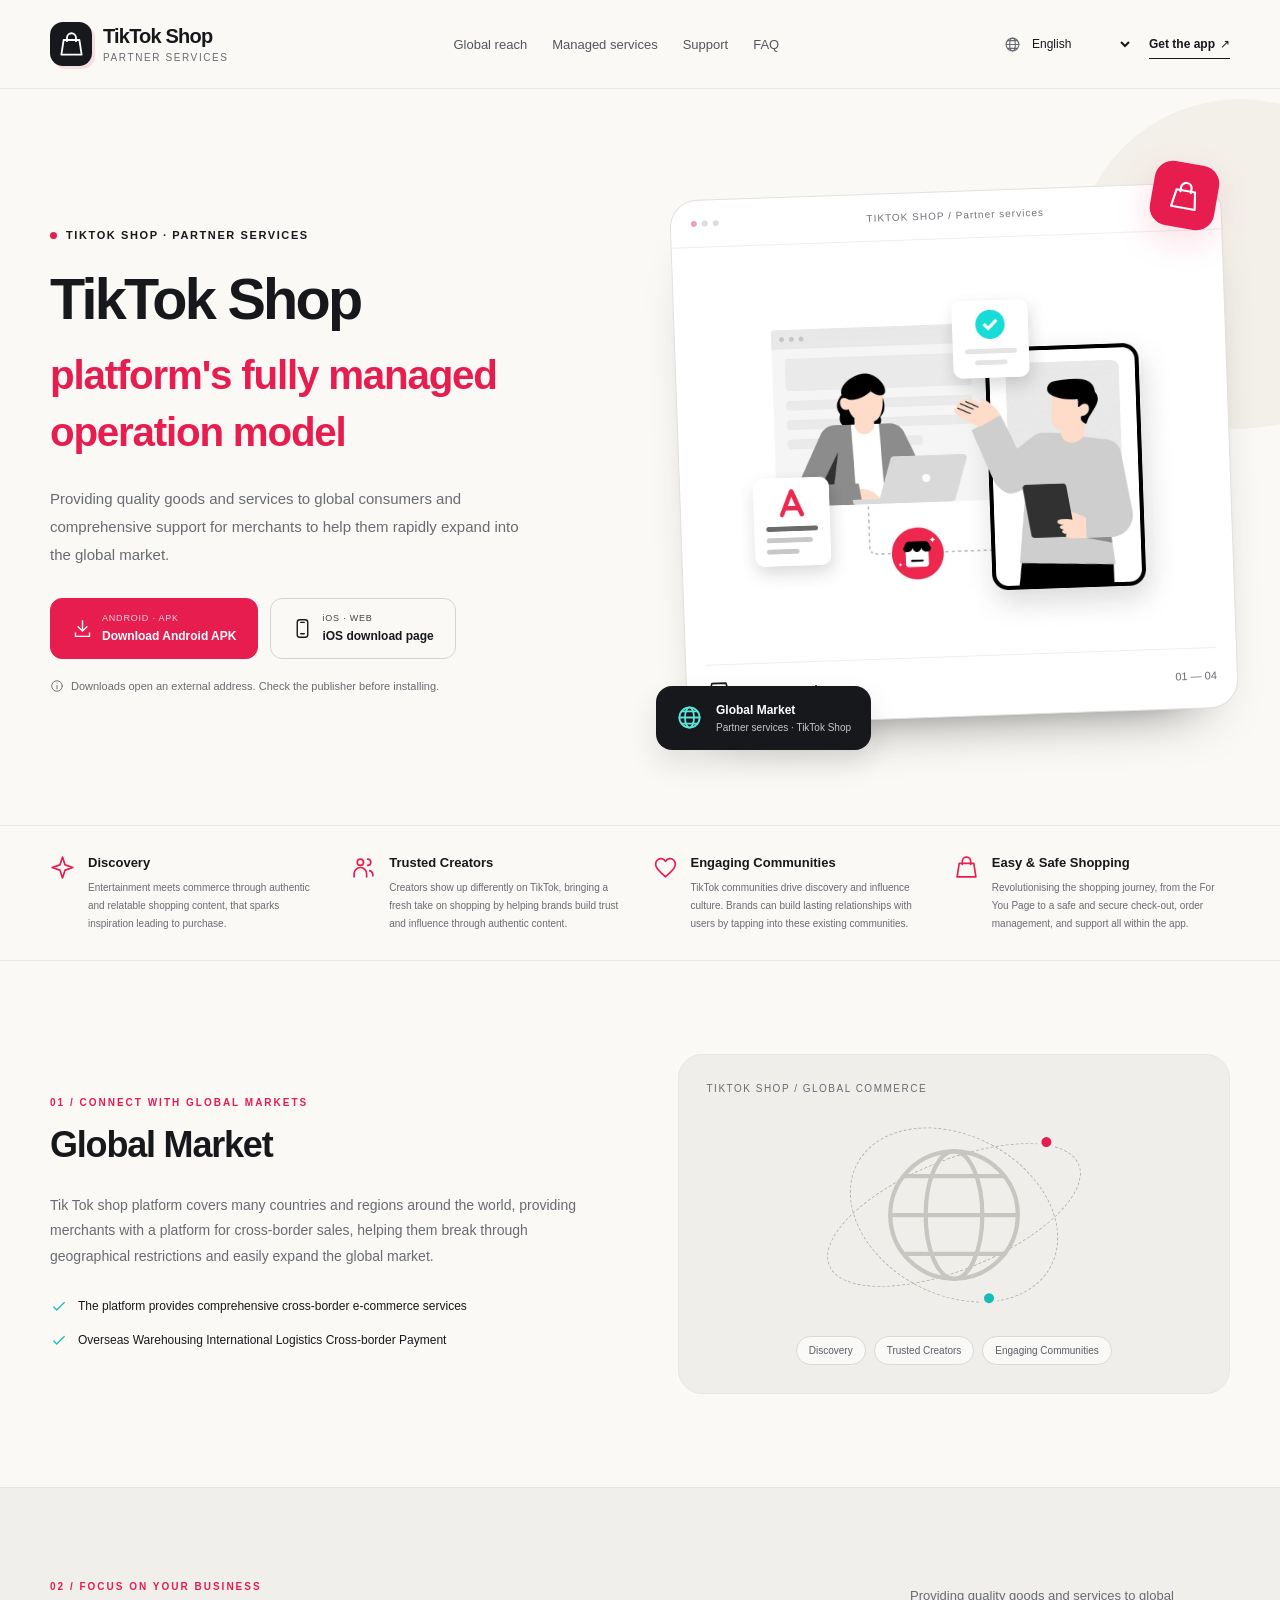
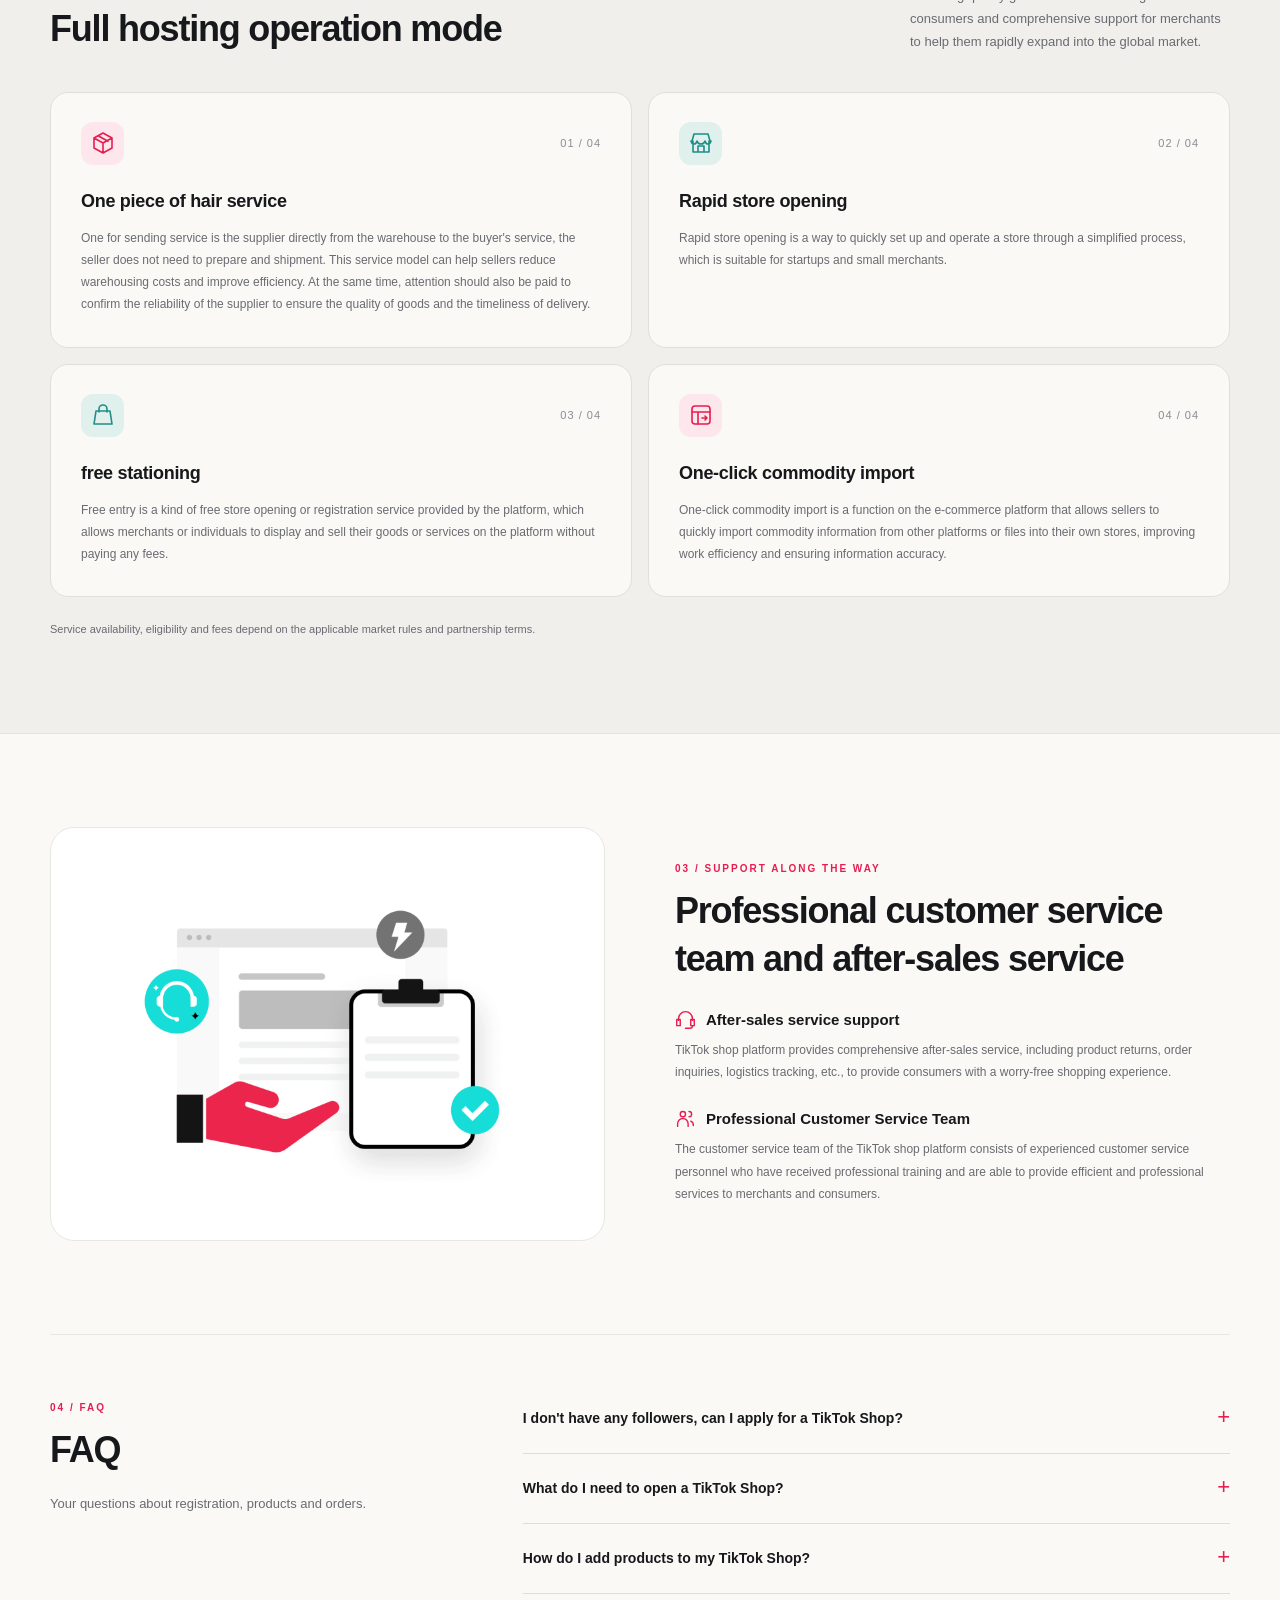
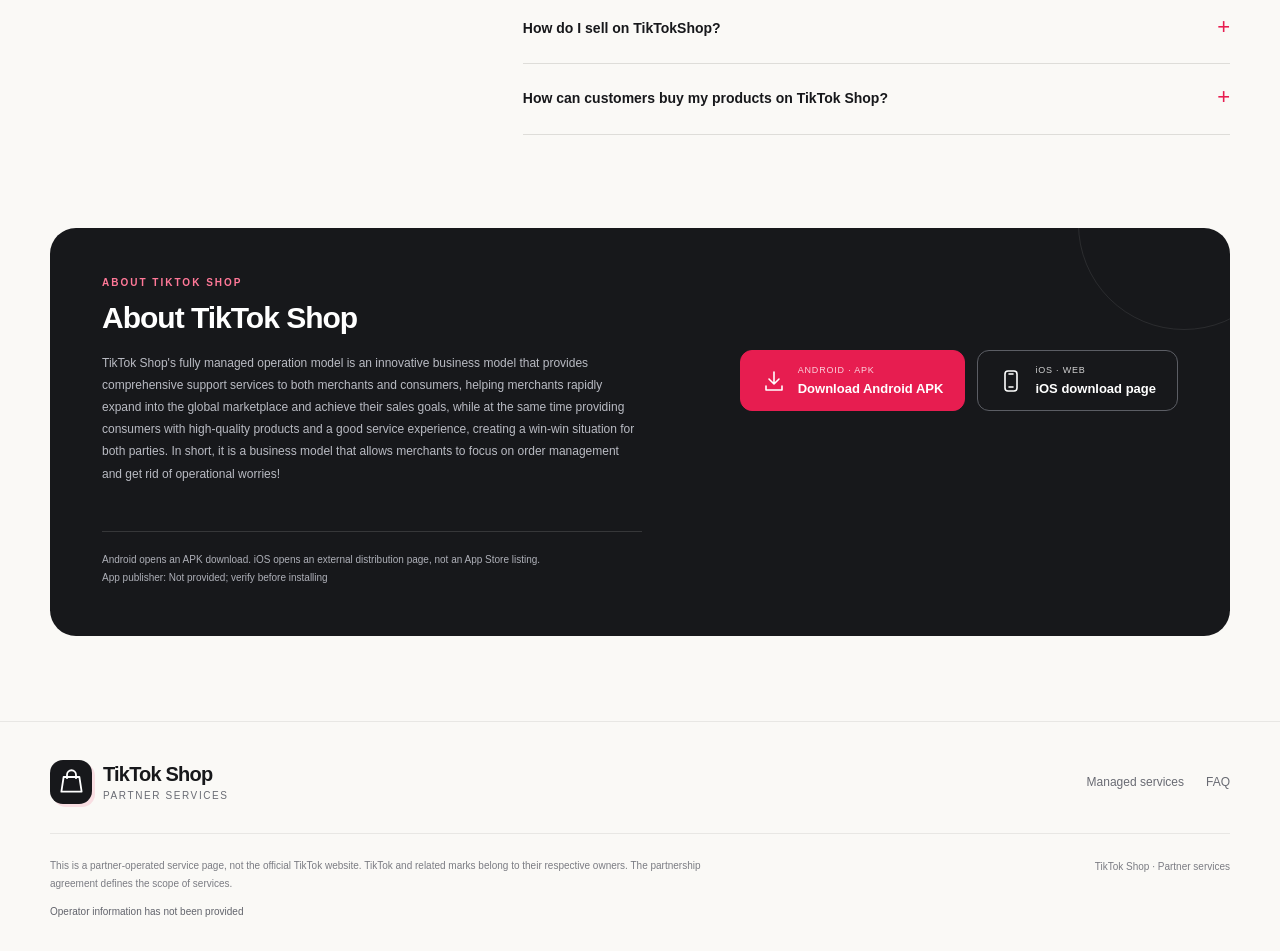
<file: index.html>
<!doctype html>
<html lang="en">
<head>
<meta charset="utf-8"><meta name="viewport" content="width=device-width, initial-scale=1">
<meta name="description" content="Providing quality goods and services to global consumers and comprehensive support for merchants to help them rapidly expand into the global market.">
<meta name="theme-color" content="#faf9f6"><title>TikTok Shop · Partner services</title>
<link rel="icon" href="assets/favicon.svg" type="image/svg+xml"><link rel="stylesheet" href="assets/site.css">
<script src="assets/config.js" defer></script><script src="assets/site.js" defer></script>
</head>
<body id="top">
<a class="skip" href="#main">Skip to content</a>
<header class="site-header"><div class="wrap header-inner"><a href="#top" class="brand"><span class="brand-icon"><svg aria-hidden="true" viewBox="0 0 24 24"><path d="M5 8h14l2 13H3L5 8Z"/><path d="M8 9V6a4 4 0 0 1 8 0v3"/></svg></span><span class="brand-name">TikTok Shop<span class="brand-caption">Partner services</span></span></a><nav class="nav" aria-label="Global reach"><a href="#global">Global reach</a><a href="#services">Managed services</a><a href="#support">Support</a><a href="#faq">FAQ</a></nav><div class="header-tools"><label class="language"><svg aria-hidden="true" viewBox="0 0 24 24"><circle cx="12" cy="12" r="9"/><ellipse cx="12" cy="12" rx="4" ry="9"/><path d="M3 12h18M5 6.5h14M5 17.5h14"/></svg><select id="language-select" aria-label="Choose language"><option value="index.html" selected>English</option><option value="cn.html" >简体中文</option><option value="fr.html" >Français</option><option value="de.html" >Deutsch</option><option value="it.html" >Italiano</option><option value="es.html" >Español</option><option value="ko.html" >한국어</option><option value="jp.html" >日本語</option><option value="ms.html" >Bahasa Melayu</option><option value="th.html" >ภาษาไทย</option></select></label><a class="small-link" href="#download">Get the app<span aria-hidden="true">↗</span></a></div></div></header>
<main id="main">
<section class="hero"><div class="hero-decoration" aria-hidden="true"></div><div class="wrap hero-grid"><div class="hero-copy reveal"><div class="eyebrow">TikTok Shop · Partner services</div><h1>TikTok Shop<span>platform&#x27;s fully managed operation model</span></h1><p>Providing quality goods and services to global consumers and comprehensive support for merchants to help them rapidly expand into the global market.</p><div class="download-actions"><button type="button" class="button primary" data-download="android"><svg aria-hidden="true" viewBox="0 0 24 24"><path d="M12 3v12m-5-5 5 5 5-5M4 17v4h16v-4"/></svg><span class="button-text"><small>ANDROID · APK</small>Download Android APK</span></button><button type="button" class="button light" data-download="ios"><svg aria-hidden="true" viewBox="0 0 24 24"><rect x="6" y="2" width="12" height="20" rx="3"/><path d="M10 18h4M10 5h4"/></svg><span class="button-text"><small>iOS · WEB</small>iOS download page</span></button></div><div class="hero-note"><svg aria-hidden="true" viewBox="0 0 24 24"><circle cx="12" cy="12" r="9"/><path d="M12 11v6m0-10v.01"/></svg><span>Downloads open an external address. Check the publisher before installing.</span></div></div><div class="hero-art reveal"><div class="art-frame"><div class="frame-toolbar"><span class="frame-dots" aria-hidden="true"><i></i><i></i><i></i></span><span>TIKTOK SHOP / Partner services</span><span aria-hidden="true">↗</span></div><img src="assets/commerce.png" alt="Managed services" width="1280" height="920" fetchpriority="high"><div class="art-foot"><svg aria-hidden="true" viewBox="0 0 24 24"><path d="M4 10v11h16V10M3 10l2-7h14l2 7M2 10c1 4 5 4 6 0 1 4 7 4 8 0 1 4 5 4 6 0M9 21v-6h6v6"/></svg><b>Managed services</b><span>01 — 04</span></div></div><div class="art-symbol" aria-hidden="true"><svg aria-hidden="true" viewBox="0 0 24 24"><path d="M5 8h14l2 13H3L5 8Z"/><path d="M8 9V6a4 4 0 0 1 8 0v3"/></svg></div><div class="floating-note"><svg aria-hidden="true" viewBox="0 0 24 24"><circle cx="12" cy="12" r="9"/><ellipse cx="12" cy="12" rx="4" ry="9"/><path d="M3 12h18M5 6.5h14M5 17.5h14"/></svg><div><strong>Global Market</strong><small>Partner services · TikTok Shop</small></div></div></div></div></section>
<div class="value-strip"><div class="wrap value-grid"><div class="value-item"><svg aria-hidden="true" viewBox="0 0 24 24"><path d="m12 2 2.5 7.5L22 12l-7.5 2.5L12 22l-2.5-7.5L2 12l7.5-2.5L12 2Z"/></svg><div><h3>Discovery</h3><p>Entertainment meets commerce through authentic and relatable shopping content, that sparks inspiration leading to purchase.</p></div></div><div class="value-item"><svg aria-hidden="true" viewBox="0 0 24 24"><circle cx="9" cy="7" r="3"/><path d="M3 21v-3a6 6 0 0 1 12 0v3M16 4a3 3 0 0 1 0 6m2 5a5 5 0 0 1 3 5"/></svg><div><h3>Trusted Creators</h3><p>Creators show up differently on TikTok, bringing a fresh take on shopping by helping brands build trust and influence through authentic content.</p></div></div><div class="value-item"><svg aria-hidden="true" viewBox="0 0 24 24"><path d="M20 5a5 5 0 0 0-8 1 5 5 0 0 0-8-1C-1 11 8 17 12 21c4-4 13-10 8-16Z"/></svg><div><h3>Engaging Communities</h3><p>TikTok communities drive discovery and influence culture. Brands can build lasting relationships with users by tapping into these existing communities.</p></div></div><div class="value-item"><svg aria-hidden="true" viewBox="0 0 24 24"><path d="M5 8h14l2 13H3L5 8Z"/><path d="M8 9V6a4 4 0 0 1 8 0v3"/></svg><div><h3>Easy &amp; Safe Shopping</h3><p>Revolutionising the shopping journey, from the For You Page to a safe and secure check-out, order management, and support all within the app.</p></div></div></div></div>
<section class="section" id="global"><div class="wrap global-grid"><div class="global-copy"><div class="section-kicker">01 / Connect with global markets</div><h2>Global Market</h2><p>Tik Tok shop platform covers many countries and regions around the world, providing merchants with a platform for cross-border sales, helping them break through geographical restrictions and easily expand the global market.</p><ul class="check-list"><li><svg aria-hidden="true" viewBox="0 0 24 24"><path d="m5 12 4 4L19 6"/></svg><span>The platform provides comprehensive cross-border e-commerce services</span></li><li><svg aria-hidden="true" viewBox="0 0 24 24"><path d="m5 12 4 4L19 6"/></svg><span>Overseas Warehousing International Logistics Cross-border Payment</span></li></ul></div><div class="global-visual"><span class="label">TIKTOK SHOP / GLOBAL COMMERCE</span><div class="world" aria-hidden="true"><div class="orbit"></div><div class="orbit two"></div><svg aria-hidden="true" viewBox="0 0 24 24"><circle cx="12" cy="12" r="9"/><ellipse cx="12" cy="12" rx="4" ry="9"/><path d="M3 12h18M5 6.5h14M5 17.5h14"/></svg></div><div class="global-pills"><span>Discovery</span><span>Trusted Creators</span><span>Engaging Communities</span></div></div></div></section>
<section class="section services" id="services"><div class="wrap"><div class="section-head"><div><div class="section-kicker">02 / Focus on your business</div><h2>Full hosting operation mode</h2></div><p>Providing quality goods and services to global consumers and comprehensive support for merchants to help them rapidly expand into the global market.</p></div><div class="service-grid"><article class="service-card"><div class="card-top"><span class="card-icon"><svg aria-hidden="true" viewBox="0 0 24 24"><path d="m3 7 9-5 9 5v10l-9 5-9-5V7Zm0 0 9 5 9-5M12 12v10M7 4.8l10 5.5"/></svg></span><span class="card-number">01 / 04</span></div><h3>One piece of hair service</h3><p>One for sending service is the supplier directly from the warehouse to the buyer&#x27;s service, the seller does not need to prepare and shipment. This service model can help sellers reduce warehousing costs and improve efficiency. At the same time, attention should also be paid to confirm the reliability of the supplier to ensure the quality of goods and the timeliness of delivery.</p></article><article class="service-card"><div class="card-top"><span class="card-icon"><svg aria-hidden="true" viewBox="0 0 24 24"><path d="M4 10v11h16V10M3 10l2-7h14l2 7M2 10c1 4 5 4 6 0 1 4 7 4 8 0 1 4 5 4 6 0M9 21v-6h6v6"/></svg></span><span class="card-number">02 / 04</span></div><h3>Rapid store opening</h3><p>Rapid store opening is a way to quickly set up and operate a store through a simplified process, which is suitable for startups and small merchants.</p></article><article class="service-card"><div class="card-top"><span class="card-icon"><svg aria-hidden="true" viewBox="0 0 24 24"><path d="M5 8h14l2 13H3L5 8Z"/><path d="M8 9V6a4 4 0 0 1 8 0v3"/></svg></span><span class="card-number">03 / 04</span></div><h3>free stationing</h3><p>Free entry is a kind of free store opening or registration service provided by the platform, which allows merchants or individuals to display and sell their goods or services on the platform without paying any fees.</p></article><article class="service-card"><div class="card-top"><span class="card-icon"><svg aria-hidden="true" viewBox="0 0 24 24"><rect x="3" y="3" width="18" height="18" rx="3"/><path d="M3 9h18M9 9v12m4-6h5m-2-2 2 2-2 2"/></svg></span><span class="card-number">04 / 04</span></div><h3>One-click commodity import</h3><p>One-click commodity import is a function on the e-commerce platform that allows sellers to quickly import commodity information from other platforms or files into their own stores, improving work efficiency and ensuring information accuracy.</p></article></div><p class="service-note">Service availability, eligibility and fees depend on the applicable market rules and partnership terms.</p></div></section>
<section class="section" id="support"><div class="wrap support-grid"><div class="support-art"><img src="assets/support.png" alt="Support" width="1536" height="1075" loading="lazy"></div><div class="support-copy"><div class="section-kicker">03 / Support along the way</div><h2>Professional customer service team and after-sales service</h2><div class="support-title"><svg aria-hidden="true" viewBox="0 0 24 24"><path d="M4 13v-2a8 8 0 0 1 16 0v2M4 12H2v7h4v-7H4Zm16 0h2v7h-4v-7h2Zm0 7a3 3 0 0 1-3 3h-5"/></svg><h3>After-sales service support</h3></div><p class="support-detail">TikTok shop platform provides comprehensive after-sales service, including product returns, order inquiries, logistics tracking, etc., to provide consumers with a worry-free shopping experience.</p><div class="support-title"><svg aria-hidden="true" viewBox="0 0 24 24"><circle cx="9" cy="7" r="3"/><path d="M3 21v-3a6 6 0 0 1 12 0v3M16 4a3 3 0 0 1 0 6m2 5a5 5 0 0 1 3 5"/></svg><h3>Professional Customer Service Team</h3></div><p class="support-detail">The customer service team of the TikTok shop platform consists of experienced customer service personnel who have received professional training and are able to provide efficient and professional services to merchants and consumers.</p></div></div></section>
<section class="section faq-section" id="faq"><div class="wrap faq-layout"><div class="faq-intro"><div class="section-kicker">04 / FAQ</div><h2>FAQ</h2><p>Your questions about registration, products and orders.</p></div><div class="faq-list"><details><summary>I don&#x27;t have any followers, can I apply for a TikTok Shop?</summary><p>No problem at all, contact tiktok mall customer service and they will provide you with detailed instructions.</p></details><details><summary>What do I need to open a TikTok Shop?</summary><p>You will need a TikTok account or phone/email Go to Registration to sign up Enter your personal/business information Select your business type and submit Wait for your application to be reviewed for approval</p></details><details><summary>How do I add products to my TikTok Shop?</summary><p>After successfully registering as a seller in TikTok Shop, you can upload or select product information in the Seller Center.</p></details><details><summary>How do I sell on TikTokShop?</summary><p>1、Discounts, vouchers, free shipping promotion/subsidies, incentive programmes 2、Go LIVE, Create Shoppable Videos, Product showcase 3、Get insights on products and sales performance in seller centre: reviews, analytics dashboard</p></details><details><summary>How can customers buy my products on TikTok Shop?</summary><p>LIVE streams, short videos, showcase tab Click on product and add to basket Manage orders, order tracking, shipping, returns, and payment methods all within seller centre</p></details></div></div></section>
<section class="download-section" id="download"><div class="wrap"><div class="download-panel"><div><div class="section-kicker">About TikTok Shop</div><h2>About TikTok Shop</h2><p>TikTok Shop&#x27;s fully managed operation model is an innovative business model that provides comprehensive support services to both merchants and consumers, helping merchants rapidly expand into the global marketplace and achieve their sales goals, while at the same time providing consumers with high-quality products and a good service experience, creating a win-win situation for both parties. In short, it is a business model that allows merchants to focus on order management and get rid of operational worries!</p></div><div class="download-actions"><button type="button" class="button primary" data-download="android"><svg aria-hidden="true" viewBox="0 0 24 24"><path d="M12 3v12m-5-5 5 5 5-5M4 17v4h16v-4"/></svg><span class="button-text"><small>ANDROID · APK</small>Download Android APK</span></button><button type="button" class="button light" data-download="ios"><svg aria-hidden="true" viewBox="0 0 24 24"><rect x="6" y="2" width="12" height="20" rx="3"/><path d="M10 18h4M10 5h4"/></svg><span class="button-text"><small>iOS · WEB</small>iOS download page</span></button></div><p class="download-context">Android opens an APK download. iOS opens an external distribution page, not an App Store listing.<br><span id="publisher-text"></span></p></div></div></section>
</main>
<footer class="footer"><div class="wrap"><div class="footer-main"><a href="#top" class="brand"><span class="brand-icon"><svg aria-hidden="true" viewBox="0 0 24 24"><path d="M5 8h14l2 13H3L5 8Z"/><path d="M8 9V6a4 4 0 0 1 8 0v3"/></svg></span><span class="brand-name">TikTok Shop<span class="brand-caption">Partner services</span></span></a><nav class="footer-links" aria-label="About TikTok Shop"><a href="#services">Managed services</a><a href="#faq">FAQ</a><a id="relationship-link" target="_blank" rel="noopener noreferrer" hidden>Partnership information</a><a id="privacy-link" target="_blank" rel="noopener noreferrer" hidden>Privacy policy</a></nav></div><div class="footer-bottom"><div><p>This is a partner-operated service page, not the official TikTok website. TikTok and related marks belong to their respective owners. The partnership agreement defines the scope of services.</p><div class="operator"><span id="operator-name">Operator information has not been provided</span> <a id="operator-email" hidden></a></div></div><span class="copyright">TikTok Shop · Partner services</span></div></div></footer>
<div class="mobile-bar"><div><strong>TikTok Shop</strong><small>Partner services</small></div><a class="button primary" href="#download">Get the app<svg aria-hidden="true" viewBox="0 0 24 24"><path d="M5 12h14M13 6l6 6-6 6"/></svg></a></div>
<div id="site-messages" data-android-title="Download Android APK" data-ios-title="iOS download page" data-publisher="App publisher" data-publisher-unknown="Not provided; verify before installing" data-operator-unknown="Operator information has not been provided" data-unavailable="Download address unavailable" hidden></div>
</body></html>
</file>
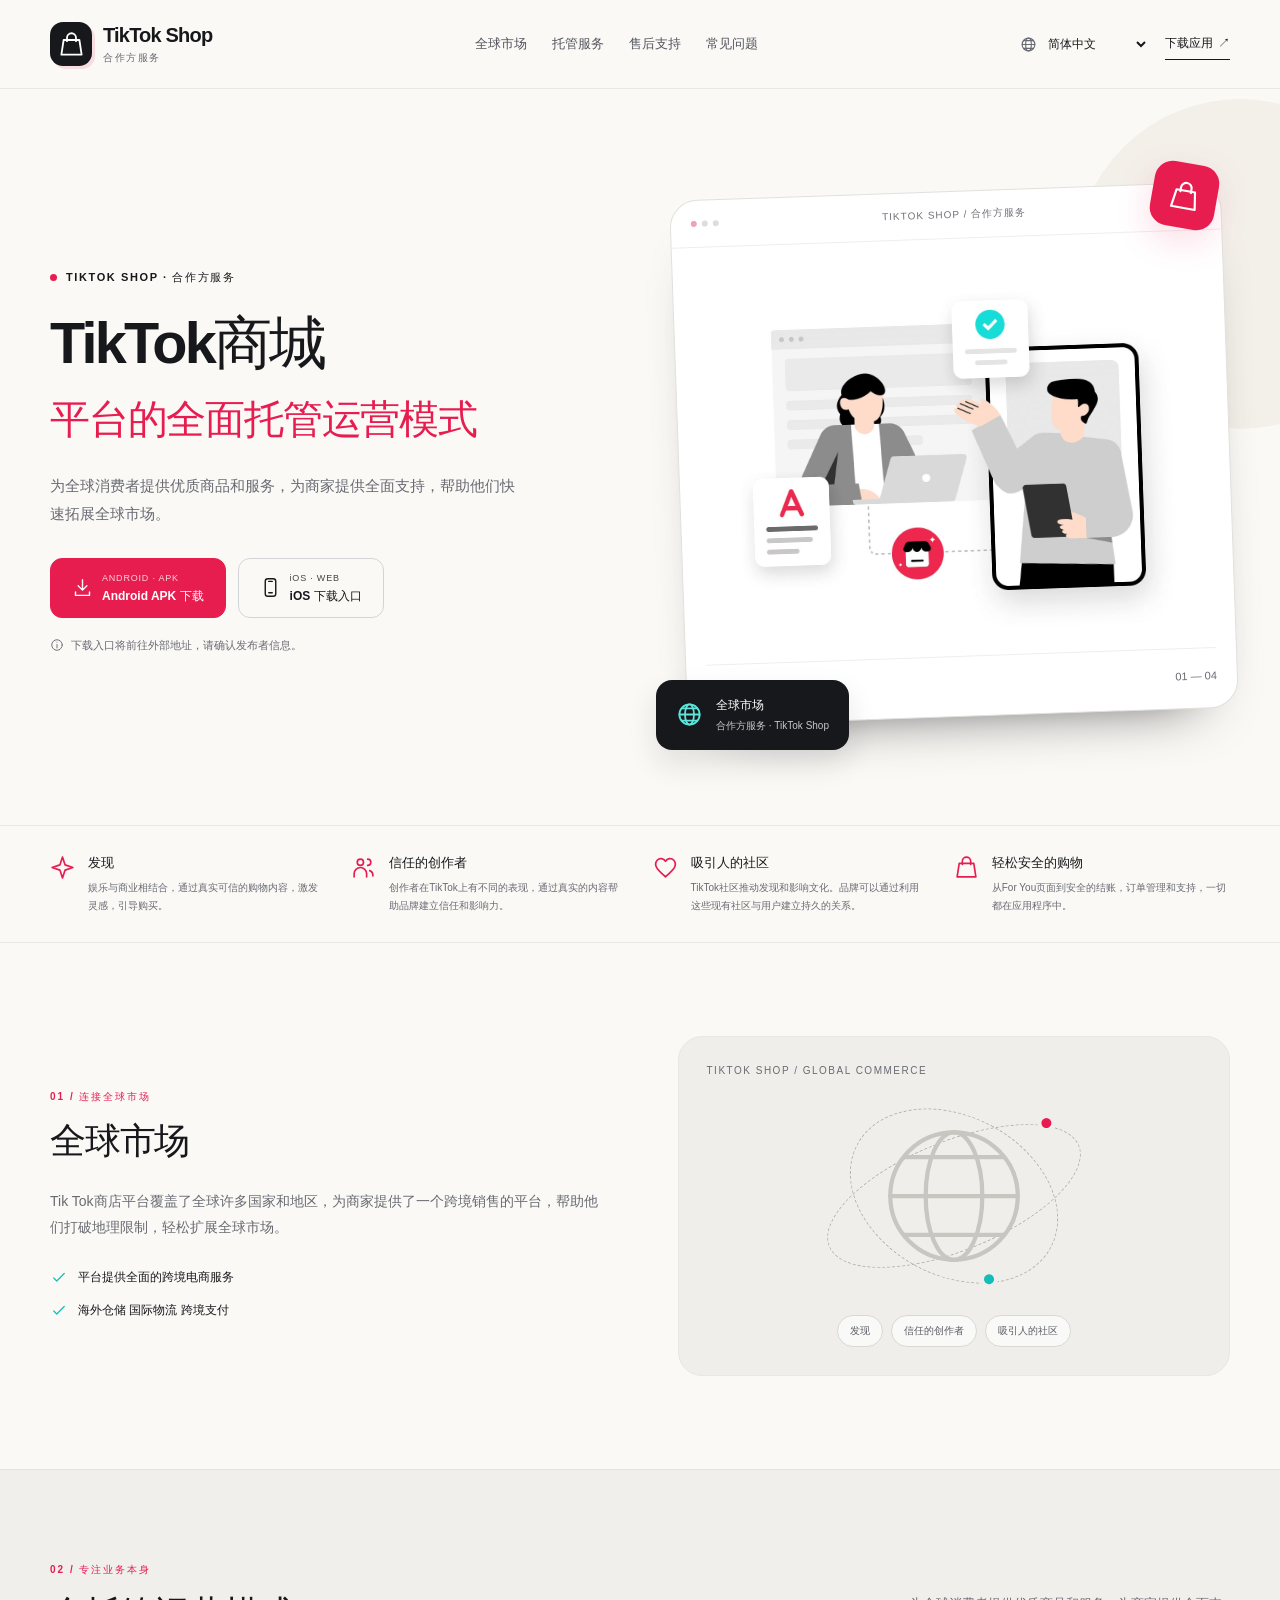
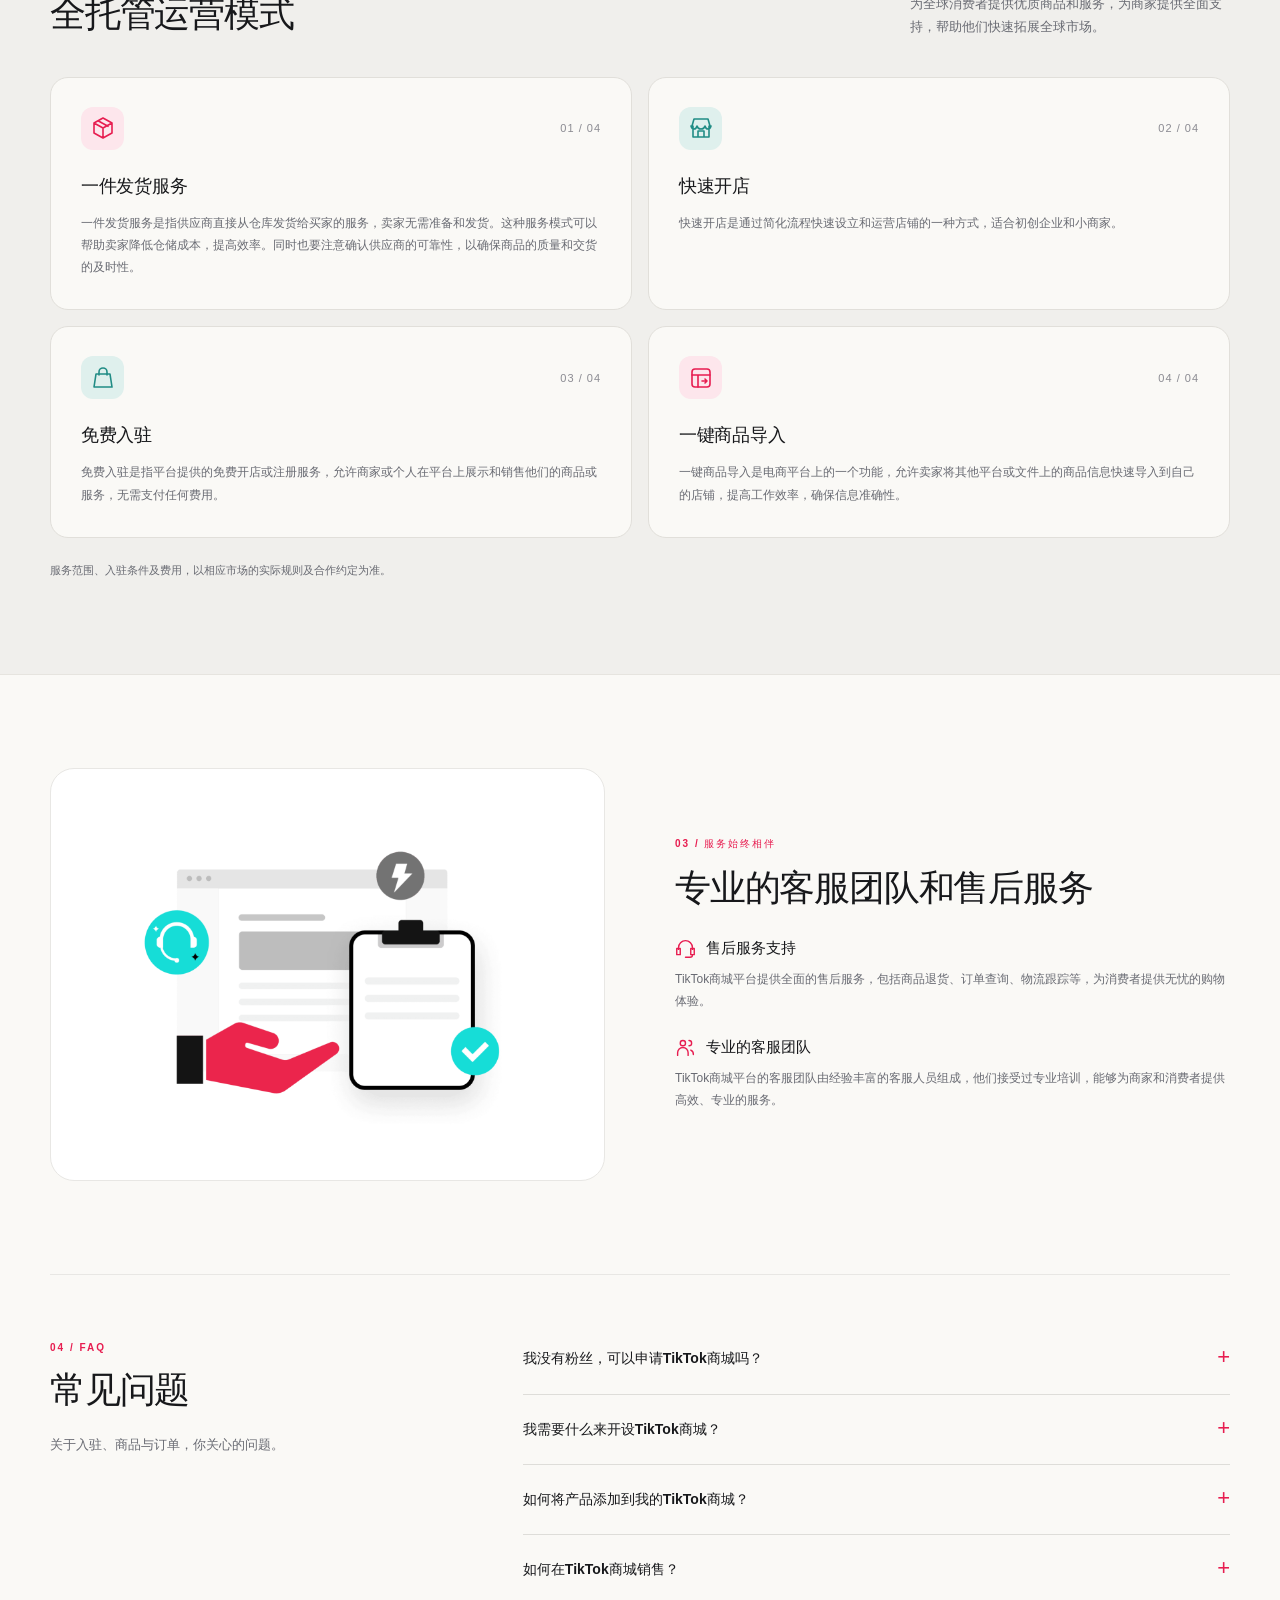
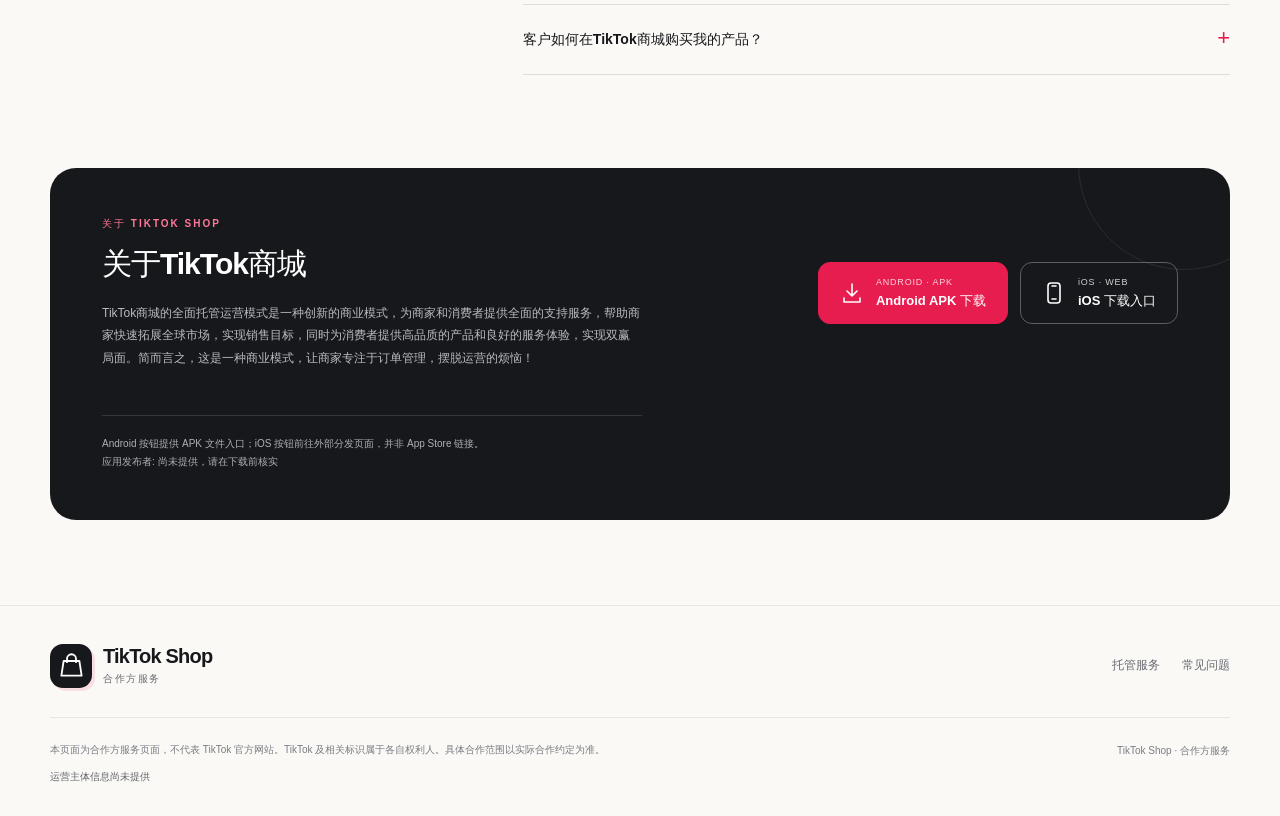
<file: cn.html>
<!doctype html>
<html lang="zh-CN">
<head>
<meta charset="utf-8"><meta name="viewport" content="width=device-width, initial-scale=1">
<meta name="description" content="为全球消费者提供优质商品和服务，为商家提供全面支持，帮助他们快速拓展全球市场。">
<meta name="theme-color" content="#faf9f6"><title>TikTok Shop · 合作方服务</title>
<link rel="icon" href="assets/favicon.svg" type="image/svg+xml"><link rel="stylesheet" href="assets/site.css">
<script src="assets/config.js" defer></script><script src="assets/site.js" defer></script>
</head>
<body id="top">
<a class="skip" href="#main">跳到主要内容</a>
<header class="site-header"><div class="wrap header-inner"><a href="#top" class="brand"><span class="brand-icon"><svg aria-hidden="true" viewBox="0 0 24 24"><path d="M5 8h14l2 13H3L5 8Z"/><path d="M8 9V6a4 4 0 0 1 8 0v3"/></svg></span><span class="brand-name">TikTok Shop<span class="brand-caption">合作方服务</span></span></a><nav class="nav" aria-label="全球市场"><a href="#global">全球市场</a><a href="#services">托管服务</a><a href="#support">售后支持</a><a href="#faq">常见问题</a></nav><div class="header-tools"><label class="language"><svg aria-hidden="true" viewBox="0 0 24 24"><circle cx="12" cy="12" r="9"/><ellipse cx="12" cy="12" rx="4" ry="9"/><path d="M3 12h18M5 6.5h14M5 17.5h14"/></svg><select id="language-select" aria-label="选择语言"><option value="index.html" >English</option><option value="cn.html" selected>简体中文</option><option value="fr.html" >Français</option><option value="de.html" >Deutsch</option><option value="it.html" >Italiano</option><option value="es.html" >Español</option><option value="ko.html" >한국어</option><option value="jp.html" >日本語</option><option value="ms.html" >Bahasa Melayu</option><option value="th.html" >ภาษาไทย</option></select></label><a class="small-link" href="#download">下载应用<span aria-hidden="true">↗</span></a></div></div></header>
<main id="main">
<section class="hero"><div class="hero-decoration" aria-hidden="true"></div><div class="wrap hero-grid"><div class="hero-copy reveal"><div class="eyebrow">TikTok Shop · 合作方服务</div><h1>TikTok商城<span>平台的全面托管运营模式</span></h1><p>为全球消费者提供优质商品和服务，为商家提供全面支持，帮助他们快速拓展全球市场。</p><div class="download-actions"><button type="button" class="button primary" data-download="android"><svg aria-hidden="true" viewBox="0 0 24 24"><path d="M12 3v12m-5-5 5 5 5-5M4 17v4h16v-4"/></svg><span class="button-text"><small>ANDROID · APK</small>Android APK 下载</span></button><button type="button" class="button light" data-download="ios"><svg aria-hidden="true" viewBox="0 0 24 24"><rect x="6" y="2" width="12" height="20" rx="3"/><path d="M10 18h4M10 5h4"/></svg><span class="button-text"><small>iOS · WEB</small>iOS 下载入口</span></button></div><div class="hero-note"><svg aria-hidden="true" viewBox="0 0 24 24"><circle cx="12" cy="12" r="9"/><path d="M12 11v6m0-10v.01"/></svg><span>下载入口将前往外部地址，请确认发布者信息。</span></div></div><div class="hero-art reveal"><div class="art-frame"><div class="frame-toolbar"><span class="frame-dots" aria-hidden="true"><i></i><i></i><i></i></span><span>TIKTOK SHOP / 合作方服务</span><span aria-hidden="true">↗</span></div><img src="assets/commerce.png" alt="托管服务" width="1280" height="920" fetchpriority="high"><div class="art-foot"><svg aria-hidden="true" viewBox="0 0 24 24"><path d="M4 10v11h16V10M3 10l2-7h14l2 7M2 10c1 4 5 4 6 0 1 4 7 4 8 0 1 4 5 4 6 0M9 21v-6h6v6"/></svg><b>托管服务</b><span>01 — 04</span></div></div><div class="art-symbol" aria-hidden="true"><svg aria-hidden="true" viewBox="0 0 24 24"><path d="M5 8h14l2 13H3L5 8Z"/><path d="M8 9V6a4 4 0 0 1 8 0v3"/></svg></div><div class="floating-note"><svg aria-hidden="true" viewBox="0 0 24 24"><circle cx="12" cy="12" r="9"/><ellipse cx="12" cy="12" rx="4" ry="9"/><path d="M3 12h18M5 6.5h14M5 17.5h14"/></svg><div><strong>全球市场</strong><small>合作方服务 · TikTok Shop</small></div></div></div></div></section>
<div class="value-strip"><div class="wrap value-grid"><div class="value-item"><svg aria-hidden="true" viewBox="0 0 24 24"><path d="m12 2 2.5 7.5L22 12l-7.5 2.5L12 22l-2.5-7.5L2 12l7.5-2.5L12 2Z"/></svg><div><h3>发现</h3><p>娱乐与商业相结合，通过真实可信的购物内容，激发灵感，引导购买。</p></div></div><div class="value-item"><svg aria-hidden="true" viewBox="0 0 24 24"><circle cx="9" cy="7" r="3"/><path d="M3 21v-3a6 6 0 0 1 12 0v3M16 4a3 3 0 0 1 0 6m2 5a5 5 0 0 1 3 5"/></svg><div><h3>信任的创作者</h3><p>创作者在TikTok上有不同的表现，通过真实的内容帮助品牌建立信任和影响力。</p></div></div><div class="value-item"><svg aria-hidden="true" viewBox="0 0 24 24"><path d="M20 5a5 5 0 0 0-8 1 5 5 0 0 0-8-1C-1 11 8 17 12 21c4-4 13-10 8-16Z"/></svg><div><h3>吸引人的社区</h3><p>TikTok社区推动发现和影响文化。品牌可以通过利用这些现有社区与用户建立持久的关系。</p></div></div><div class="value-item"><svg aria-hidden="true" viewBox="0 0 24 24"><path d="M5 8h14l2 13H3L5 8Z"/><path d="M8 9V6a4 4 0 0 1 8 0v3"/></svg><div><h3>轻松安全的购物</h3><p>从For You页面到安全的结账，订单管理和支持，一切都在应用程序中。</p></div></div></div></div>
<section class="section" id="global"><div class="wrap global-grid"><div class="global-copy"><div class="section-kicker">01 / 连接全球市场</div><h2>全球市场</h2><p>Tik Tok商店平台覆盖了全球许多国家和地区，为商家提供了一个跨境销售的平台，帮助他们打破地理限制，轻松扩展全球市场。</p><ul class="check-list"><li><svg aria-hidden="true" viewBox="0 0 24 24"><path d="m5 12 4 4L19 6"/></svg><span>平台提供全面的跨境电商服务</span></li><li><svg aria-hidden="true" viewBox="0 0 24 24"><path d="m5 12 4 4L19 6"/></svg><span>海外仓储 国际物流 跨境支付</span></li></ul></div><div class="global-visual"><span class="label">TIKTOK SHOP / GLOBAL COMMERCE</span><div class="world" aria-hidden="true"><div class="orbit"></div><div class="orbit two"></div><svg aria-hidden="true" viewBox="0 0 24 24"><circle cx="12" cy="12" r="9"/><ellipse cx="12" cy="12" rx="4" ry="9"/><path d="M3 12h18M5 6.5h14M5 17.5h14"/></svg></div><div class="global-pills"><span>发现</span><span>信任的创作者</span><span>吸引人的社区</span></div></div></div></section>
<section class="section services" id="services"><div class="wrap"><div class="section-head"><div><div class="section-kicker">02 / 专注业务本身</div><h2>全托管运营模式</h2></div><p>为全球消费者提供优质商品和服务，为商家提供全面支持，帮助他们快速拓展全球市场。</p></div><div class="service-grid"><article class="service-card"><div class="card-top"><span class="card-icon"><svg aria-hidden="true" viewBox="0 0 24 24"><path d="m3 7 9-5 9 5v10l-9 5-9-5V7Zm0 0 9 5 9-5M12 12v10M7 4.8l10 5.5"/></svg></span><span class="card-number">01 / 04</span></div><h3>一件发货服务</h3><p>一件发货服务是指供应商直接从仓库发货给买家的服务，卖家无需准备和发货。这种服务模式可以帮助卖家降低仓储成本，提高效率。同时也要注意确认供应商的可靠性，以确保商品的质量和交货的及时性。</p></article><article class="service-card"><div class="card-top"><span class="card-icon"><svg aria-hidden="true" viewBox="0 0 24 24"><path d="M4 10v11h16V10M3 10l2-7h14l2 7M2 10c1 4 5 4 6 0 1 4 7 4 8 0 1 4 5 4 6 0M9 21v-6h6v6"/></svg></span><span class="card-number">02 / 04</span></div><h3>快速开店</h3><p>快速开店是通过简化流程快速设立和运营店铺的一种方式，适合初创企业和小商家。</p></article><article class="service-card"><div class="card-top"><span class="card-icon"><svg aria-hidden="true" viewBox="0 0 24 24"><path d="M5 8h14l2 13H3L5 8Z"/><path d="M8 9V6a4 4 0 0 1 8 0v3"/></svg></span><span class="card-number">03 / 04</span></div><h3>免费入驻</h3><p>免费入驻是指平台提供的免费开店或注册服务，允许商家或个人在平台上展示和销售他们的商品或服务，无需支付任何费用。</p></article><article class="service-card"><div class="card-top"><span class="card-icon"><svg aria-hidden="true" viewBox="0 0 24 24"><rect x="3" y="3" width="18" height="18" rx="3"/><path d="M3 9h18M9 9v12m4-6h5m-2-2 2 2-2 2"/></svg></span><span class="card-number">04 / 04</span></div><h3>一键商品导入</h3><p>一键商品导入是电商平台上的一个功能，允许卖家将其他平台或文件上的商品信息快速导入到自己的店铺，提高工作效率，确保信息准确性。</p></article></div><p class="service-note">服务范围、入驻条件及费用，以相应市场的实际规则及合作约定为准。</p></div></section>
<section class="section" id="support"><div class="wrap support-grid"><div class="support-art"><img src="assets/support.png" alt="售后支持" width="1536" height="1075" loading="lazy"></div><div class="support-copy"><div class="section-kicker">03 / 服务始终相伴</div><h2>专业的客服团队和售后服务</h2><div class="support-title"><svg aria-hidden="true" viewBox="0 0 24 24"><path d="M4 13v-2a8 8 0 0 1 16 0v2M4 12H2v7h4v-7H4Zm16 0h2v7h-4v-7h2Zm0 7a3 3 0 0 1-3 3h-5"/></svg><h3>售后服务支持</h3></div><p class="support-detail">TikTok商城平台提供全面的售后服务，包括商品退货、订单查询、物流跟踪等，为消费者提供无忧的购物体验。</p><div class="support-title"><svg aria-hidden="true" viewBox="0 0 24 24"><circle cx="9" cy="7" r="3"/><path d="M3 21v-3a6 6 0 0 1 12 0v3M16 4a3 3 0 0 1 0 6m2 5a5 5 0 0 1 3 5"/></svg><h3>专业的客服团队</h3></div><p class="support-detail">TikTok商城平台的客服团队由经验丰富的客服人员组成，他们接受过专业培训，能够为商家和消费者提供高效、专业的服务。</p></div></div></section>
<section class="section faq-section" id="faq"><div class="wrap faq-layout"><div class="faq-intro"><div class="section-kicker">04 / FAQ</div><h2>常见问题</h2><p>关于入驻、商品与订单，你关心的问题。</p></div><div class="faq-list"><details><summary>我没有粉丝，可以申请TikTok商城吗？</summary><p>完全没有问题，联系TikTok商城客服，他们会为您提供详细的说明。</p></details><details><summary>我需要什么来开设TikTok商城？</summary><p>您需要一个TikTok账户或电话/电子邮件 进入注册进行注册 输入您的个人/商业信息 选择您的业务类型并提交 等待您的申请审核通过</p></details><details><summary>如何将产品添加到我的TikTok商城？</summary><p>成功注册为TikTok商家后，您可以在商家中心上传或选择产品信息。</p></details><details><summary>如何在TikTok商城销售？</summary><p>1、折扣、代金券、免费送货促销/补贴、激励计划 2、直播，创建可购买的视频，产品展示 3、在商家中心了解产品和销售业绩：评论、分析仪表板</p></details><details><summary>客户如何在TikTok商城购买我的产品？</summary><p>直播、短视频、展示标签 点击产品并加入购物车 在商家中心内管理订单、订单跟踪、发货、退货和付款方式</p></details></div></div></section>
<section class="download-section" id="download"><div class="wrap"><div class="download-panel"><div><div class="section-kicker">关于 TikTok Shop</div><h2>关于TikTok商城</h2><p>TikTok商城的全面托管运营模式是一种创新的商业模式，为商家和消费者提供全面的支持服务，帮助商家快速拓展全球市场，实现销售目标，同时为消费者提供高品质的产品和良好的服务体验，实现双赢局面。简而言之，这是一种商业模式，让商家专注于订单管理，摆脱运营的烦恼！</p></div><div class="download-actions"><button type="button" class="button primary" data-download="android"><svg aria-hidden="true" viewBox="0 0 24 24"><path d="M12 3v12m-5-5 5 5 5-5M4 17v4h16v-4"/></svg><span class="button-text"><small>ANDROID · APK</small>Android APK 下载</span></button><button type="button" class="button light" data-download="ios"><svg aria-hidden="true" viewBox="0 0 24 24"><rect x="6" y="2" width="12" height="20" rx="3"/><path d="M10 18h4M10 5h4"/></svg><span class="button-text"><small>iOS · WEB</small>iOS 下载入口</span></button></div><p class="download-context">Android 按钮提供 APK 文件入口；iOS 按钮前往外部分发页面，并非 App Store 链接。<br><span id="publisher-text"></span></p></div></div></section>
</main>
<footer class="footer"><div class="wrap"><div class="footer-main"><a href="#top" class="brand"><span class="brand-icon"><svg aria-hidden="true" viewBox="0 0 24 24"><path d="M5 8h14l2 13H3L5 8Z"/><path d="M8 9V6a4 4 0 0 1 8 0v3"/></svg></span><span class="brand-name">TikTok Shop<span class="brand-caption">合作方服务</span></span></a><nav class="footer-links" aria-label="关于 TikTok Shop"><a href="#services">托管服务</a><a href="#faq">常见问题</a><a id="relationship-link" target="_blank" rel="noopener noreferrer" hidden>合作关系说明</a><a id="privacy-link" target="_blank" rel="noopener noreferrer" hidden>隐私政策</a></nav></div><div class="footer-bottom"><div><p>本页面为合作方服务页面，不代表 TikTok 官方网站。TikTok 及相关标识属于各自权利人。具体合作范围以实际合作约定为准。</p><div class="operator"><span id="operator-name">运营主体信息尚未提供</span> <a id="operator-email" hidden></a></div></div><span class="copyright">TikTok Shop · 合作方服务</span></div></div></footer>
<div class="mobile-bar"><div><strong>TikTok Shop</strong><small>合作方服务</small></div><a class="button primary" href="#download">下载应用<svg aria-hidden="true" viewBox="0 0 24 24"><path d="M5 12h14M13 6l6 6-6 6"/></svg></a></div>
<div id="site-messages" data-android-title="Android APK 下载" data-ios-title="iOS 下载入口" data-publisher="应用发布者" data-publisher-unknown="尚未提供，请在下载前核实" data-operator-unknown="运营主体信息尚未提供" data-unavailable="下载地址暂不可用" hidden></div>
</body></html>
</file>
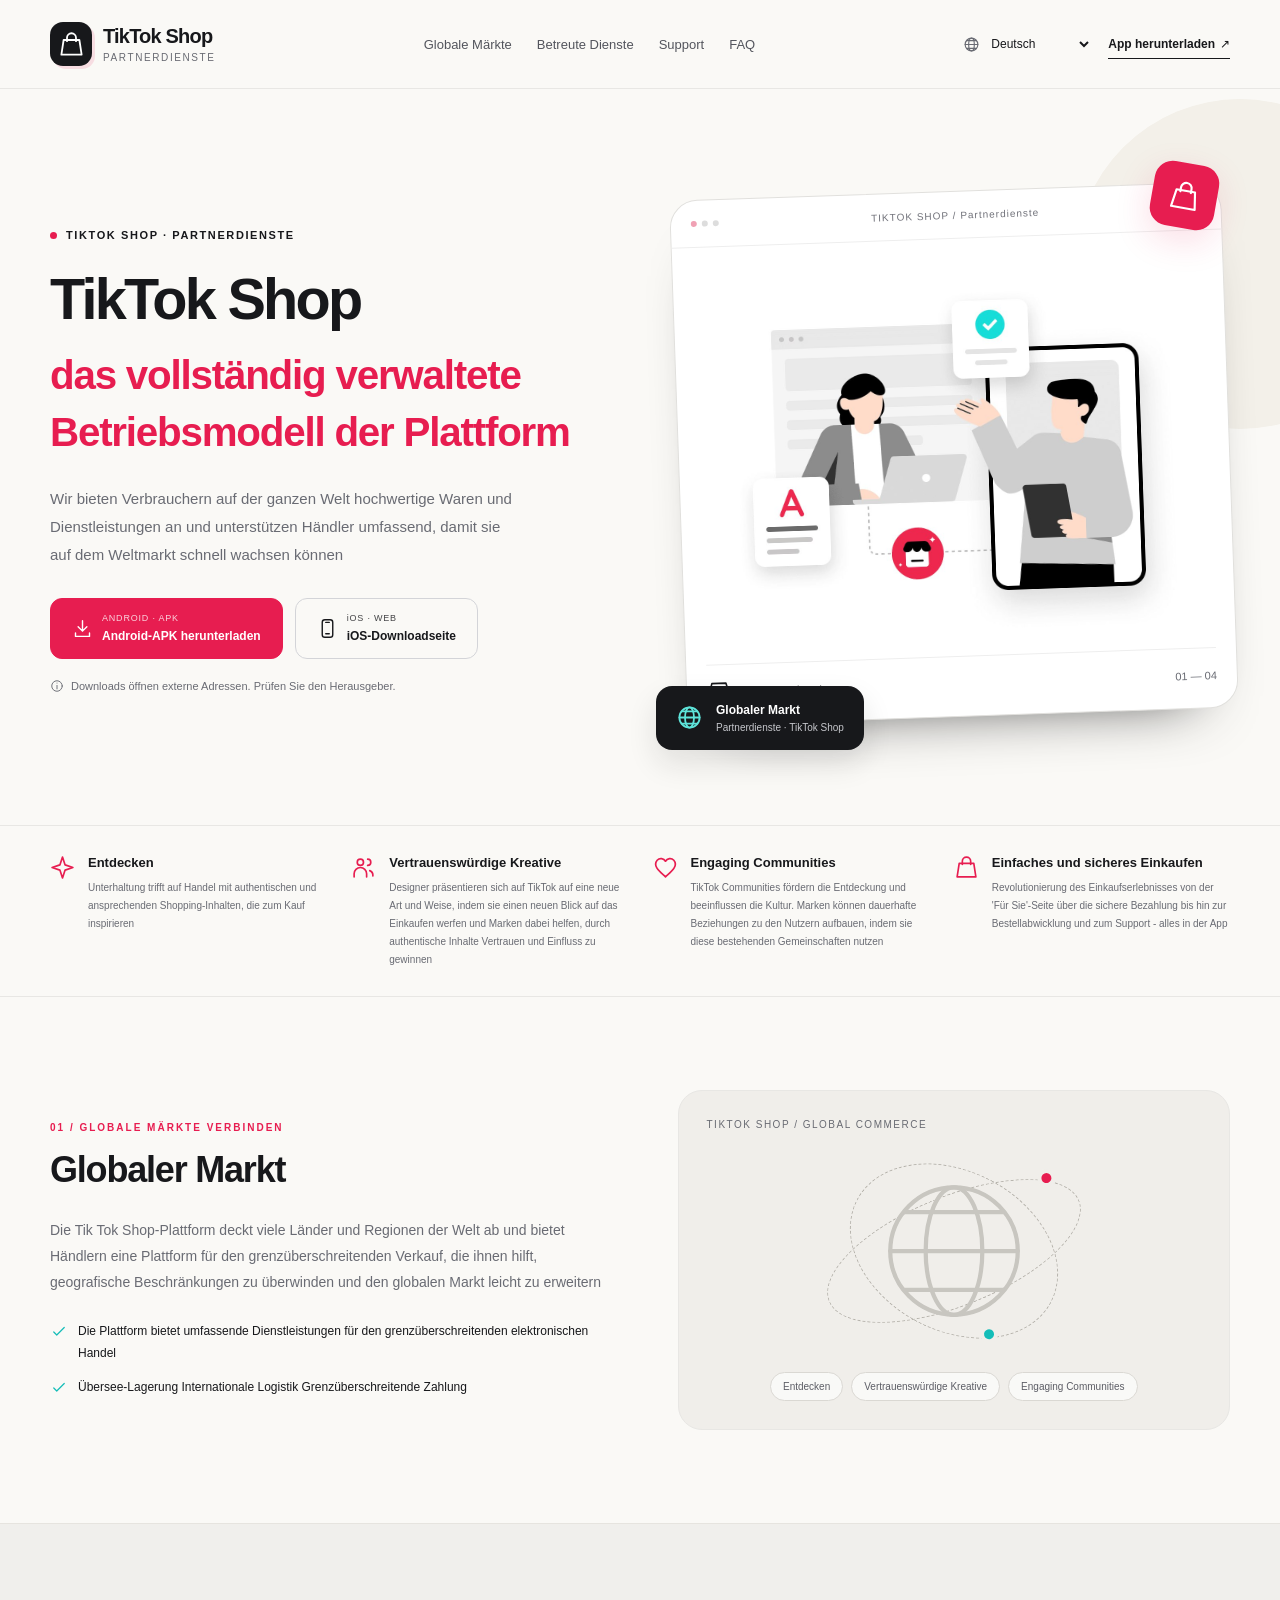
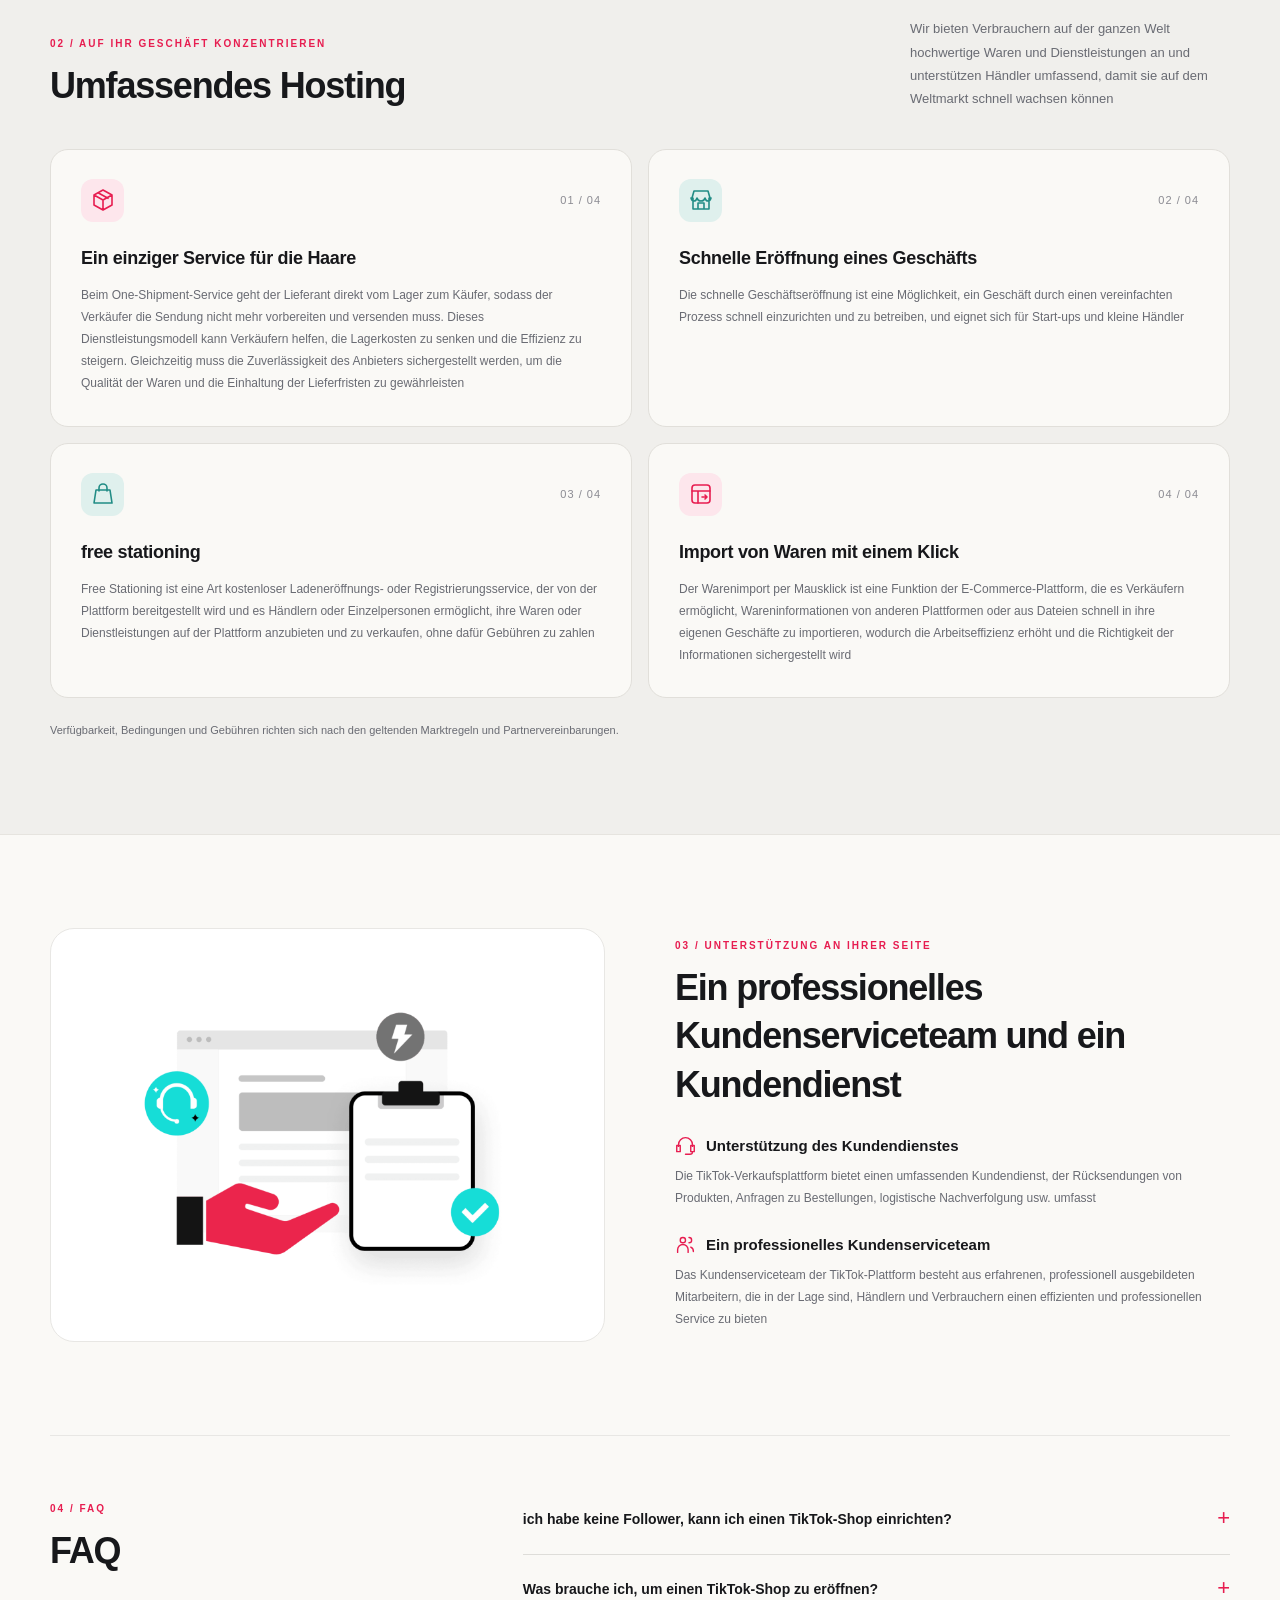
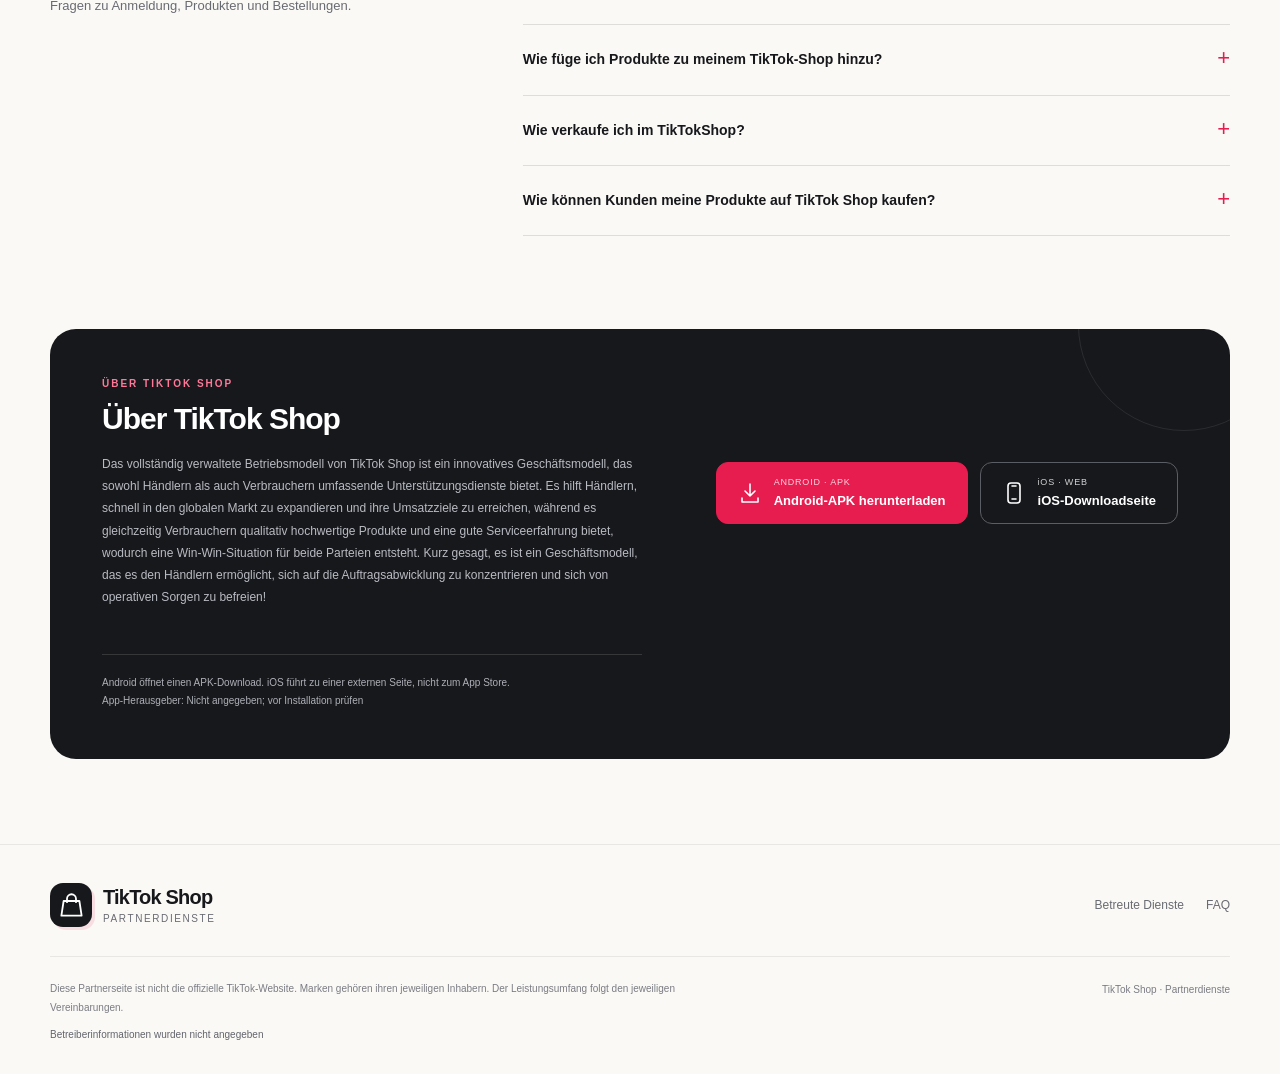
<file: de.html>
<!doctype html>
<html lang="de">
<head>
<meta charset="utf-8"><meta name="viewport" content="width=device-width, initial-scale=1">
<meta name="description" content="Wir bieten Verbrauchern auf der ganzen Welt hochwertige Waren und Dienstleistungen an und unterstützen Händler umfassend, damit sie auf dem Weltmarkt schnell wachsen können">
<meta name="theme-color" content="#faf9f6"><title>TikTok Shop · Partnerdienste</title>
<link rel="icon" href="assets/favicon.svg" type="image/svg+xml"><link rel="stylesheet" href="assets/site.css">
<script src="assets/config.js" defer></script><script src="assets/site.js" defer></script>
</head>
<body id="top">
<a class="skip" href="#main">Zum Inhalt</a>
<header class="site-header"><div class="wrap header-inner"><a href="#top" class="brand"><span class="brand-icon"><svg aria-hidden="true" viewBox="0 0 24 24"><path d="M5 8h14l2 13H3L5 8Z"/><path d="M8 9V6a4 4 0 0 1 8 0v3"/></svg></span><span class="brand-name">TikTok Shop<span class="brand-caption">Partnerdienste</span></span></a><nav class="nav" aria-label="Globale Märkte"><a href="#global">Globale Märkte</a><a href="#services">Betreute Dienste</a><a href="#support">Support</a><a href="#faq">FAQ</a></nav><div class="header-tools"><label class="language"><svg aria-hidden="true" viewBox="0 0 24 24"><circle cx="12" cy="12" r="9"/><ellipse cx="12" cy="12" rx="4" ry="9"/><path d="M3 12h18M5 6.5h14M5 17.5h14"/></svg><select id="language-select" aria-label="Sprache wählen"><option value="index.html" >English</option><option value="cn.html" >简体中文</option><option value="fr.html" >Français</option><option value="de.html" selected>Deutsch</option><option value="it.html" >Italiano</option><option value="es.html" >Español</option><option value="ko.html" >한국어</option><option value="jp.html" >日本語</option><option value="ms.html" >Bahasa Melayu</option><option value="th.html" >ภาษาไทย</option></select></label><a class="small-link" href="#download">App herunterladen<span aria-hidden="true">↗</span></a></div></div></header>
<main id="main">
<section class="hero"><div class="hero-decoration" aria-hidden="true"></div><div class="wrap hero-grid"><div class="hero-copy reveal"><div class="eyebrow">TikTok Shop · Partnerdienste</div><h1>TikTok Shop<span>das vollständig verwaltete Betriebsmodell der Plattform</span></h1><p>Wir bieten Verbrauchern auf der ganzen Welt hochwertige Waren und Dienstleistungen an und unterstützen Händler umfassend, damit sie auf dem Weltmarkt schnell wachsen können</p><div class="download-actions"><button type="button" class="button primary" data-download="android"><svg aria-hidden="true" viewBox="0 0 24 24"><path d="M12 3v12m-5-5 5 5 5-5M4 17v4h16v-4"/></svg><span class="button-text"><small>ANDROID · APK</small>Android-APK herunterladen</span></button><button type="button" class="button light" data-download="ios"><svg aria-hidden="true" viewBox="0 0 24 24"><rect x="6" y="2" width="12" height="20" rx="3"/><path d="M10 18h4M10 5h4"/></svg><span class="button-text"><small>iOS · WEB</small>iOS-Downloadseite</span></button></div><div class="hero-note"><svg aria-hidden="true" viewBox="0 0 24 24"><circle cx="12" cy="12" r="9"/><path d="M12 11v6m0-10v.01"/></svg><span>Downloads öffnen externe Adressen. Prüfen Sie den Herausgeber.</span></div></div><div class="hero-art reveal"><div class="art-frame"><div class="frame-toolbar"><span class="frame-dots" aria-hidden="true"><i></i><i></i><i></i></span><span>TIKTOK SHOP / Partnerdienste</span><span aria-hidden="true">↗</span></div><img src="assets/commerce.png" alt="Betreute Dienste" width="1280" height="920" fetchpriority="high"><div class="art-foot"><svg aria-hidden="true" viewBox="0 0 24 24"><path d="M4 10v11h16V10M3 10l2-7h14l2 7M2 10c1 4 5 4 6 0 1 4 7 4 8 0 1 4 5 4 6 0M9 21v-6h6v6"/></svg><b>Betreute Dienste</b><span>01 — 04</span></div></div><div class="art-symbol" aria-hidden="true"><svg aria-hidden="true" viewBox="0 0 24 24"><path d="M5 8h14l2 13H3L5 8Z"/><path d="M8 9V6a4 4 0 0 1 8 0v3"/></svg></div><div class="floating-note"><svg aria-hidden="true" viewBox="0 0 24 24"><circle cx="12" cy="12" r="9"/><ellipse cx="12" cy="12" rx="4" ry="9"/><path d="M3 12h18M5 6.5h14M5 17.5h14"/></svg><div><strong>Globaler Markt</strong><small>Partnerdienste · TikTok Shop</small></div></div></div></div></section>
<div class="value-strip"><div class="wrap value-grid"><div class="value-item"><svg aria-hidden="true" viewBox="0 0 24 24"><path d="m12 2 2.5 7.5L22 12l-7.5 2.5L12 22l-2.5-7.5L2 12l7.5-2.5L12 2Z"/></svg><div><h3>Entdecken</h3><p>Unterhaltung trifft auf Handel mit authentischen und ansprechenden Shopping-Inhalten, die zum Kauf inspirieren</p></div></div><div class="value-item"><svg aria-hidden="true" viewBox="0 0 24 24"><circle cx="9" cy="7" r="3"/><path d="M3 21v-3a6 6 0 0 1 12 0v3M16 4a3 3 0 0 1 0 6m2 5a5 5 0 0 1 3 5"/></svg><div><h3>Vertrauenswürdige Kreative</h3><p>Designer präsentieren sich auf TikTok auf eine neue Art und Weise, indem sie einen neuen Blick auf das Einkaufen werfen und Marken dabei helfen, durch authentische Inhalte Vertrauen und Einfluss zu gewinnen</p></div></div><div class="value-item"><svg aria-hidden="true" viewBox="0 0 24 24"><path d="M20 5a5 5 0 0 0-8 1 5 5 0 0 0-8-1C-1 11 8 17 12 21c4-4 13-10 8-16Z"/></svg><div><h3>Engaging Communities</h3><p>TikTok Communities fördern die Entdeckung und beeinflussen die Kultur. Marken können dauerhafte Beziehungen zu den Nutzern aufbauen, indem sie diese bestehenden Gemeinschaften nutzen</p></div></div><div class="value-item"><svg aria-hidden="true" viewBox="0 0 24 24"><path d="M5 8h14l2 13H3L5 8Z"/><path d="M8 9V6a4 4 0 0 1 8 0v3"/></svg><div><h3>Einfaches und sicheres Einkaufen</h3><p>Revolutionierung des Einkaufserlebnisses von der &#x27;Für Sie&#x27;-Seite über die sichere Bezahlung bis hin zur Bestellabwicklung und zum Support - alles in der App</p></div></div></div></div>
<section class="section" id="global"><div class="wrap global-grid"><div class="global-copy"><div class="section-kicker">01 / Globale Märkte verbinden</div><h2>Globaler Markt</h2><p>Die Tik Tok Shop-Plattform deckt viele Länder und Regionen der Welt ab und bietet Händlern eine Plattform für den grenzüberschreitenden Verkauf, die ihnen hilft, geografische Beschränkungen zu überwinden und den globalen Markt leicht zu erweitern</p><ul class="check-list"><li><svg aria-hidden="true" viewBox="0 0 24 24"><path d="m5 12 4 4L19 6"/></svg><span>Die Plattform bietet umfassende Dienstleistungen für den grenzüberschreitenden elektronischen Handel</span></li><li><svg aria-hidden="true" viewBox="0 0 24 24"><path d="m5 12 4 4L19 6"/></svg><span>Übersee-Lagerung Internationale Logistik Grenzüberschreitende Zahlung</span></li></ul></div><div class="global-visual"><span class="label">TIKTOK SHOP / GLOBAL COMMERCE</span><div class="world" aria-hidden="true"><div class="orbit"></div><div class="orbit two"></div><svg aria-hidden="true" viewBox="0 0 24 24"><circle cx="12" cy="12" r="9"/><ellipse cx="12" cy="12" rx="4" ry="9"/><path d="M3 12h18M5 6.5h14M5 17.5h14"/></svg></div><div class="global-pills"><span>Entdecken</span><span>Vertrauenswürdige Kreative</span><span>Engaging Communities</span></div></div></div></section>
<section class="section services" id="services"><div class="wrap"><div class="section-head"><div><div class="section-kicker">02 / Auf Ihr Geschäft konzentrieren</div><h2>Umfassendes Hosting</h2></div><p>Wir bieten Verbrauchern auf der ganzen Welt hochwertige Waren und Dienstleistungen an und unterstützen Händler umfassend, damit sie auf dem Weltmarkt schnell wachsen können</p></div><div class="service-grid"><article class="service-card"><div class="card-top"><span class="card-icon"><svg aria-hidden="true" viewBox="0 0 24 24"><path d="m3 7 9-5 9 5v10l-9 5-9-5V7Zm0 0 9 5 9-5M12 12v10M7 4.8l10 5.5"/></svg></span><span class="card-number">01 / 04</span></div><h3>Ein einziger Service für die Haare</h3><p>Beim One-Shipment-Service geht der Lieferant direkt vom Lager zum Käufer, sodass der Verkäufer die Sendung nicht mehr vorbereiten und versenden muss. Dieses Dienstleistungsmodell kann Verkäufern helfen, die Lagerkosten zu senken und die Effizienz zu steigern. Gleichzeitig muss die Zuverlässigkeit des Anbieters sichergestellt werden, um die Qualität der Waren und die Einhaltung der Lieferfristen zu gewährleisten</p></article><article class="service-card"><div class="card-top"><span class="card-icon"><svg aria-hidden="true" viewBox="0 0 24 24"><path d="M4 10v11h16V10M3 10l2-7h14l2 7M2 10c1 4 5 4 6 0 1 4 7 4 8 0 1 4 5 4 6 0M9 21v-6h6v6"/></svg></span><span class="card-number">02 / 04</span></div><h3>Schnelle Eröffnung eines Geschäfts</h3><p>Die schnelle Geschäftseröffnung ist eine Möglichkeit, ein Geschäft durch einen vereinfachten Prozess schnell einzurichten und zu betreiben, und eignet sich für Start-ups und kleine Händler</p></article><article class="service-card"><div class="card-top"><span class="card-icon"><svg aria-hidden="true" viewBox="0 0 24 24"><path d="M5 8h14l2 13H3L5 8Z"/><path d="M8 9V6a4 4 0 0 1 8 0v3"/></svg></span><span class="card-number">03 / 04</span></div><h3>free stationing</h3><p>Free Stationing ist eine Art kostenloser Ladeneröffnungs- oder Registrierungsservice, der von der Plattform bereitgestellt wird und es Händlern oder Einzelpersonen ermöglicht, ihre Waren oder Dienstleistungen auf der Plattform anzubieten und zu verkaufen, ohne dafür Gebühren zu zahlen</p></article><article class="service-card"><div class="card-top"><span class="card-icon"><svg aria-hidden="true" viewBox="0 0 24 24"><rect x="3" y="3" width="18" height="18" rx="3"/><path d="M3 9h18M9 9v12m4-6h5m-2-2 2 2-2 2"/></svg></span><span class="card-number">04 / 04</span></div><h3>Import von Waren mit einem Klick</h3><p>Der Warenimport per Mausklick ist eine Funktion der E-Commerce-Plattform, die es Verkäufern ermöglicht, Wareninformationen von anderen Plattformen oder aus Dateien schnell in ihre eigenen Geschäfte zu importieren, wodurch die Arbeitseffizienz erhöht und die Richtigkeit der Informationen sichergestellt wird</p></article></div><p class="service-note">Verfügbarkeit, Bedingungen und Gebühren richten sich nach den geltenden Marktregeln und Partnervereinbarungen.</p></div></section>
<section class="section" id="support"><div class="wrap support-grid"><div class="support-art"><img src="assets/support.png" alt="Support" width="1536" height="1075" loading="lazy"></div><div class="support-copy"><div class="section-kicker">03 / Unterstützung an Ihrer Seite</div><h2>Ein professionelles Kundenserviceteam und ein Kundendienst</h2><div class="support-title"><svg aria-hidden="true" viewBox="0 0 24 24"><path d="M4 13v-2a8 8 0 0 1 16 0v2M4 12H2v7h4v-7H4Zm16 0h2v7h-4v-7h2Zm0 7a3 3 0 0 1-3 3h-5"/></svg><h3>Unterstützung des Kundendienstes</h3></div><p class="support-detail">Die TikTok-Verkaufsplattform bietet einen umfassenden Kundendienst, der Rücksendungen von Produkten, Anfragen zu Bestellungen, logistische Nachverfolgung usw. umfasst</p><div class="support-title"><svg aria-hidden="true" viewBox="0 0 24 24"><circle cx="9" cy="7" r="3"/><path d="M3 21v-3a6 6 0 0 1 12 0v3M16 4a3 3 0 0 1 0 6m2 5a5 5 0 0 1 3 5"/></svg><h3>Ein professionelles Kundenserviceteam</h3></div><p class="support-detail">Das Kundenserviceteam der TikTok-Plattform besteht aus erfahrenen, professionell ausgebildeten Mitarbeitern, die in der Lage sind, Händlern und Verbrauchern einen effizienten und professionellen Service zu bieten</p></div></div></section>
<section class="section faq-section" id="faq"><div class="wrap faq-layout"><div class="faq-intro"><div class="section-kicker">04 / FAQ</div><h2>FAQ</h2><p>Fragen zu Anmeldung, Produkten und Bestellungen.</p></div><div class="faq-list"><details><summary>ich habe keine Follower, kann ich einen TikTok-Shop einrichten?</summary><p>Kein Problem, wenden Sie sich an den TikTok Mall-Kundendienst, der Ihnen detaillierte Anweisungen geben wird</p></details><details><summary>Was brauche ich, um einen TikTok-Shop zu eröffnen?</summary><p>Sie benötigen ein TikTok-Konto oder ein Telefon/E-Mail Gehen Sie zu &#x27;Registrieren&#x27;, um sich zu registrieren Geben Sie Ihre persönlichen/beruflichen Informationen ein Wählen Sie die Art Ihres Geschäfts aus und senden Sie es ab Warten Sie, bis Ihr Antrag zur Genehmigung geprüft wurde</p></details><details><summary>Wie füge ich Produkte zu meinem TikTok-Shop hinzu?</summary><p>Nachdem Sie sich erfolgreich als Verkäufer im TikTok-Shop angemeldet haben, können Sie im Verkäuferzentrum Produktinformationen herunterladen oder auswählen</p></details><details><summary>Wie verkaufe ich im TikTokShop?</summary><p>1、Discounts, Vouchers, free shipping promotion/subsidies, incentive programs 2、Go LIVE, Shoppable Videos erstellen, Produktpräsentation 3、Einblicke in Produkte und Verkaufsleistung im Verkäuferzentrum: Bewertungen, Analyse-Dashboard</p></details><details><summary>Wie können Kunden meine Produkte auf TikTok Shop kaufen?</summary><p>LIVE-Streams, kurze Videos, Registerkarte &#x27;Schaufenster&#x27; Produkt anklicken und in den Warenkorb legen Bestellungen, Auftragsverfolgung, Versand, Rücksendungen und Zahlungsarten im Verkäuferzentrum verwalten</p></details></div></div></section>
<section class="download-section" id="download"><div class="wrap"><div class="download-panel"><div><div class="section-kicker">Über TikTok Shop</div><h2>Über TikTok Shop</h2><p>Das vollständig verwaltete Betriebsmodell von TikTok Shop ist ein innovatives Geschäftsmodell, das sowohl Händlern als auch Verbrauchern umfassende Unterstützungsdienste bietet. Es hilft Händlern, schnell in den globalen Markt zu expandieren und ihre Umsatzziele zu erreichen, während es gleichzeitig Verbrauchern qualitativ hochwertige Produkte und eine gute Serviceerfahrung bietet, wodurch eine Win-Win-Situation für beide Parteien entsteht. Kurz gesagt, es ist ein Geschäftsmodell, das es den Händlern ermöglicht, sich auf die Auftragsabwicklung zu konzentrieren und sich von operativen Sorgen zu befreien!</p></div><div class="download-actions"><button type="button" class="button primary" data-download="android"><svg aria-hidden="true" viewBox="0 0 24 24"><path d="M12 3v12m-5-5 5 5 5-5M4 17v4h16v-4"/></svg><span class="button-text"><small>ANDROID · APK</small>Android-APK herunterladen</span></button><button type="button" class="button light" data-download="ios"><svg aria-hidden="true" viewBox="0 0 24 24"><rect x="6" y="2" width="12" height="20" rx="3"/><path d="M10 18h4M10 5h4"/></svg><span class="button-text"><small>iOS · WEB</small>iOS-Downloadseite</span></button></div><p class="download-context">Android öffnet einen APK-Download. iOS führt zu einer externen Seite, nicht zum App Store.<br><span id="publisher-text"></span></p></div></div></section>
</main>
<footer class="footer"><div class="wrap"><div class="footer-main"><a href="#top" class="brand"><span class="brand-icon"><svg aria-hidden="true" viewBox="0 0 24 24"><path d="M5 8h14l2 13H3L5 8Z"/><path d="M8 9V6a4 4 0 0 1 8 0v3"/></svg></span><span class="brand-name">TikTok Shop<span class="brand-caption">Partnerdienste</span></span></a><nav class="footer-links" aria-label="Über TikTok Shop"><a href="#services">Betreute Dienste</a><a href="#faq">FAQ</a><a id="relationship-link" target="_blank" rel="noopener noreferrer" hidden>Partnerschaft</a><a id="privacy-link" target="_blank" rel="noopener noreferrer" hidden>Datenschutz</a></nav></div><div class="footer-bottom"><div><p>Diese Partnerseite ist nicht die offizielle TikTok-Website. Marken gehören ihren jeweiligen Inhabern. Der Leistungsumfang folgt den jeweiligen Vereinbarungen.</p><div class="operator"><span id="operator-name">Betreiberinformationen wurden nicht angegeben</span> <a id="operator-email" hidden></a></div></div><span class="copyright">TikTok Shop · Partnerdienste</span></div></div></footer>
<div class="mobile-bar"><div><strong>TikTok Shop</strong><small>Partnerdienste</small></div><a class="button primary" href="#download">App herunterladen<svg aria-hidden="true" viewBox="0 0 24 24"><path d="M5 12h14M13 6l6 6-6 6"/></svg></a></div>
<div id="site-messages" data-android-title="Android-APK herunterladen" data-ios-title="iOS-Downloadseite" data-publisher="App-Herausgeber" data-publisher-unknown="Nicht angegeben; vor Installation prüfen" data-operator-unknown="Betreiberinformationen wurden nicht angegeben" data-unavailable="Downloadadresse nicht verfügbar" hidden></div>
</body></html>
</file>
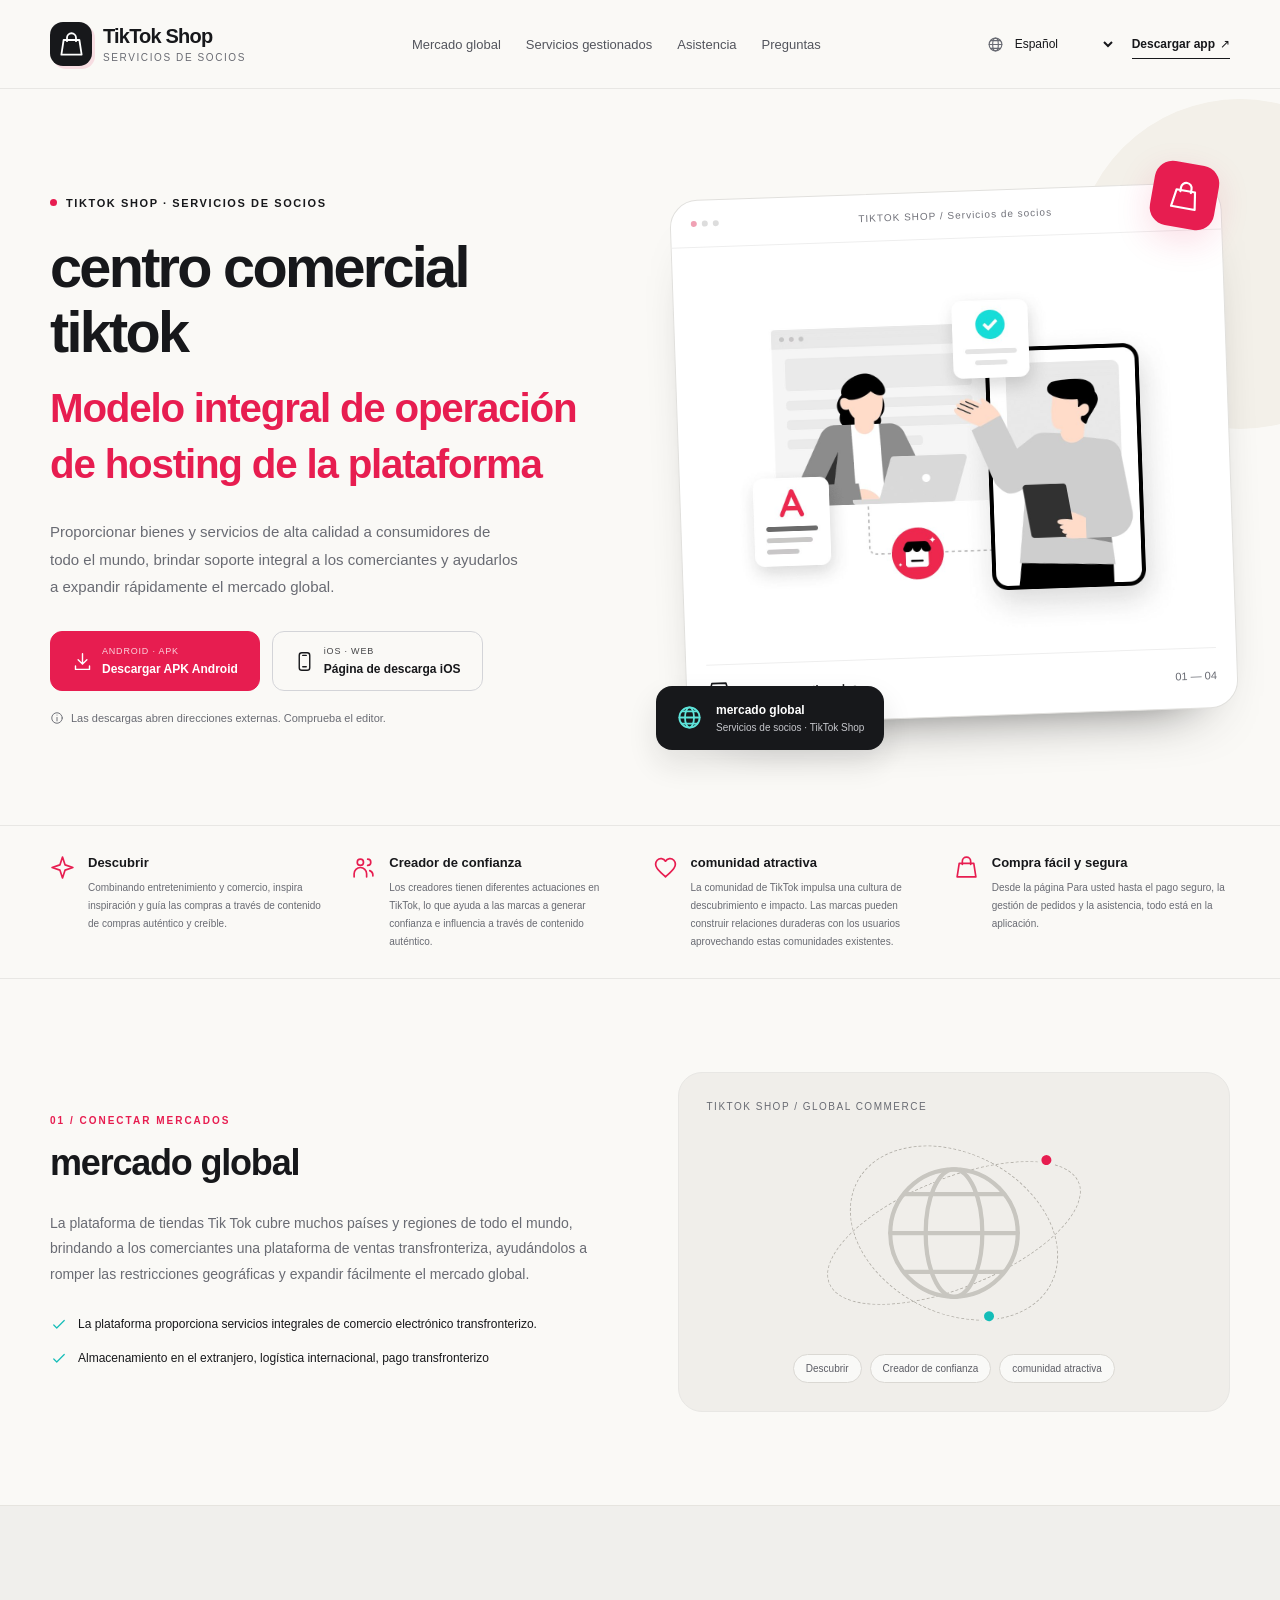
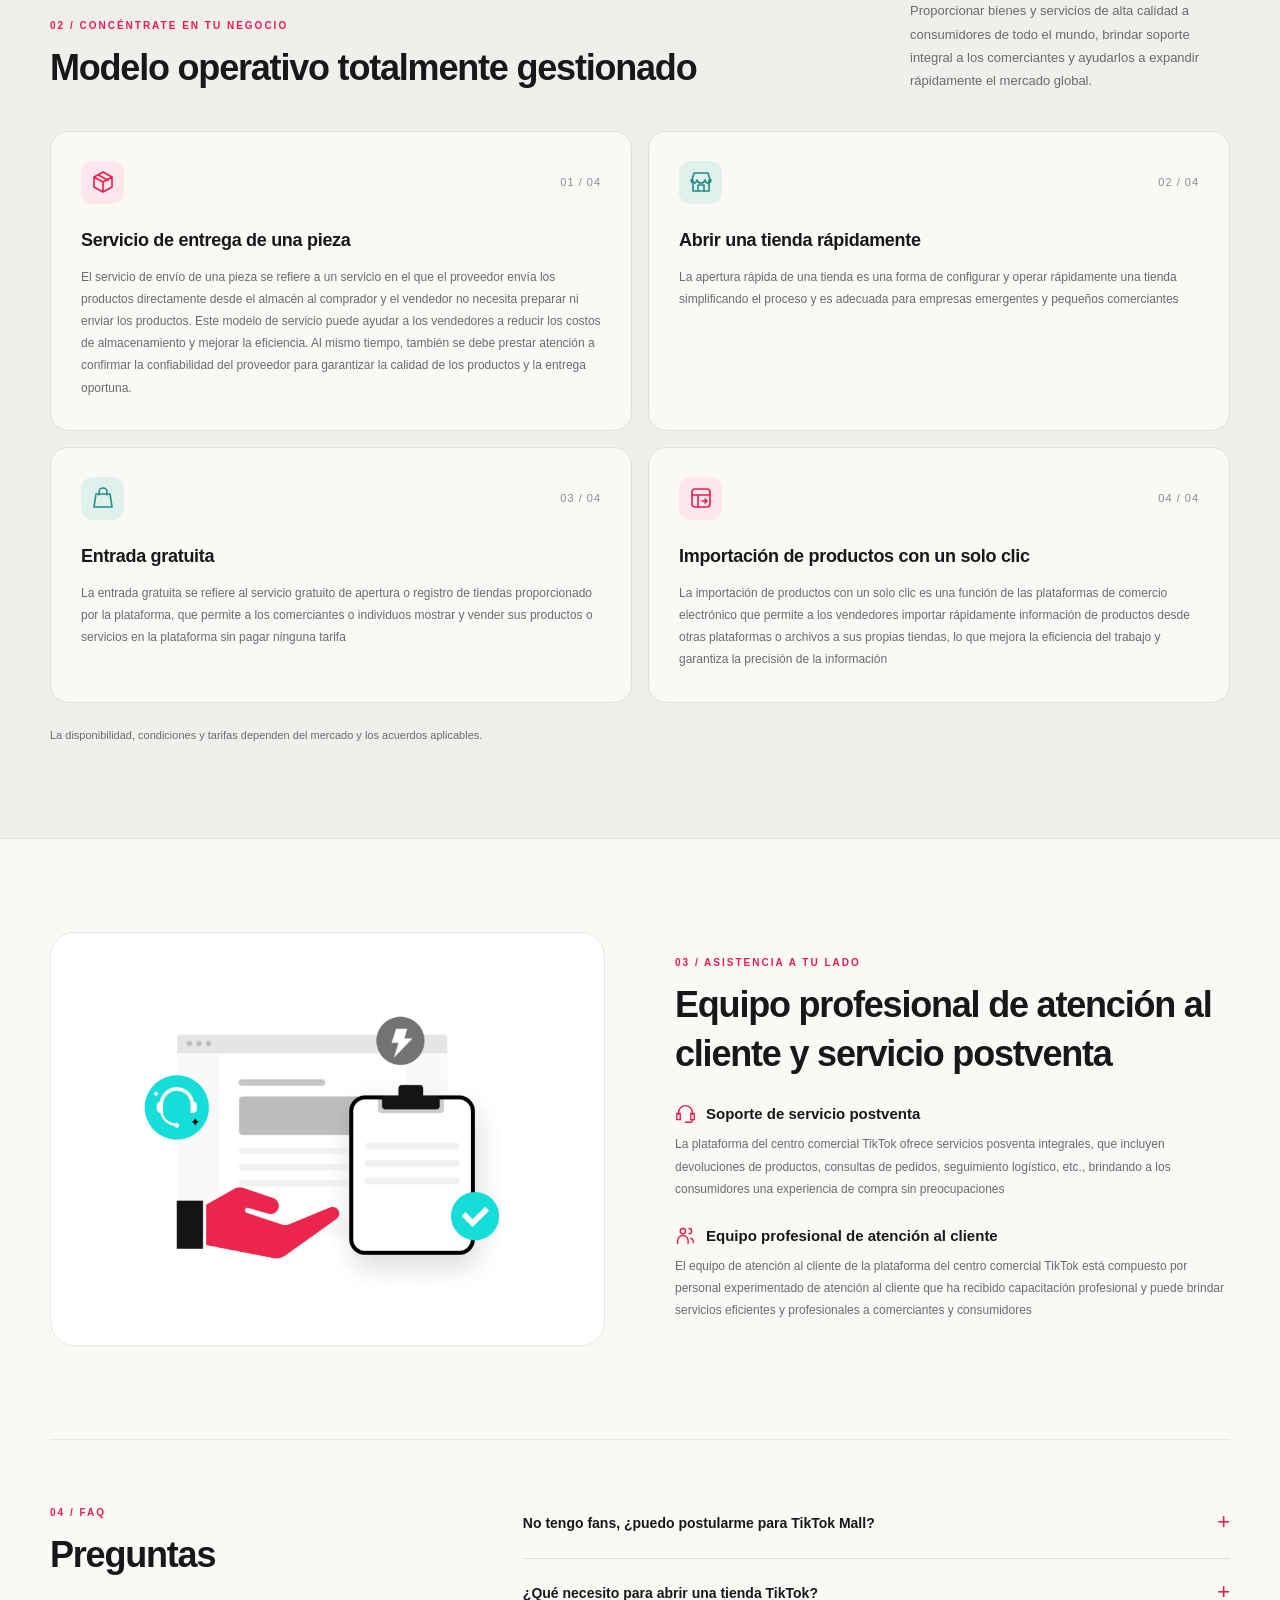
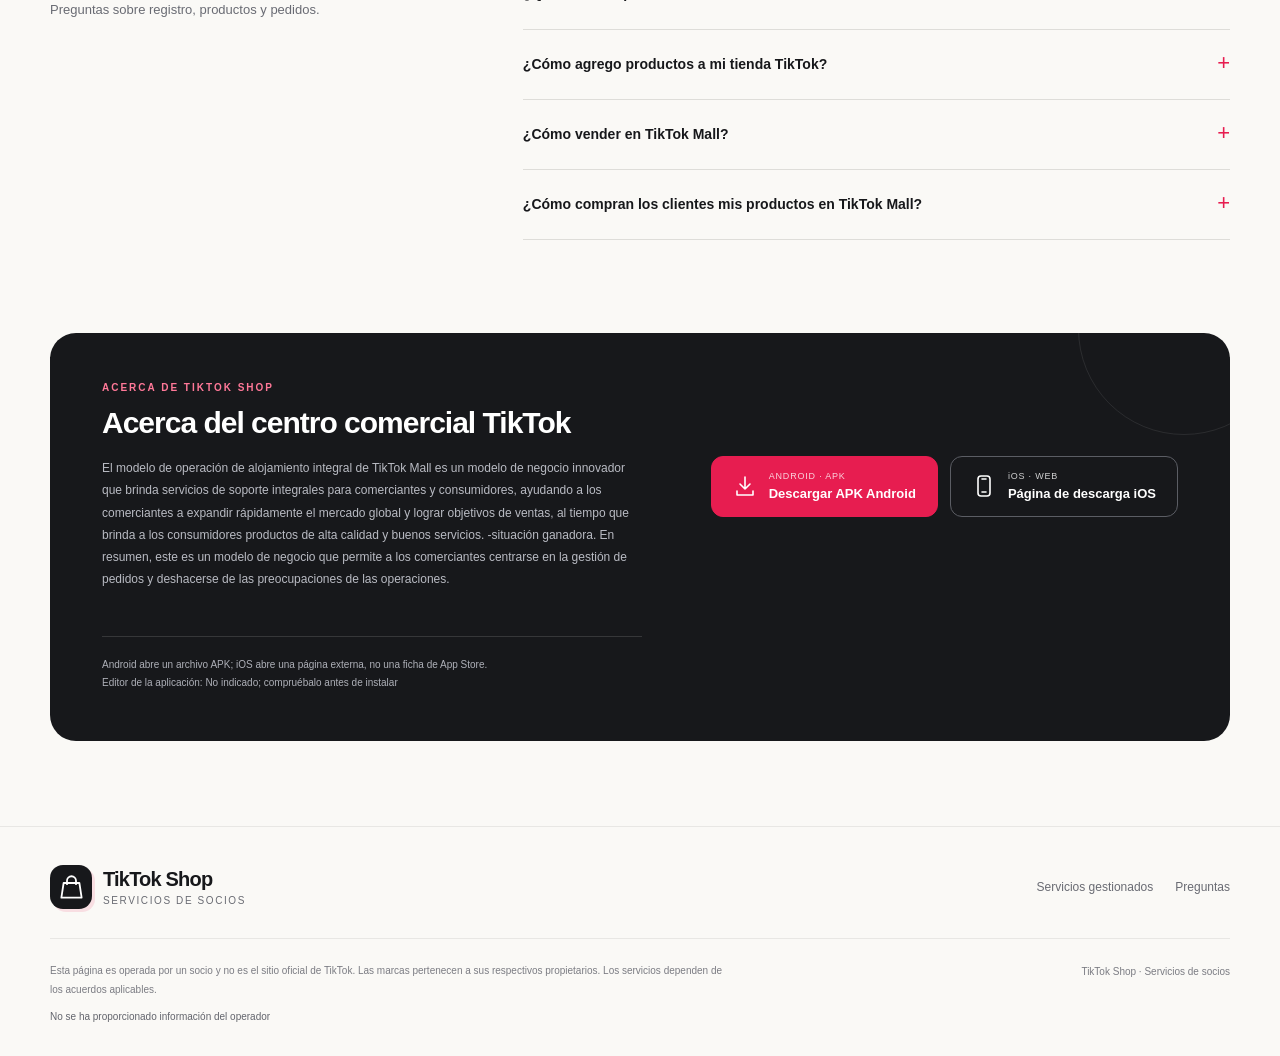
<file: es.html>
<!doctype html>
<html lang="es">
<head>
<meta charset="utf-8"><meta name="viewport" content="width=device-width, initial-scale=1">
<meta name="description" content="Proporcionar bienes y servicios de alta calidad a consumidores de todo el mundo, brindar soporte integral a los comerciantes y ayudarlos a expandir rápidamente el mercado global.">
<meta name="theme-color" content="#faf9f6"><title>TikTok Shop · Servicios de socios</title>
<link rel="icon" href="assets/favicon.svg" type="image/svg+xml"><link rel="stylesheet" href="assets/site.css">
<script src="assets/config.js" defer></script><script src="assets/site.js" defer></script>
</head>
<body id="top">
<a class="skip" href="#main">Saltar al contenido</a>
<header class="site-header"><div class="wrap header-inner"><a href="#top" class="brand"><span class="brand-icon"><svg aria-hidden="true" viewBox="0 0 24 24"><path d="M5 8h14l2 13H3L5 8Z"/><path d="M8 9V6a4 4 0 0 1 8 0v3"/></svg></span><span class="brand-name">TikTok Shop<span class="brand-caption">Servicios de socios</span></span></a><nav class="nav" aria-label="Mercado global"><a href="#global">Mercado global</a><a href="#services">Servicios gestionados</a><a href="#support">Asistencia</a><a href="#faq">Preguntas</a></nav><div class="header-tools"><label class="language"><svg aria-hidden="true" viewBox="0 0 24 24"><circle cx="12" cy="12" r="9"/><ellipse cx="12" cy="12" rx="4" ry="9"/><path d="M3 12h18M5 6.5h14M5 17.5h14"/></svg><select id="language-select" aria-label="Elegir idioma"><option value="index.html" >English</option><option value="cn.html" >简体中文</option><option value="fr.html" >Français</option><option value="de.html" >Deutsch</option><option value="it.html" >Italiano</option><option value="es.html" selected>Español</option><option value="ko.html" >한국어</option><option value="jp.html" >日本語</option><option value="ms.html" >Bahasa Melayu</option><option value="th.html" >ภาษาไทย</option></select></label><a class="small-link" href="#download">Descargar app<span aria-hidden="true">↗</span></a></div></div></header>
<main id="main">
<section class="hero"><div class="hero-decoration" aria-hidden="true"></div><div class="wrap hero-grid"><div class="hero-copy reveal"><div class="eyebrow">TikTok Shop · Servicios de socios</div><h1>centro comercial tiktok<span>Modelo integral de operación de hosting de la plataforma</span></h1><p>Proporcionar bienes y servicios de alta calidad a consumidores de todo el mundo, brindar soporte integral a los comerciantes y ayudarlos a expandir rápidamente el mercado global.</p><div class="download-actions"><button type="button" class="button primary" data-download="android"><svg aria-hidden="true" viewBox="0 0 24 24"><path d="M12 3v12m-5-5 5 5 5-5M4 17v4h16v-4"/></svg><span class="button-text"><small>ANDROID · APK</small>Descargar APK Android</span></button><button type="button" class="button light" data-download="ios"><svg aria-hidden="true" viewBox="0 0 24 24"><rect x="6" y="2" width="12" height="20" rx="3"/><path d="M10 18h4M10 5h4"/></svg><span class="button-text"><small>iOS · WEB</small>Página de descarga iOS</span></button></div><div class="hero-note"><svg aria-hidden="true" viewBox="0 0 24 24"><circle cx="12" cy="12" r="9"/><path d="M12 11v6m0-10v.01"/></svg><span>Las descargas abren direcciones externas. Comprueba el editor.</span></div></div><div class="hero-art reveal"><div class="art-frame"><div class="frame-toolbar"><span class="frame-dots" aria-hidden="true"><i></i><i></i><i></i></span><span>TIKTOK SHOP / Servicios de socios</span><span aria-hidden="true">↗</span></div><img src="assets/commerce.png" alt="Servicios gestionados" width="1280" height="920" fetchpriority="high"><div class="art-foot"><svg aria-hidden="true" viewBox="0 0 24 24"><path d="M4 10v11h16V10M3 10l2-7h14l2 7M2 10c1 4 5 4 6 0 1 4 7 4 8 0 1 4 5 4 6 0M9 21v-6h6v6"/></svg><b>Servicios gestionados</b><span>01 — 04</span></div></div><div class="art-symbol" aria-hidden="true"><svg aria-hidden="true" viewBox="0 0 24 24"><path d="M5 8h14l2 13H3L5 8Z"/><path d="M8 9V6a4 4 0 0 1 8 0v3"/></svg></div><div class="floating-note"><svg aria-hidden="true" viewBox="0 0 24 24"><circle cx="12" cy="12" r="9"/><ellipse cx="12" cy="12" rx="4" ry="9"/><path d="M3 12h18M5 6.5h14M5 17.5h14"/></svg><div><strong>mercado global</strong><small>Servicios de socios · TikTok Shop</small></div></div></div></div></section>
<div class="value-strip"><div class="wrap value-grid"><div class="value-item"><svg aria-hidden="true" viewBox="0 0 24 24"><path d="m12 2 2.5 7.5L22 12l-7.5 2.5L12 22l-2.5-7.5L2 12l7.5-2.5L12 2Z"/></svg><div><h3>Descubrir</h3><p>Combinando entretenimiento y comercio, inspira inspiración y guía las compras a través de contenido de compras auténtico y creíble.</p></div></div><div class="value-item"><svg aria-hidden="true" viewBox="0 0 24 24"><circle cx="9" cy="7" r="3"/><path d="M3 21v-3a6 6 0 0 1 12 0v3M16 4a3 3 0 0 1 0 6m2 5a5 5 0 0 1 3 5"/></svg><div><h3>Creador de confianza</h3><p>Los creadores tienen diferentes actuaciones en TikTok, lo que ayuda a las marcas a generar confianza e influencia a través de contenido auténtico.</p></div></div><div class="value-item"><svg aria-hidden="true" viewBox="0 0 24 24"><path d="M20 5a5 5 0 0 0-8 1 5 5 0 0 0-8-1C-1 11 8 17 12 21c4-4 13-10 8-16Z"/></svg><div><h3>comunidad atractiva</h3><p>La comunidad de TikTok impulsa una cultura de descubrimiento e impacto. Las marcas pueden construir relaciones duraderas con los usuarios aprovechando estas comunidades existentes.</p></div></div><div class="value-item"><svg aria-hidden="true" viewBox="0 0 24 24"><path d="M5 8h14l2 13H3L5 8Z"/><path d="M8 9V6a4 4 0 0 1 8 0v3"/></svg><div><h3>Compra fácil y segura</h3><p>Desde la página Para usted hasta el pago seguro, la gestión de pedidos y la asistencia, todo está en la aplicación.</p></div></div></div></div>
<section class="section" id="global"><div class="wrap global-grid"><div class="global-copy"><div class="section-kicker">01 / Conectar mercados</div><h2>mercado global</h2><p>La plataforma de tiendas Tik Tok cubre muchos países y regiones de todo el mundo, brindando a los comerciantes una plataforma de ventas transfronteriza, ayudándolos a romper las restricciones geográficas y expandir fácilmente el mercado global.</p><ul class="check-list"><li><svg aria-hidden="true" viewBox="0 0 24 24"><path d="m5 12 4 4L19 6"/></svg><span>La plataforma proporciona servicios integrales de comercio electrónico transfronterizo.</span></li><li><svg aria-hidden="true" viewBox="0 0 24 24"><path d="m5 12 4 4L19 6"/></svg><span>Almacenamiento en el extranjero, logística internacional, pago transfronterizo</span></li></ul></div><div class="global-visual"><span class="label">TIKTOK SHOP / GLOBAL COMMERCE</span><div class="world" aria-hidden="true"><div class="orbit"></div><div class="orbit two"></div><svg aria-hidden="true" viewBox="0 0 24 24"><circle cx="12" cy="12" r="9"/><ellipse cx="12" cy="12" rx="4" ry="9"/><path d="M3 12h18M5 6.5h14M5 17.5h14"/></svg></div><div class="global-pills"><span>Descubrir</span><span>Creador de confianza</span><span>comunidad atractiva</span></div></div></div></section>
<section class="section services" id="services"><div class="wrap"><div class="section-head"><div><div class="section-kicker">02 / Concéntrate en tu negocio</div><h2>Modelo operativo totalmente gestionado</h2></div><p>Proporcionar bienes y servicios de alta calidad a consumidores de todo el mundo, brindar soporte integral a los comerciantes y ayudarlos a expandir rápidamente el mercado global.</p></div><div class="service-grid"><article class="service-card"><div class="card-top"><span class="card-icon"><svg aria-hidden="true" viewBox="0 0 24 24"><path d="m3 7 9-5 9 5v10l-9 5-9-5V7Zm0 0 9 5 9-5M12 12v10M7 4.8l10 5.5"/></svg></span><span class="card-number">01 / 04</span></div><h3>Servicio de entrega de una pieza</h3><p>El servicio de envío de una pieza se refiere a un servicio en el que el proveedor envía los productos directamente desde el almacén al comprador y el vendedor no necesita preparar ni enviar los productos. Este modelo de servicio puede ayudar a los vendedores a reducir los costos de almacenamiento y mejorar la eficiencia. Al mismo tiempo, también se debe prestar atención a confirmar la confiabilidad del proveedor para garantizar la calidad de los productos y la entrega oportuna.</p></article><article class="service-card"><div class="card-top"><span class="card-icon"><svg aria-hidden="true" viewBox="0 0 24 24"><path d="M4 10v11h16V10M3 10l2-7h14l2 7M2 10c1 4 5 4 6 0 1 4 7 4 8 0 1 4 5 4 6 0M9 21v-6h6v6"/></svg></span><span class="card-number">02 / 04</span></div><h3>Abrir una tienda rápidamente</h3><p>La apertura rápida de una tienda es una forma de configurar y operar rápidamente una tienda simplificando el proceso y es adecuada para empresas emergentes y pequeños comerciantes</p></article><article class="service-card"><div class="card-top"><span class="card-icon"><svg aria-hidden="true" viewBox="0 0 24 24"><path d="M5 8h14l2 13H3L5 8Z"/><path d="M8 9V6a4 4 0 0 1 8 0v3"/></svg></span><span class="card-number">03 / 04</span></div><h3>Entrada gratuita</h3><p>La entrada gratuita se refiere al servicio gratuito de apertura o registro de tiendas proporcionado por la plataforma, que permite a los comerciantes o individuos mostrar y vender sus productos o servicios en la plataforma sin pagar ninguna tarifa</p></article><article class="service-card"><div class="card-top"><span class="card-icon"><svg aria-hidden="true" viewBox="0 0 24 24"><rect x="3" y="3" width="18" height="18" rx="3"/><path d="M3 9h18M9 9v12m4-6h5m-2-2 2 2-2 2"/></svg></span><span class="card-number">04 / 04</span></div><h3>Importación de productos con un solo clic</h3><p>La importación de productos con un solo clic es una función de las plataformas de comercio electrónico que permite a los vendedores importar rápidamente información de productos desde otras plataformas o archivos a sus propias tiendas, lo que mejora la eficiencia del trabajo y garantiza la precisión de la información</p></article></div><p class="service-note">La disponibilidad, condiciones y tarifas dependen del mercado y los acuerdos aplicables.</p></div></section>
<section class="section" id="support"><div class="wrap support-grid"><div class="support-art"><img src="assets/support.png" alt="Asistencia" width="1536" height="1075" loading="lazy"></div><div class="support-copy"><div class="section-kicker">03 / Asistencia a tu lado</div><h2>Equipo profesional de atención al cliente y servicio postventa</h2><div class="support-title"><svg aria-hidden="true" viewBox="0 0 24 24"><path d="M4 13v-2a8 8 0 0 1 16 0v2M4 12H2v7h4v-7H4Zm16 0h2v7h-4v-7h2Zm0 7a3 3 0 0 1-3 3h-5"/></svg><h3>Soporte de servicio postventa</h3></div><p class="support-detail">La plataforma del centro comercial TikTok ofrece servicios posventa integrales, que incluyen devoluciones de productos, consultas de pedidos, seguimiento logístico, etc., brindando a los consumidores una experiencia de compra sin preocupaciones</p><div class="support-title"><svg aria-hidden="true" viewBox="0 0 24 24"><circle cx="9" cy="7" r="3"/><path d="M3 21v-3a6 6 0 0 1 12 0v3M16 4a3 3 0 0 1 0 6m2 5a5 5 0 0 1 3 5"/></svg><h3>Equipo profesional de atención al cliente</h3></div><p class="support-detail">El equipo de atención al cliente de la plataforma del centro comercial TikTok está compuesto por personal experimentado de atención al cliente que ha recibido capacitación profesional y puede brindar servicios eficientes y profesionales a comerciantes y consumidores</p></div></div></section>
<section class="section faq-section" id="faq"><div class="wrap faq-layout"><div class="faq-intro"><div class="section-kicker">04 / FAQ</div><h2>Preguntas</h2><p>Preguntas sobre registro, productos y pedidos.</p></div><div class="faq-list"><details><summary>No tengo fans, ¿puedo postularme para TikTok Mall?</summary><p>No hay ningún problema, comuníquese con el servicio de atención al cliente del centro comercial TikTok y ellos le brindarán instrucciones detalladas.</p></details><details><summary>¿Qué necesito para abrir una tienda TikTok?</summary><p>Necesita una cuenta de TikTok o un teléfono/correo electrónico Vaya a registro para registrarse Ingrese su información personal/comercial Seleccione su tipo de negocio y envíe Espere a que se apruebe su solicitud</p></details><details><summary>¿Cómo agrego productos a mi tienda TikTok?</summary><p>Después de registrarse exitosamente como comerciante de TikTok, puede cargar o seleccionar información del producto en el centro de comerciantes.</p></details><details><summary>¿Cómo vender en TikTok Mall?</summary><p>1、Descuentos, vales, promociones/subsidios de envío gratuito, programas de incentivos 2、Transmisión en vivo, creación de videos que se puedan comprar y exhibiciones de productos. 3、Obtenga más información sobre los productos y el rendimiento de las ventas en Merchant Center: reseñas, panel de análisis</p></details><details><summary>¿Cómo compran los clientes mis productos en TikTok Mall?</summary><p>Transmisión en vivo, video corto, etiquetas de visualización. Haga clic en el producto y agréguelo al carrito. Administre pedidos, seguimiento de pedidos, envíos, devoluciones y métodos de pago en Merchant Center</p></details></div></div></section>
<section class="download-section" id="download"><div class="wrap"><div class="download-panel"><div><div class="section-kicker">Acerca de TikTok Shop</div><h2>Acerca del centro comercial TikTok</h2><p>El modelo de operación de alojamiento integral de TikTok Mall es un modelo de negocio innovador que brinda servicios de soporte integrales para comerciantes y consumidores, ayudando a los comerciantes a expandir rápidamente el mercado global y lograr objetivos de ventas, al tiempo que brinda a los consumidores productos de alta calidad y buenos servicios. -situación ganadora. En resumen, este es un modelo de negocio que permite a los comerciantes centrarse en la gestión de pedidos y deshacerse de las preocupaciones de las operaciones.</p></div><div class="download-actions"><button type="button" class="button primary" data-download="android"><svg aria-hidden="true" viewBox="0 0 24 24"><path d="M12 3v12m-5-5 5 5 5-5M4 17v4h16v-4"/></svg><span class="button-text"><small>ANDROID · APK</small>Descargar APK Android</span></button><button type="button" class="button light" data-download="ios"><svg aria-hidden="true" viewBox="0 0 24 24"><rect x="6" y="2" width="12" height="20" rx="3"/><path d="M10 18h4M10 5h4"/></svg><span class="button-text"><small>iOS · WEB</small>Página de descarga iOS</span></button></div><p class="download-context">Android abre un archivo APK; iOS abre una página externa, no una ficha de App Store.<br><span id="publisher-text"></span></p></div></div></section>
</main>
<footer class="footer"><div class="wrap"><div class="footer-main"><a href="#top" class="brand"><span class="brand-icon"><svg aria-hidden="true" viewBox="0 0 24 24"><path d="M5 8h14l2 13H3L5 8Z"/><path d="M8 9V6a4 4 0 0 1 8 0v3"/></svg></span><span class="brand-name">TikTok Shop<span class="brand-caption">Servicios de socios</span></span></a><nav class="footer-links" aria-label="Acerca de TikTok Shop"><a href="#services">Servicios gestionados</a><a href="#faq">Preguntas</a><a id="relationship-link" target="_blank" rel="noopener noreferrer" hidden>Información de colaboración</a><a id="privacy-link" target="_blank" rel="noopener noreferrer" hidden>Privacidad</a></nav></div><div class="footer-bottom"><div><p>Esta página es operada por un socio y no es el sitio oficial de TikTok. Las marcas pertenecen a sus respectivos propietarios. Los servicios dependen de los acuerdos aplicables.</p><div class="operator"><span id="operator-name">No se ha proporcionado información del operador</span> <a id="operator-email" hidden></a></div></div><span class="copyright">TikTok Shop · Servicios de socios</span></div></div></footer>
<div class="mobile-bar"><div><strong>TikTok Shop</strong><small>Servicios de socios</small></div><a class="button primary" href="#download">Descargar app<svg aria-hidden="true" viewBox="0 0 24 24"><path d="M5 12h14M13 6l6 6-6 6"/></svg></a></div>
<div id="site-messages" data-android-title="Descargar APK Android" data-ios-title="Página de descarga iOS" data-publisher="Editor de la aplicación" data-publisher-unknown="No indicado; compruébalo antes de instalar" data-operator-unknown="No se ha proporcionado información del operador" data-unavailable="Dirección no disponible" hidden></div>
</body></html>
</file>
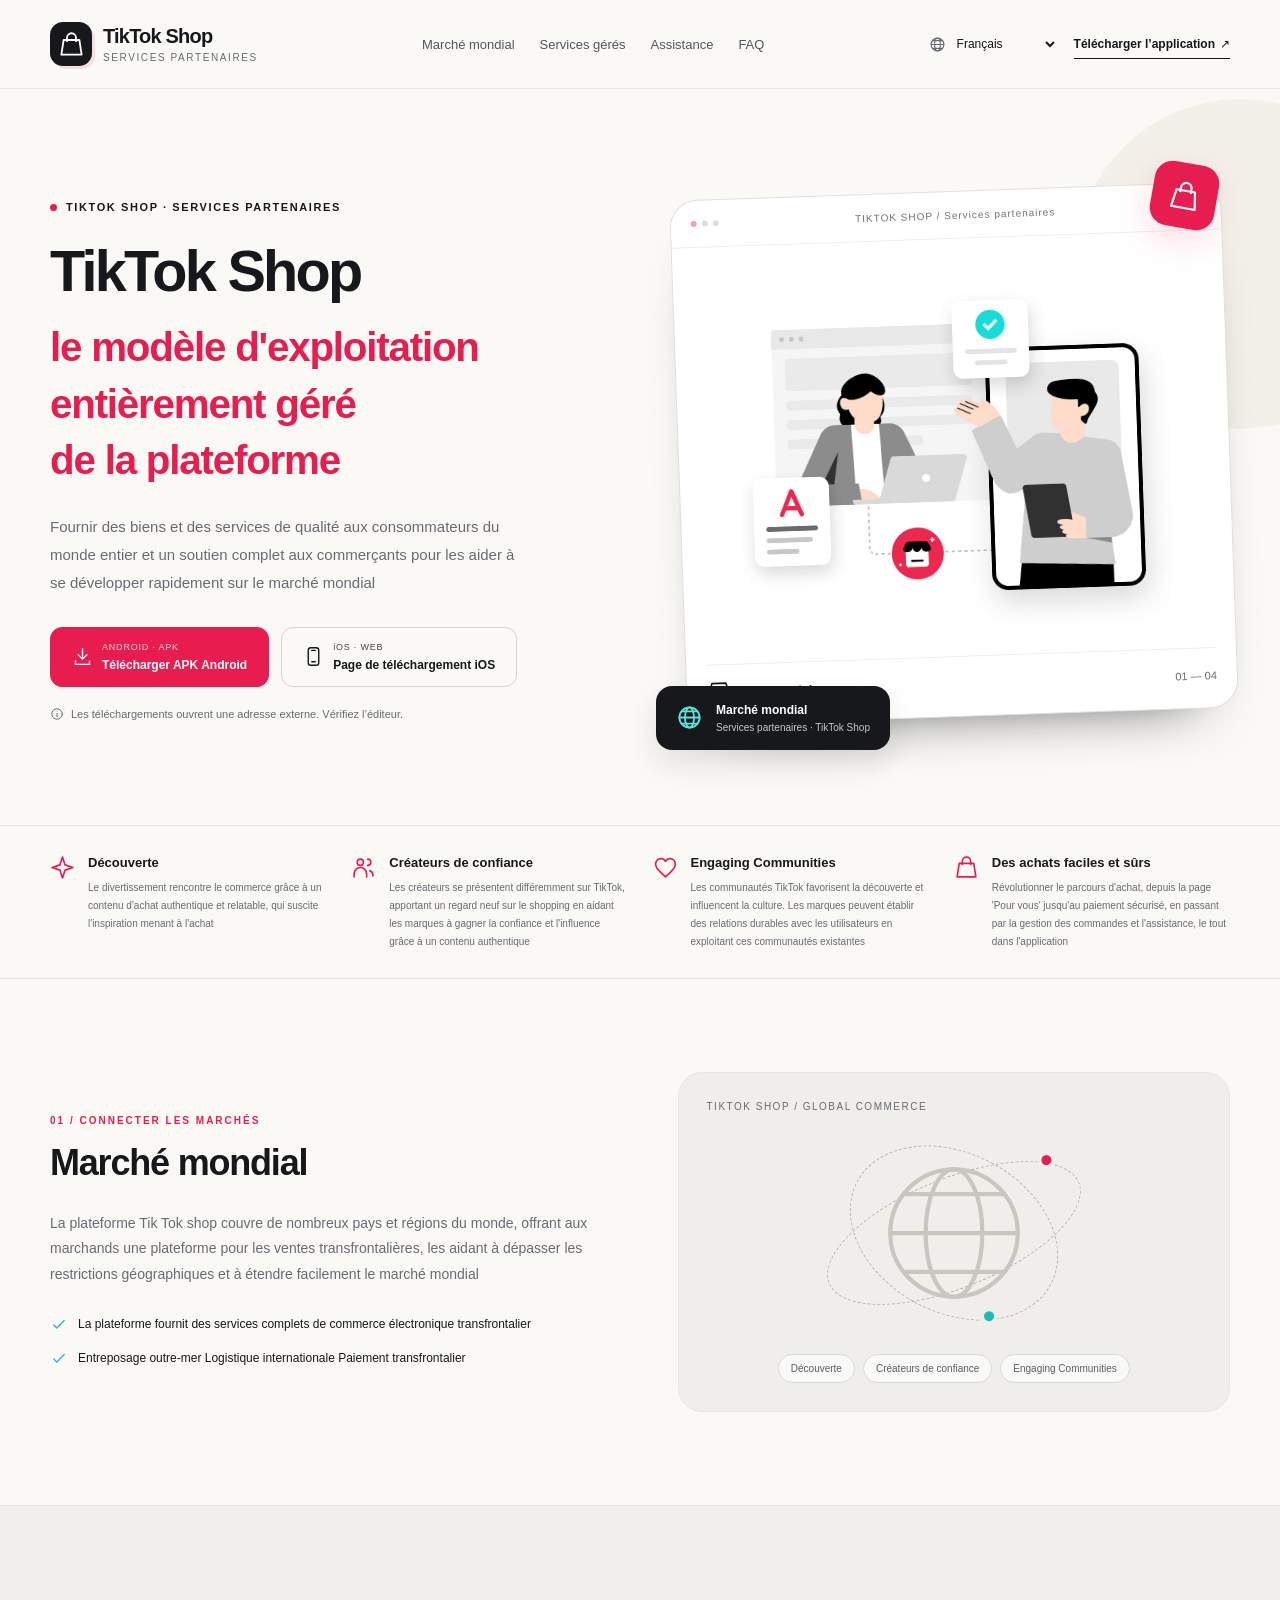
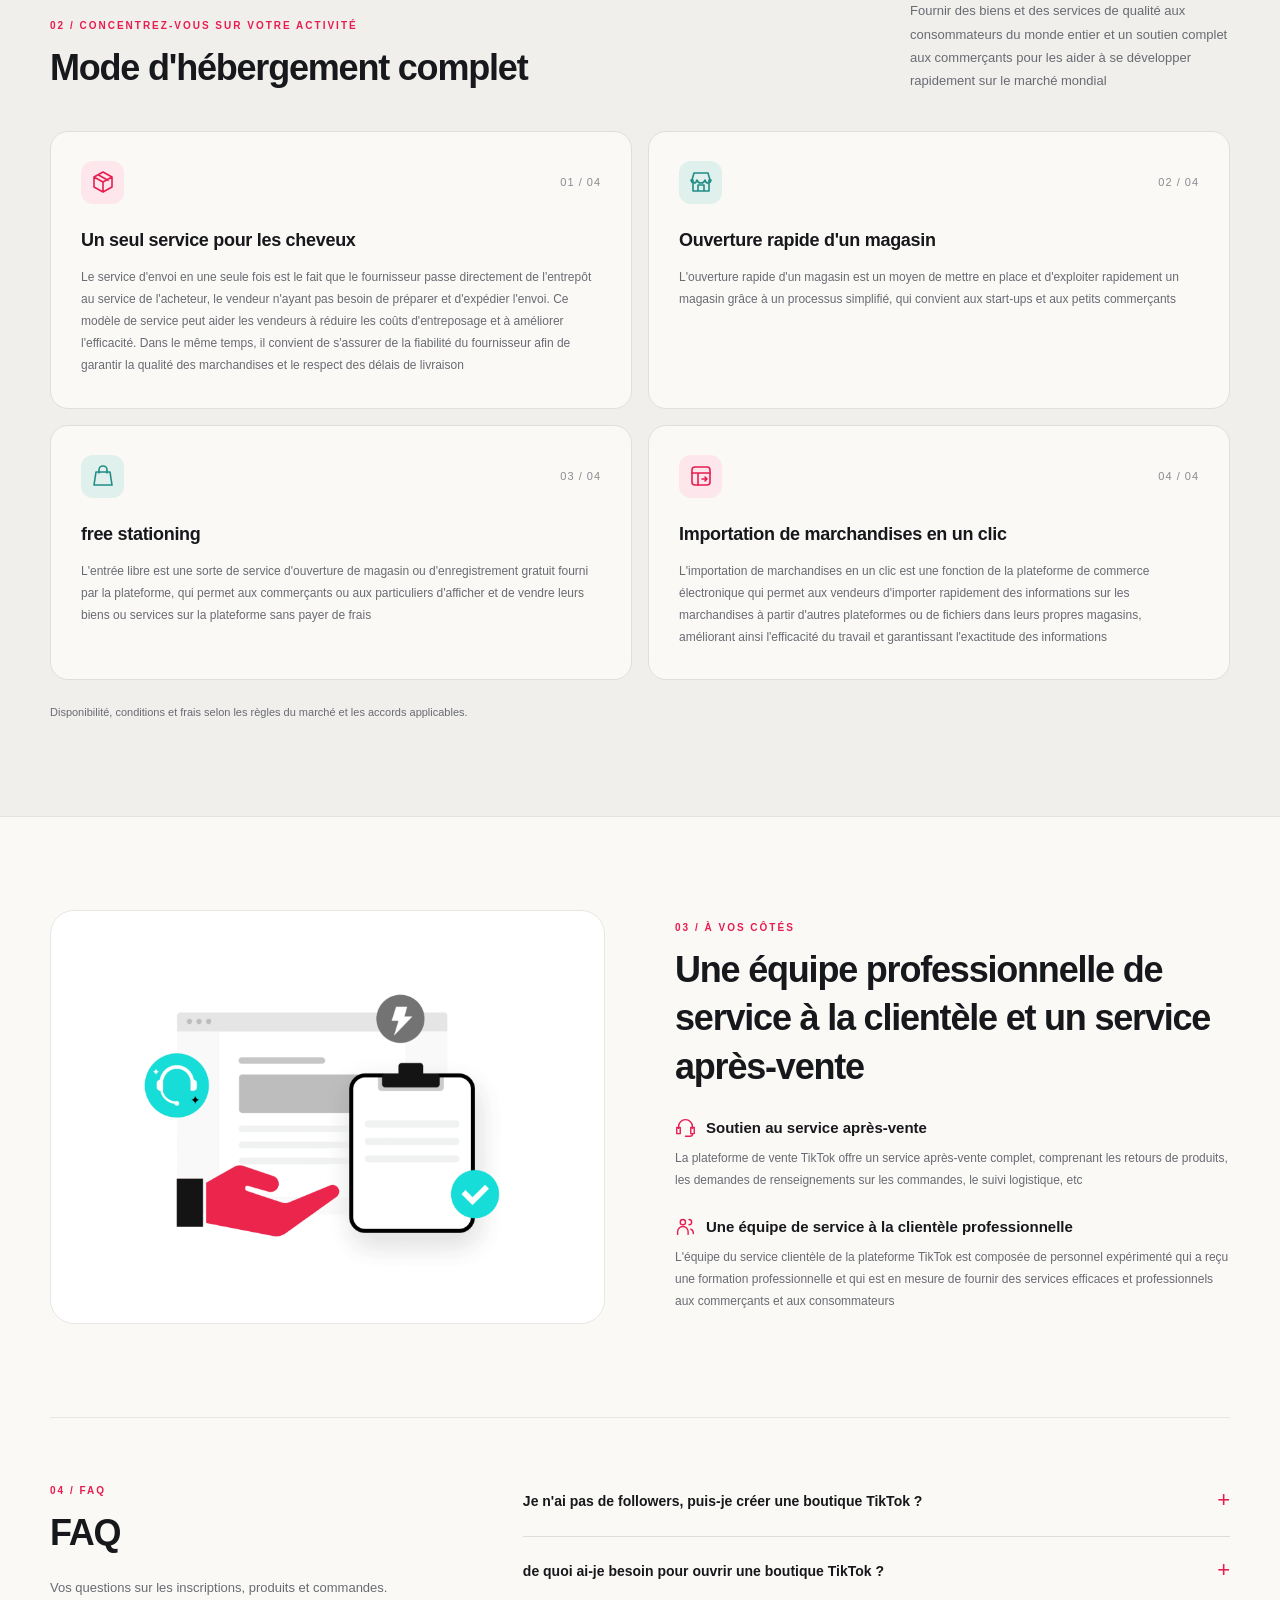
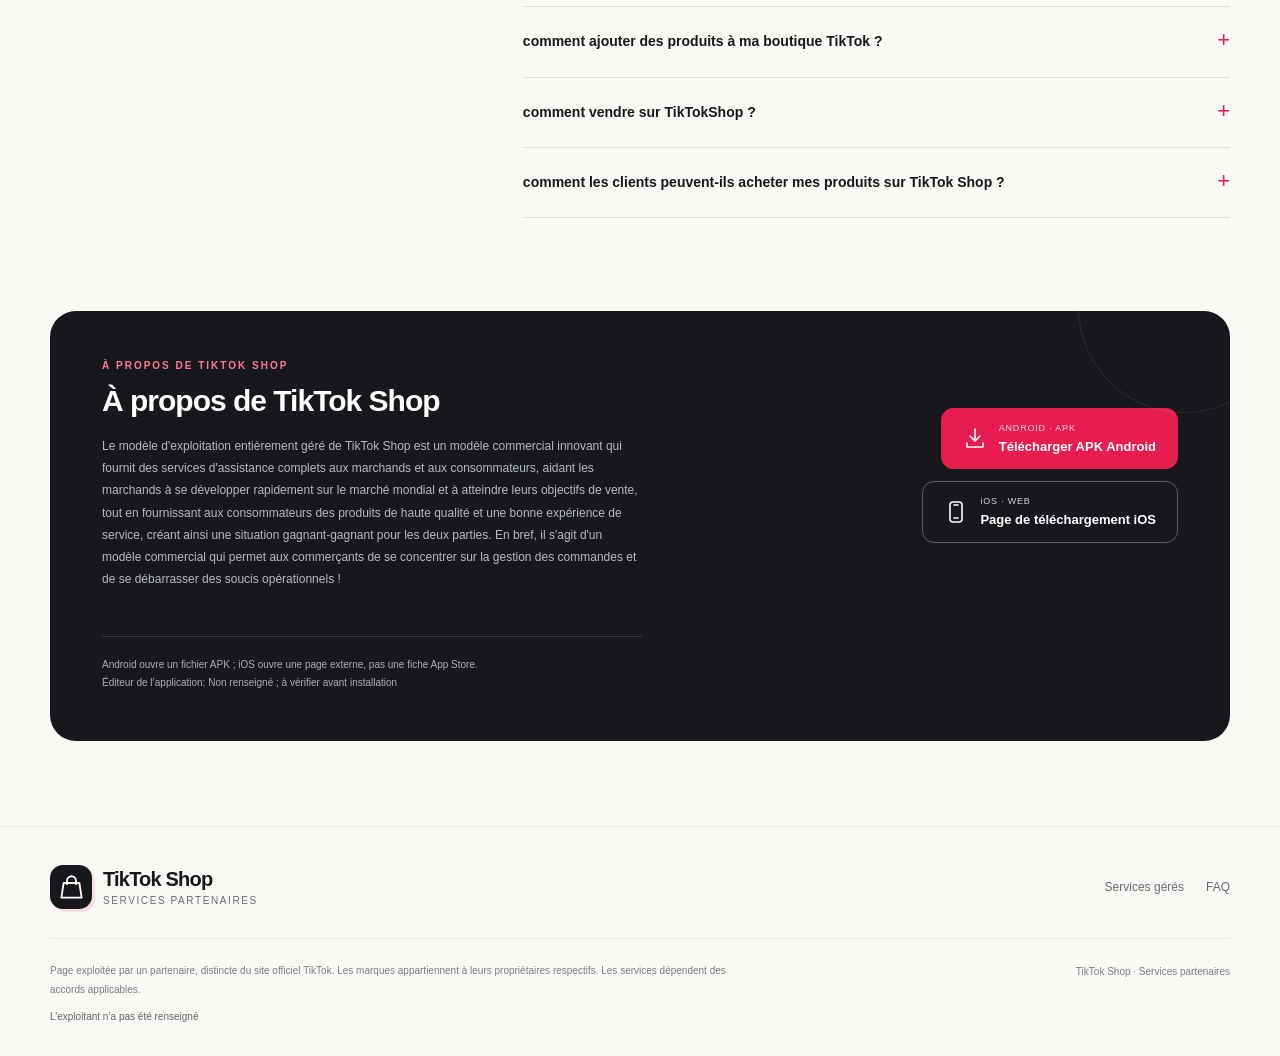
<file: fr.html>
<!doctype html>
<html lang="fr">
<head>
<meta charset="utf-8"><meta name="viewport" content="width=device-width, initial-scale=1">
<meta name="description" content="Fournir des biens et des services de qualité aux consommateurs du monde entier et un soutien complet aux commerçants pour les aider à se développer rapidement sur le marché mondial">
<meta name="theme-color" content="#faf9f6"><title>TikTok Shop · Services partenaires</title>
<link rel="icon" href="assets/favicon.svg" type="image/svg+xml"><link rel="stylesheet" href="assets/site.css">
<script src="assets/config.js" defer></script><script src="assets/site.js" defer></script>
</head>
<body id="top">
<a class="skip" href="#main">Aller au contenu</a>
<header class="site-header"><div class="wrap header-inner"><a href="#top" class="brand"><span class="brand-icon"><svg aria-hidden="true" viewBox="0 0 24 24"><path d="M5 8h14l2 13H3L5 8Z"/><path d="M8 9V6a4 4 0 0 1 8 0v3"/></svg></span><span class="brand-name">TikTok Shop<span class="brand-caption">Services partenaires</span></span></a><nav class="nav" aria-label="Marché mondial"><a href="#global">Marché mondial</a><a href="#services">Services gérés</a><a href="#support">Assistance</a><a href="#faq">FAQ</a></nav><div class="header-tools"><label class="language"><svg aria-hidden="true" viewBox="0 0 24 24"><circle cx="12" cy="12" r="9"/><ellipse cx="12" cy="12" rx="4" ry="9"/><path d="M3 12h18M5 6.5h14M5 17.5h14"/></svg><select id="language-select" aria-label="Choisir la langue"><option value="index.html" >English</option><option value="cn.html" >简体中文</option><option value="fr.html" selected>Français</option><option value="de.html" >Deutsch</option><option value="it.html" >Italiano</option><option value="es.html" >Español</option><option value="ko.html" >한국어</option><option value="jp.html" >日本語</option><option value="ms.html" >Bahasa Melayu</option><option value="th.html" >ภาษาไทย</option></select></label><a class="small-link" href="#download">Télécharger l’application<span aria-hidden="true">↗</span></a></div></div></header>
<main id="main">
<section class="hero"><div class="hero-decoration" aria-hidden="true"></div><div class="wrap hero-grid"><div class="hero-copy reveal"><div class="eyebrow">TikTok Shop · Services partenaires</div><h1>TikTok Shop<span>le modèle d&#x27;exploitation entièrement géré de la plateforme</span></h1><p>Fournir des biens et des services de qualité aux consommateurs du monde entier et un soutien complet aux commerçants pour les aider à se développer rapidement sur le marché mondial</p><div class="download-actions"><button type="button" class="button primary" data-download="android"><svg aria-hidden="true" viewBox="0 0 24 24"><path d="M12 3v12m-5-5 5 5 5-5M4 17v4h16v-4"/></svg><span class="button-text"><small>ANDROID · APK</small>Télécharger APK Android</span></button><button type="button" class="button light" data-download="ios"><svg aria-hidden="true" viewBox="0 0 24 24"><rect x="6" y="2" width="12" height="20" rx="3"/><path d="M10 18h4M10 5h4"/></svg><span class="button-text"><small>iOS · WEB</small>Page de téléchargement iOS</span></button></div><div class="hero-note"><svg aria-hidden="true" viewBox="0 0 24 24"><circle cx="12" cy="12" r="9"/><path d="M12 11v6m0-10v.01"/></svg><span>Les téléchargements ouvrent une adresse externe. Vérifiez l’éditeur.</span></div></div><div class="hero-art reveal"><div class="art-frame"><div class="frame-toolbar"><span class="frame-dots" aria-hidden="true"><i></i><i></i><i></i></span><span>TIKTOK SHOP / Services partenaires</span><span aria-hidden="true">↗</span></div><img src="assets/commerce.png" alt="Services gérés" width="1280" height="920" fetchpriority="high"><div class="art-foot"><svg aria-hidden="true" viewBox="0 0 24 24"><path d="M4 10v11h16V10M3 10l2-7h14l2 7M2 10c1 4 5 4 6 0 1 4 7 4 8 0 1 4 5 4 6 0M9 21v-6h6v6"/></svg><b>Services gérés</b><span>01 — 04</span></div></div><div class="art-symbol" aria-hidden="true"><svg aria-hidden="true" viewBox="0 0 24 24"><path d="M5 8h14l2 13H3L5 8Z"/><path d="M8 9V6a4 4 0 0 1 8 0v3"/></svg></div><div class="floating-note"><svg aria-hidden="true" viewBox="0 0 24 24"><circle cx="12" cy="12" r="9"/><ellipse cx="12" cy="12" rx="4" ry="9"/><path d="M3 12h18M5 6.5h14M5 17.5h14"/></svg><div><strong>Marché mondial</strong><small>Services partenaires · TikTok Shop</small></div></div></div></div></section>
<div class="value-strip"><div class="wrap value-grid"><div class="value-item"><svg aria-hidden="true" viewBox="0 0 24 24"><path d="m12 2 2.5 7.5L22 12l-7.5 2.5L12 22l-2.5-7.5L2 12l7.5-2.5L12 2Z"/></svg><div><h3>Découverte</h3><p>Le divertissement rencontre le commerce grâce à un contenu d&#x27;achat authentique et relatable, qui suscite l&#x27;inspiration menant à l&#x27;achat</p></div></div><div class="value-item"><svg aria-hidden="true" viewBox="0 0 24 24"><circle cx="9" cy="7" r="3"/><path d="M3 21v-3a6 6 0 0 1 12 0v3M16 4a3 3 0 0 1 0 6m2 5a5 5 0 0 1 3 5"/></svg><div><h3>Créateurs de confiance</h3><p>Les créateurs se présentent différemment sur TikTok, apportant un regard neuf sur le shopping en aidant les marques à gagner la confiance et l&#x27;influence grâce à un contenu authentique</p></div></div><div class="value-item"><svg aria-hidden="true" viewBox="0 0 24 24"><path d="M20 5a5 5 0 0 0-8 1 5 5 0 0 0-8-1C-1 11 8 17 12 21c4-4 13-10 8-16Z"/></svg><div><h3>Engaging Communities</h3><p>Les communautés TikTok favorisent la découverte et influencent la culture. Les marques peuvent établir des relations durables avec les utilisateurs en exploitant ces communautés existantes</p></div></div><div class="value-item"><svg aria-hidden="true" viewBox="0 0 24 24"><path d="M5 8h14l2 13H3L5 8Z"/><path d="M8 9V6a4 4 0 0 1 8 0v3"/></svg><div><h3>Des achats faciles et sûrs</h3><p>Révolutionner le parcours d&#x27;achat, depuis la page &#x27;Pour vous&#x27; jusqu&#x27;au paiement sécurisé, en passant par la gestion des commandes et l&#x27;assistance, le tout dans l&#x27;application</p></div></div></div></div>
<section class="section" id="global"><div class="wrap global-grid"><div class="global-copy"><div class="section-kicker">01 / Connecter les marchés</div><h2>Marché mondial</h2><p>La plateforme Tik Tok shop couvre de nombreux pays et régions du monde, offrant aux marchands une plateforme pour les ventes transfrontalières, les aidant à dépasser les restrictions géographiques et à étendre facilement le marché mondial</p><ul class="check-list"><li><svg aria-hidden="true" viewBox="0 0 24 24"><path d="m5 12 4 4L19 6"/></svg><span>La plateforme fournit des services complets de commerce électronique transfrontalier</span></li><li><svg aria-hidden="true" viewBox="0 0 24 24"><path d="m5 12 4 4L19 6"/></svg><span>Entreposage outre-mer Logistique internationale Paiement transfrontalier</span></li></ul></div><div class="global-visual"><span class="label">TIKTOK SHOP / GLOBAL COMMERCE</span><div class="world" aria-hidden="true"><div class="orbit"></div><div class="orbit two"></div><svg aria-hidden="true" viewBox="0 0 24 24"><circle cx="12" cy="12" r="9"/><ellipse cx="12" cy="12" rx="4" ry="9"/><path d="M3 12h18M5 6.5h14M5 17.5h14"/></svg></div><div class="global-pills"><span>Découverte</span><span>Créateurs de confiance</span><span>Engaging Communities</span></div></div></div></section>
<section class="section services" id="services"><div class="wrap"><div class="section-head"><div><div class="section-kicker">02 / Concentrez-vous sur votre activité</div><h2>Mode d&#x27;hébergement complet</h2></div><p>Fournir des biens et des services de qualité aux consommateurs du monde entier et un soutien complet aux commerçants pour les aider à se développer rapidement sur le marché mondial</p></div><div class="service-grid"><article class="service-card"><div class="card-top"><span class="card-icon"><svg aria-hidden="true" viewBox="0 0 24 24"><path d="m3 7 9-5 9 5v10l-9 5-9-5V7Zm0 0 9 5 9-5M12 12v10M7 4.8l10 5.5"/></svg></span><span class="card-number">01 / 04</span></div><h3>Un seul service pour les cheveux</h3><p>Le service d&#x27;envoi en une seule fois est le fait que le fournisseur passe directement de l&#x27;entrepôt au service de l&#x27;acheteur, le vendeur n&#x27;ayant pas besoin de préparer et d&#x27;expédier l&#x27;envoi. Ce modèle de service peut aider les vendeurs à réduire les coûts d&#x27;entreposage et à améliorer l&#x27;efficacité. Dans le même temps, il convient de s&#x27;assurer de la fiabilité du fournisseur afin de garantir la qualité des marchandises et le respect des délais de livraison</p></article><article class="service-card"><div class="card-top"><span class="card-icon"><svg aria-hidden="true" viewBox="0 0 24 24"><path d="M4 10v11h16V10M3 10l2-7h14l2 7M2 10c1 4 5 4 6 0 1 4 7 4 8 0 1 4 5 4 6 0M9 21v-6h6v6"/></svg></span><span class="card-number">02 / 04</span></div><h3>Ouverture rapide d&#x27;un magasin</h3><p>L&#x27;ouverture rapide d&#x27;un magasin est un moyen de mettre en place et d&#x27;exploiter rapidement un magasin grâce à un processus simplifié, qui convient aux start-ups et aux petits commerçants</p></article><article class="service-card"><div class="card-top"><span class="card-icon"><svg aria-hidden="true" viewBox="0 0 24 24"><path d="M5 8h14l2 13H3L5 8Z"/><path d="M8 9V6a4 4 0 0 1 8 0v3"/></svg></span><span class="card-number">03 / 04</span></div><h3>free stationing</h3><p>L&#x27;entrée libre est une sorte de service d&#x27;ouverture de magasin ou d&#x27;enregistrement gratuit fourni par la plateforme, qui permet aux commerçants ou aux particuliers d&#x27;afficher et de vendre leurs biens ou services sur la plateforme sans payer de frais</p></article><article class="service-card"><div class="card-top"><span class="card-icon"><svg aria-hidden="true" viewBox="0 0 24 24"><rect x="3" y="3" width="18" height="18" rx="3"/><path d="M3 9h18M9 9v12m4-6h5m-2-2 2 2-2 2"/></svg></span><span class="card-number">04 / 04</span></div><h3>Importation de marchandises en un clic</h3><p>L&#x27;importation de marchandises en un clic est une fonction de la plateforme de commerce électronique qui permet aux vendeurs d&#x27;importer rapidement des informations sur les marchandises à partir d&#x27;autres plateformes ou de fichiers dans leurs propres magasins, améliorant ainsi l&#x27;efficacité du travail et garantissant l&#x27;exactitude des informations</p></article></div><p class="service-note">Disponibilité, conditions et frais selon les règles du marché et les accords applicables.</p></div></section>
<section class="section" id="support"><div class="wrap support-grid"><div class="support-art"><img src="assets/support.png" alt="Assistance" width="1536" height="1075" loading="lazy"></div><div class="support-copy"><div class="section-kicker">03 / À vos côtés</div><h2>Une équipe professionnelle de service à la clientèle et un service après-vente</h2><div class="support-title"><svg aria-hidden="true" viewBox="0 0 24 24"><path d="M4 13v-2a8 8 0 0 1 16 0v2M4 12H2v7h4v-7H4Zm16 0h2v7h-4v-7h2Zm0 7a3 3 0 0 1-3 3h-5"/></svg><h3>Soutien au service après-vente</h3></div><p class="support-detail">La plateforme de vente TikTok offre un service après-vente complet, comprenant les retours de produits, les demandes de renseignements sur les commandes, le suivi logistique, etc</p><div class="support-title"><svg aria-hidden="true" viewBox="0 0 24 24"><circle cx="9" cy="7" r="3"/><path d="M3 21v-3a6 6 0 0 1 12 0v3M16 4a3 3 0 0 1 0 6m2 5a5 5 0 0 1 3 5"/></svg><h3>Une équipe de service à la clientèle professionnelle</h3></div><p class="support-detail">L&#x27;équipe du service clientèle de la plateforme TikTok est composée de personnel expérimenté qui a reçu une formation professionnelle et qui est en mesure de fournir des services efficaces et professionnels aux commerçants et aux consommateurs</p></div></div></section>
<section class="section faq-section" id="faq"><div class="wrap faq-layout"><div class="faq-intro"><div class="section-kicker">04 / FAQ</div><h2>FAQ</h2><p>Vos questions sur les inscriptions, produits et commandes.</p></div><div class="faq-list"><details><summary>Je n&#x27;ai pas de followers, puis-je créer une boutique TikTok ?</summary><p>Aucun problème, contactez le service clientèle de TikTok Mall qui vous fournira des instructions détaillées</p></details><details><summary>de quoi ai-je besoin pour ouvrir une boutique TikTok ?</summary><p>Vous aurez besoin d&#x27;un compte TikTok ou d&#x27;un téléphone/email Allez sur Inscription pour vous inscrire Entrez vos informations personnelles/professionnelles Sélectionnez votre type d&#x27;activité et soumettez Attendez que votre demande soit examinée pour approbation</p></details><details><summary>comment ajouter des produits à ma boutique TikTok ?</summary><p>Après vous être inscrit avec succès en tant que vendeur dans la boutique TikTok, vous pouvez télécharger ou sélectionner des informations sur les produits dans le Centre des vendeurs</p></details><details><summary>comment vendre sur TikTokShop ?</summary><p>1、Discounts, vouchers, free shipping promotion/subsidies, incentive programmes 2、Go LIVE, Create Shoppable Videos, Product showcase 3、Get insights on products and sales performance in seller center : reviews, analytics dashboard</p></details><details><summary>comment les clients peuvent-ils acheter mes produits sur TikTok Shop ?</summary><p>Flux LIVE, courtes vidéos, onglet vitrine Cliquer sur le produit et l&#x27;ajouter au panier Gérer les commandes, le suivi des commandes, l&#x27;expédition, les retours et les méthodes de paiement dans l&#x27;espace vendeur</p></details></div></div></section>
<section class="download-section" id="download"><div class="wrap"><div class="download-panel"><div><div class="section-kicker">À propos de TikTok Shop</div><h2>À propos de TikTok Shop</h2><p>Le modèle d&#x27;exploitation entièrement géré de TikTok Shop est un modèle commercial innovant qui fournit des services d&#x27;assistance complets aux marchands et aux consommateurs, aidant les marchands à se développer rapidement sur le marché mondial et à atteindre leurs objectifs de vente, tout en fournissant aux consommateurs des produits de haute qualité et une bonne expérience de service, créant ainsi une situation gagnant-gagnant pour les deux parties. En bref, il s&#x27;agit d&#x27;un modèle commercial qui permet aux commerçants de se concentrer sur la gestion des commandes et de se débarrasser des soucis opérationnels !</p></div><div class="download-actions"><button type="button" class="button primary" data-download="android"><svg aria-hidden="true" viewBox="0 0 24 24"><path d="M12 3v12m-5-5 5 5 5-5M4 17v4h16v-4"/></svg><span class="button-text"><small>ANDROID · APK</small>Télécharger APK Android</span></button><button type="button" class="button light" data-download="ios"><svg aria-hidden="true" viewBox="0 0 24 24"><rect x="6" y="2" width="12" height="20" rx="3"/><path d="M10 18h4M10 5h4"/></svg><span class="button-text"><small>iOS · WEB</small>Page de téléchargement iOS</span></button></div><p class="download-context">Android ouvre un fichier APK ; iOS ouvre une page externe, pas une fiche App Store.<br><span id="publisher-text"></span></p></div></div></section>
</main>
<footer class="footer"><div class="wrap"><div class="footer-main"><a href="#top" class="brand"><span class="brand-icon"><svg aria-hidden="true" viewBox="0 0 24 24"><path d="M5 8h14l2 13H3L5 8Z"/><path d="M8 9V6a4 4 0 0 1 8 0v3"/></svg></span><span class="brand-name">TikTok Shop<span class="brand-caption">Services partenaires</span></span></a><nav class="footer-links" aria-label="À propos de TikTok Shop"><a href="#services">Services gérés</a><a href="#faq">FAQ</a><a id="relationship-link" target="_blank" rel="noopener noreferrer" hidden>Informations de partenariat</a><a id="privacy-link" target="_blank" rel="noopener noreferrer" hidden>Confidentialité</a></nav></div><div class="footer-bottom"><div><p>Page exploitée par un partenaire, distincte du site officiel TikTok. Les marques appartiennent à leurs propriétaires respectifs. Les services dépendent des accords applicables.</p><div class="operator"><span id="operator-name">L’exploitant n’a pas été renseigné</span> <a id="operator-email" hidden></a></div></div><span class="copyright">TikTok Shop · Services partenaires</span></div></div></footer>
<div class="mobile-bar"><div><strong>TikTok Shop</strong><small>Services partenaires</small></div><a class="button primary" href="#download">Télécharger l’application<svg aria-hidden="true" viewBox="0 0 24 24"><path d="M5 12h14M13 6l6 6-6 6"/></svg></a></div>
<div id="site-messages" data-android-title="Télécharger APK Android" data-ios-title="Page de téléchargement iOS" data-publisher="Éditeur de l’application" data-publisher-unknown="Non renseigné ; à vérifier avant installation" data-operator-unknown="L’exploitant n’a pas été renseigné" data-unavailable="Adresse indisponible" hidden></div>
</body></html>
</file>
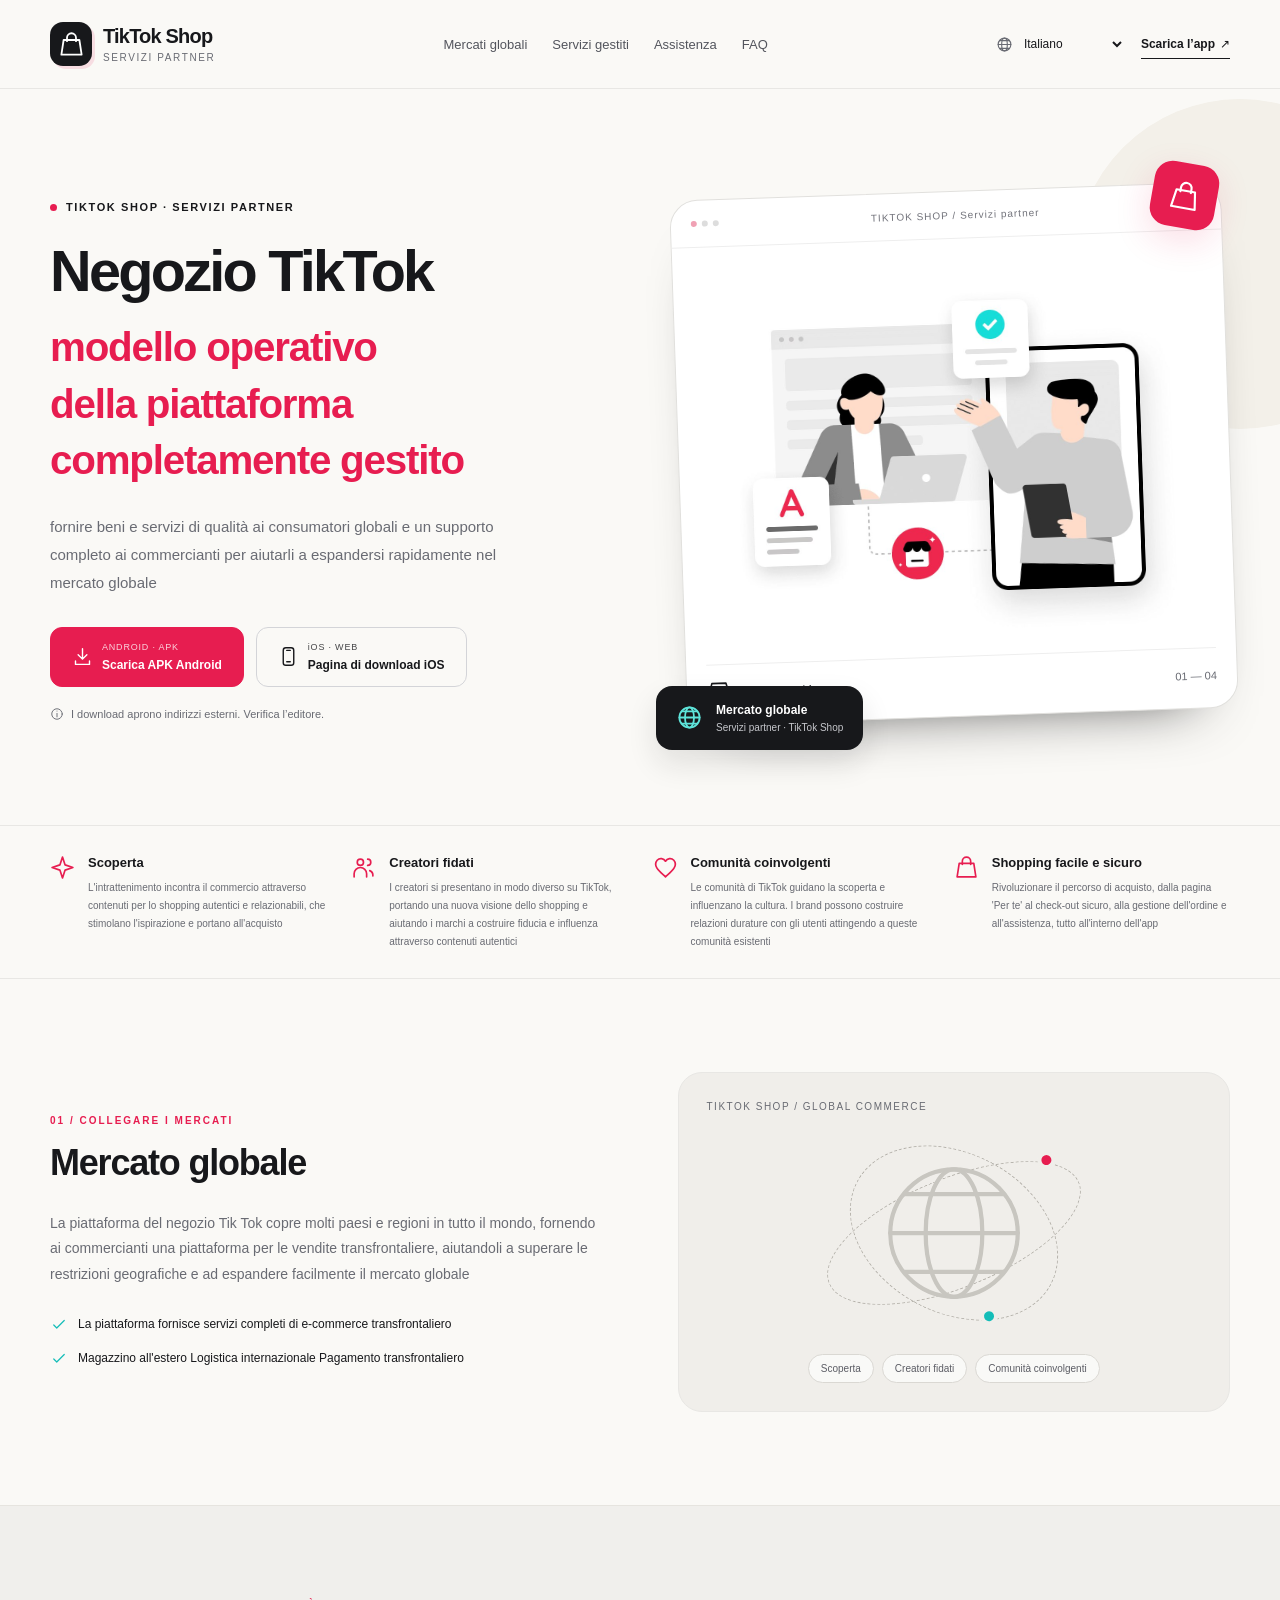
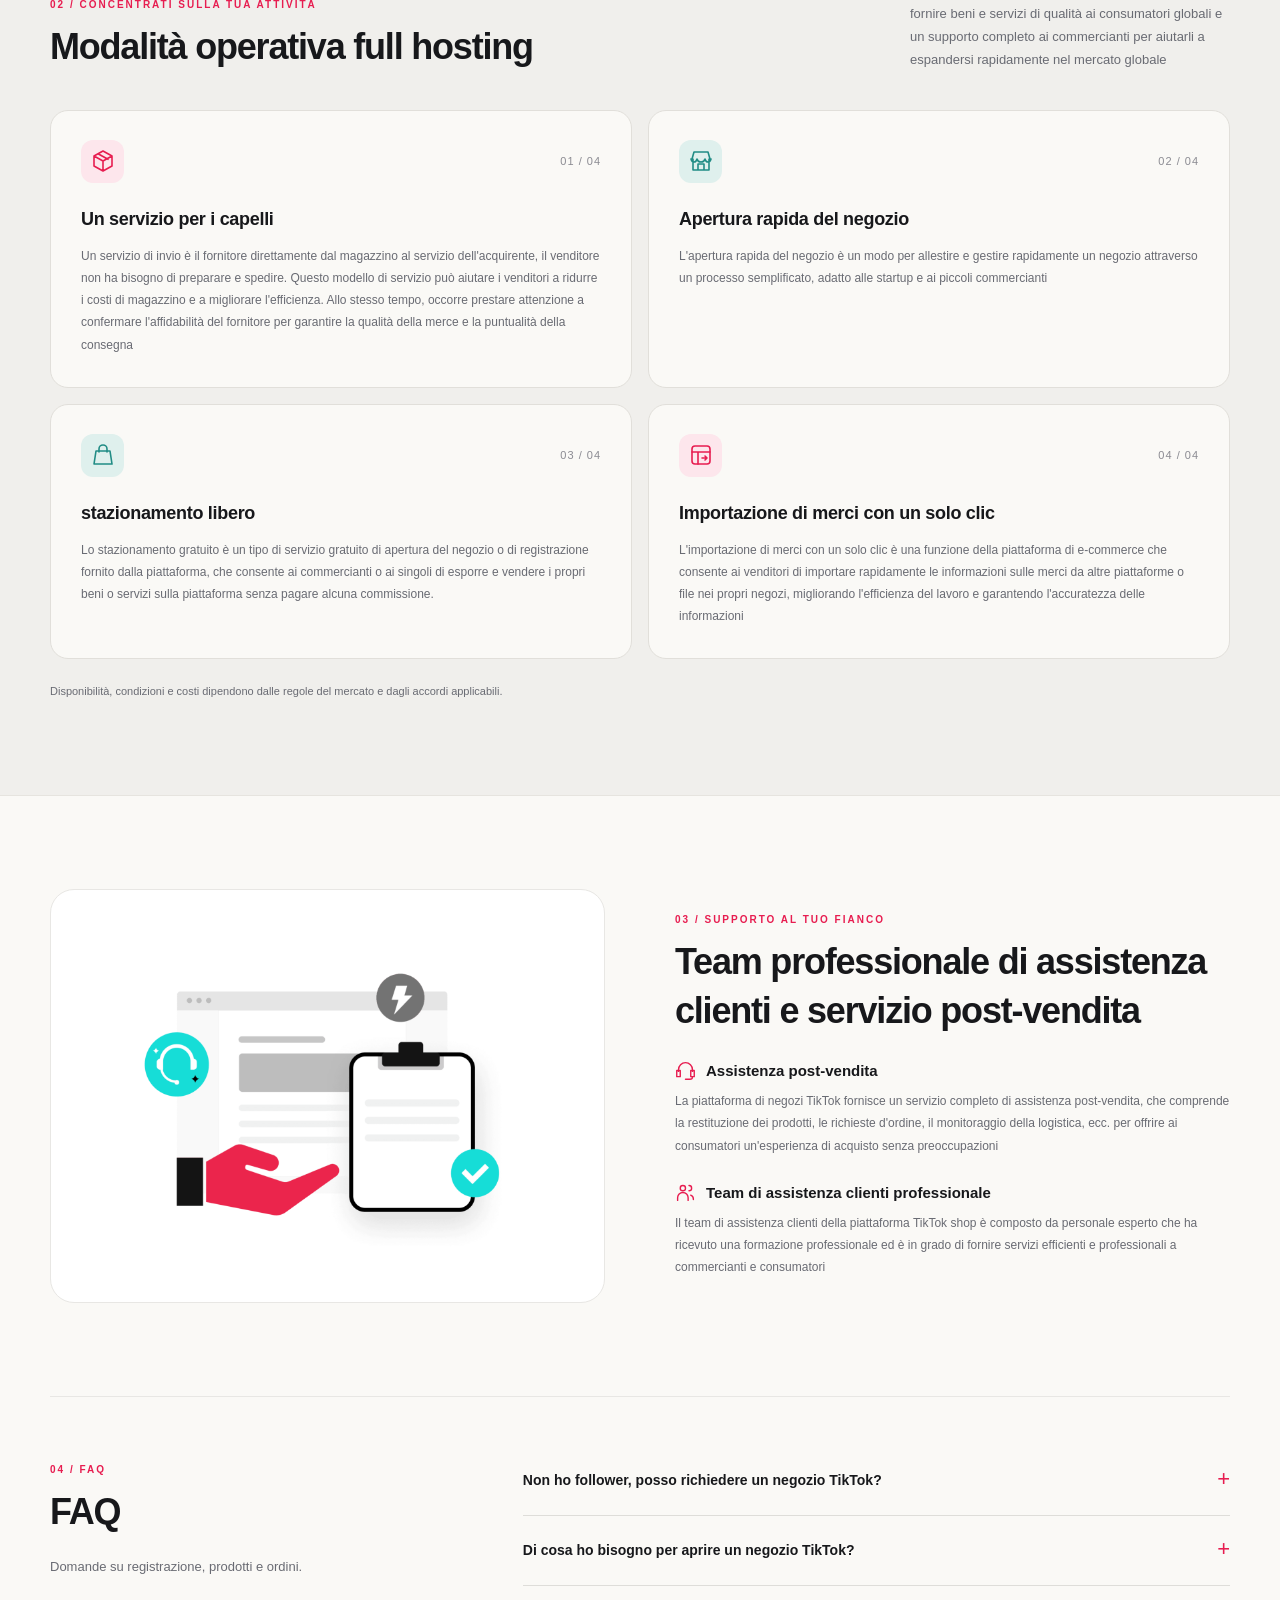
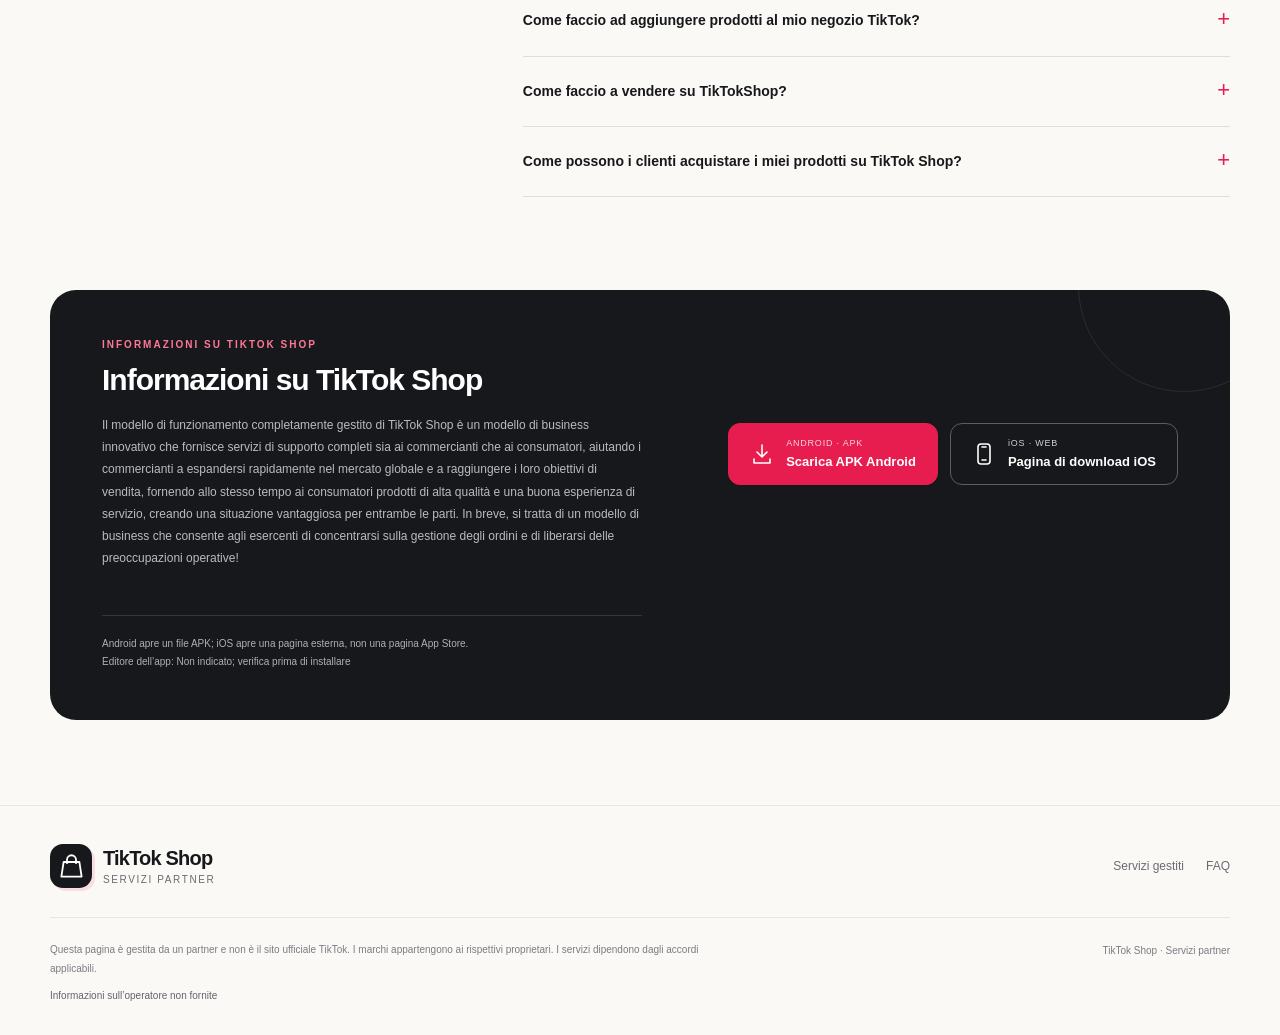
<file: it.html>
<!doctype html>
<html lang="it">
<head>
<meta charset="utf-8"><meta name="viewport" content="width=device-width, initial-scale=1">
<meta name="description" content="fornire beni e servizi di qualità ai consumatori globali e un supporto completo ai commercianti per aiutarli a espandersi rapidamente nel mercato globale">
<meta name="theme-color" content="#faf9f6"><title>TikTok Shop · Servizi partner</title>
<link rel="icon" href="assets/favicon.svg" type="image/svg+xml"><link rel="stylesheet" href="assets/site.css">
<script src="assets/config.js" defer></script><script src="assets/site.js" defer></script>
</head>
<body id="top">
<a class="skip" href="#main">Vai al contenuto</a>
<header class="site-header"><div class="wrap header-inner"><a href="#top" class="brand"><span class="brand-icon"><svg aria-hidden="true" viewBox="0 0 24 24"><path d="M5 8h14l2 13H3L5 8Z"/><path d="M8 9V6a4 4 0 0 1 8 0v3"/></svg></span><span class="brand-name">TikTok Shop<span class="brand-caption">Servizi partner</span></span></a><nav class="nav" aria-label="Mercati globali"><a href="#global">Mercati globali</a><a href="#services">Servizi gestiti</a><a href="#support">Assistenza</a><a href="#faq">FAQ</a></nav><div class="header-tools"><label class="language"><svg aria-hidden="true" viewBox="0 0 24 24"><circle cx="12" cy="12" r="9"/><ellipse cx="12" cy="12" rx="4" ry="9"/><path d="M3 12h18M5 6.5h14M5 17.5h14"/></svg><select id="language-select" aria-label="Seleziona lingua"><option value="index.html" >English</option><option value="cn.html" >简体中文</option><option value="fr.html" >Français</option><option value="de.html" >Deutsch</option><option value="it.html" selected>Italiano</option><option value="es.html" >Español</option><option value="ko.html" >한국어</option><option value="jp.html" >日本語</option><option value="ms.html" >Bahasa Melayu</option><option value="th.html" >ภาษาไทย</option></select></label><a class="small-link" href="#download">Scarica l’app<span aria-hidden="true">↗</span></a></div></div></header>
<main id="main">
<section class="hero"><div class="hero-decoration" aria-hidden="true"></div><div class="wrap hero-grid"><div class="hero-copy reveal"><div class="eyebrow">TikTok Shop · Servizi partner</div><h1>Negozio TikTok<span>modello operativo della piattaforma completamente gestito</span></h1><p>fornire beni e servizi di qualità ai consumatori globali e un supporto completo ai commercianti per aiutarli a espandersi rapidamente nel mercato globale</p><div class="download-actions"><button type="button" class="button primary" data-download="android"><svg aria-hidden="true" viewBox="0 0 24 24"><path d="M12 3v12m-5-5 5 5 5-5M4 17v4h16v-4"/></svg><span class="button-text"><small>ANDROID · APK</small>Scarica APK Android</span></button><button type="button" class="button light" data-download="ios"><svg aria-hidden="true" viewBox="0 0 24 24"><rect x="6" y="2" width="12" height="20" rx="3"/><path d="M10 18h4M10 5h4"/></svg><span class="button-text"><small>iOS · WEB</small>Pagina di download iOS</span></button></div><div class="hero-note"><svg aria-hidden="true" viewBox="0 0 24 24"><circle cx="12" cy="12" r="9"/><path d="M12 11v6m0-10v.01"/></svg><span>I download aprono indirizzi esterni. Verifica l’editore.</span></div></div><div class="hero-art reveal"><div class="art-frame"><div class="frame-toolbar"><span class="frame-dots" aria-hidden="true"><i></i><i></i><i></i></span><span>TIKTOK SHOP / Servizi partner</span><span aria-hidden="true">↗</span></div><img src="assets/commerce.png" alt="Servizi gestiti" width="1280" height="920" fetchpriority="high"><div class="art-foot"><svg aria-hidden="true" viewBox="0 0 24 24"><path d="M4 10v11h16V10M3 10l2-7h14l2 7M2 10c1 4 5 4 6 0 1 4 7 4 8 0 1 4 5 4 6 0M9 21v-6h6v6"/></svg><b>Servizi gestiti</b><span>01 — 04</span></div></div><div class="art-symbol" aria-hidden="true"><svg aria-hidden="true" viewBox="0 0 24 24"><path d="M5 8h14l2 13H3L5 8Z"/><path d="M8 9V6a4 4 0 0 1 8 0v3"/></svg></div><div class="floating-note"><svg aria-hidden="true" viewBox="0 0 24 24"><circle cx="12" cy="12" r="9"/><ellipse cx="12" cy="12" rx="4" ry="9"/><path d="M3 12h18M5 6.5h14M5 17.5h14"/></svg><div><strong>Mercato globale</strong><small>Servizi partner · TikTok Shop</small></div></div></div></div></section>
<div class="value-strip"><div class="wrap value-grid"><div class="value-item"><svg aria-hidden="true" viewBox="0 0 24 24"><path d="m12 2 2.5 7.5L22 12l-7.5 2.5L12 22l-2.5-7.5L2 12l7.5-2.5L12 2Z"/></svg><div><h3>Scoperta</h3><p>L&#x27;intrattenimento incontra il commercio attraverso contenuti per lo shopping autentici e relazionabili, che stimolano l&#x27;ispirazione e portano all&#x27;acquisto</p></div></div><div class="value-item"><svg aria-hidden="true" viewBox="0 0 24 24"><circle cx="9" cy="7" r="3"/><path d="M3 21v-3a6 6 0 0 1 12 0v3M16 4a3 3 0 0 1 0 6m2 5a5 5 0 0 1 3 5"/></svg><div><h3>Creatori fidati</h3><p>I creatori si presentano in modo diverso su TikTok, portando una nuova visione dello shopping e aiutando i marchi a costruire fiducia e influenza attraverso contenuti autentici</p></div></div><div class="value-item"><svg aria-hidden="true" viewBox="0 0 24 24"><path d="M20 5a5 5 0 0 0-8 1 5 5 0 0 0-8-1C-1 11 8 17 12 21c4-4 13-10 8-16Z"/></svg><div><h3>Comunità coinvolgenti</h3><p>Le comunità di TikTok guidano la scoperta e influenzano la cultura. I brand possono costruire relazioni durature con gli utenti attingendo a queste comunità esistenti</p></div></div><div class="value-item"><svg aria-hidden="true" viewBox="0 0 24 24"><path d="M5 8h14l2 13H3L5 8Z"/><path d="M8 9V6a4 4 0 0 1 8 0v3"/></svg><div><h3>Shopping facile e sicuro</h3><p>Rivoluzionare il percorso di acquisto, dalla pagina &#x27;Per te&#x27; al check-out sicuro, alla gestione dell&#x27;ordine e all&#x27;assistenza, tutto all&#x27;interno dell&#x27;app</p></div></div></div></div>
<section class="section" id="global"><div class="wrap global-grid"><div class="global-copy"><div class="section-kicker">01 / Collegare i mercati</div><h2>Mercato globale</h2><p>La piattaforma del negozio Tik Tok copre molti paesi e regioni in tutto il mondo, fornendo ai commercianti una piattaforma per le vendite transfrontaliere, aiutandoli a superare le restrizioni geografiche e ad espandere facilmente il mercato globale</p><ul class="check-list"><li><svg aria-hidden="true" viewBox="0 0 24 24"><path d="m5 12 4 4L19 6"/></svg><span>La piattaforma fornisce servizi completi di e-commerce transfrontaliero</span></li><li><svg aria-hidden="true" viewBox="0 0 24 24"><path d="m5 12 4 4L19 6"/></svg><span>Magazzino all&#x27;estero Logistica internazionale Pagamento transfrontaliero</span></li></ul></div><div class="global-visual"><span class="label">TIKTOK SHOP / GLOBAL COMMERCE</span><div class="world" aria-hidden="true"><div class="orbit"></div><div class="orbit two"></div><svg aria-hidden="true" viewBox="0 0 24 24"><circle cx="12" cy="12" r="9"/><ellipse cx="12" cy="12" rx="4" ry="9"/><path d="M3 12h18M5 6.5h14M5 17.5h14"/></svg></div><div class="global-pills"><span>Scoperta</span><span>Creatori fidati</span><span>Comunità coinvolgenti</span></div></div></div></section>
<section class="section services" id="services"><div class="wrap"><div class="section-head"><div><div class="section-kicker">02 / Concentrati sulla tua attività</div><h2>Modalità operativa full hosting</h2></div><p>fornire beni e servizi di qualità ai consumatori globali e un supporto completo ai commercianti per aiutarli a espandersi rapidamente nel mercato globale</p></div><div class="service-grid"><article class="service-card"><div class="card-top"><span class="card-icon"><svg aria-hidden="true" viewBox="0 0 24 24"><path d="m3 7 9-5 9 5v10l-9 5-9-5V7Zm0 0 9 5 9-5M12 12v10M7 4.8l10 5.5"/></svg></span><span class="card-number">01 / 04</span></div><h3>Un servizio per i capelli</h3><p>Un servizio di invio è il fornitore direttamente dal magazzino al servizio dell&#x27;acquirente, il venditore non ha bisogno di preparare e spedire. Questo modello di servizio può aiutare i venditori a ridurre i costi di magazzino e a migliorare l&#x27;efficienza. Allo stesso tempo, occorre prestare attenzione a confermare l&#x27;affidabilità del fornitore per garantire la qualità della merce e la puntualità della consegna</p></article><article class="service-card"><div class="card-top"><span class="card-icon"><svg aria-hidden="true" viewBox="0 0 24 24"><path d="M4 10v11h16V10M3 10l2-7h14l2 7M2 10c1 4 5 4 6 0 1 4 7 4 8 0 1 4 5 4 6 0M9 21v-6h6v6"/></svg></span><span class="card-number">02 / 04</span></div><h3>Apertura rapida del negozio</h3><p>L&#x27;apertura rapida del negozio è un modo per allestire e gestire rapidamente un negozio attraverso un processo semplificato, adatto alle startup e ai piccoli commercianti</p></article><article class="service-card"><div class="card-top"><span class="card-icon"><svg aria-hidden="true" viewBox="0 0 24 24"><path d="M5 8h14l2 13H3L5 8Z"/><path d="M8 9V6a4 4 0 0 1 8 0v3"/></svg></span><span class="card-number">03 / 04</span></div><h3>stazionamento libero</h3><p>Lo stazionamento gratuito è un tipo di servizio gratuito di apertura del negozio o di registrazione fornito dalla piattaforma, che consente ai commercianti o ai singoli di esporre e vendere i propri beni o servizi sulla piattaforma senza pagare alcuna commissione.</p></article><article class="service-card"><div class="card-top"><span class="card-icon"><svg aria-hidden="true" viewBox="0 0 24 24"><rect x="3" y="3" width="18" height="18" rx="3"/><path d="M3 9h18M9 9v12m4-6h5m-2-2 2 2-2 2"/></svg></span><span class="card-number">04 / 04</span></div><h3>Importazione di merci con un solo clic</h3><p>L&#x27;importazione di merci con un solo clic è una funzione della piattaforma di e-commerce che consente ai venditori di importare rapidamente le informazioni sulle merci da altre piattaforme o file nei propri negozi, migliorando l&#x27;efficienza del lavoro e garantendo l&#x27;accuratezza delle informazioni</p></article></div><p class="service-note">Disponibilità, condizioni e costi dipendono dalle regole del mercato e dagli accordi applicabili.</p></div></section>
<section class="section" id="support"><div class="wrap support-grid"><div class="support-art"><img src="assets/support.png" alt="Assistenza" width="1536" height="1075" loading="lazy"></div><div class="support-copy"><div class="section-kicker">03 / Supporto al tuo fianco</div><h2>Team professionale di assistenza clienti e servizio post-vendita</h2><div class="support-title"><svg aria-hidden="true" viewBox="0 0 24 24"><path d="M4 13v-2a8 8 0 0 1 16 0v2M4 12H2v7h4v-7H4Zm16 0h2v7h-4v-7h2Zm0 7a3 3 0 0 1-3 3h-5"/></svg><h3>Assistenza post-vendita</h3></div><p class="support-detail">La piattaforma di negozi TikTok fornisce un servizio completo di assistenza post-vendita, che comprende la restituzione dei prodotti, le richieste d&#x27;ordine, il monitoraggio della logistica, ecc. per offrire ai consumatori un&#x27;esperienza di acquisto senza preoccupazioni</p><div class="support-title"><svg aria-hidden="true" viewBox="0 0 24 24"><circle cx="9" cy="7" r="3"/><path d="M3 21v-3a6 6 0 0 1 12 0v3M16 4a3 3 0 0 1 0 6m2 5a5 5 0 0 1 3 5"/></svg><h3>Team di assistenza clienti professionale</h3></div><p class="support-detail">Il team di assistenza clienti della piattaforma TikTok shop è composto da personale esperto che ha ricevuto una formazione professionale ed è in grado di fornire servizi efficienti e professionali a commercianti e consumatori</p></div></div></section>
<section class="section faq-section" id="faq"><div class="wrap faq-layout"><div class="faq-intro"><div class="section-kicker">04 / FAQ</div><h2>FAQ</h2><p>Domande su registrazione, prodotti e ordini.</p></div><div class="faq-list"><details><summary>Non ho follower, posso richiedere un negozio TikTok?</summary><p>Nessun problema, contatta il servizio clienti di tiktok mall che ti fornirà istruzioni dettagliate</p></details><details><summary>Di cosa ho bisogno per aprire un negozio TikTok?</summary><p>Hai bisogno di un account TikTok o di un telefono/email Vai a Registrazione per iscriverti Inserisci le tue informazioni personali/commerciali Seleziona il tipo di attività e invia Attendi che la tua domanda venga esaminata per l&#x27;approvazione</p></details><details><summary>Come faccio ad aggiungere prodotti al mio negozio TikTok?</summary><p>Dopo esserti registrato con successo come venditore nel TikTok Shop, puoi caricare o selezionare le informazioni sui prodotti nel Seller Center</p></details><details><summary>Come faccio a vendere su TikTokShop?</summary><p>1. Sconti, buoni, promozioni/sussidi per la spedizione gratuita, programmi di incentivazione 2, andare in diretta, creare video di vendita, vetrina dei prodotti 3. Ottenere informazioni sui prodotti e sulle prestazioni di vendita nel centro del venditore: recensioni, dashboard di analisi</p></details><details><summary>Come possono i clienti acquistare i miei prodotti su TikTok Shop?</summary><p>Flussi LIVE, brevi video, scheda vetrina Clicca sul prodotto e aggiungilo al carrello Gestire gli ordini, il monitoraggio degli ordini, la spedizione, i resi e i metodi di pagamento all&#x27;interno del centro del venditore</p></details></div></div></section>
<section class="download-section" id="download"><div class="wrap"><div class="download-panel"><div><div class="section-kicker">Informazioni su TikTok Shop</div><h2>Informazioni su TikTok Shop</h2><p>Il modello di funzionamento completamente gestito di TikTok Shop è un modello di business innovativo che fornisce servizi di supporto completi sia ai commercianti che ai consumatori, aiutando i commercianti a espandersi rapidamente nel mercato globale e a raggiungere i loro obiettivi di vendita, fornendo allo stesso tempo ai consumatori prodotti di alta qualità e una buona esperienza di servizio, creando una situazione vantaggiosa per entrambe le parti. In breve, si tratta di un modello di business che consente agli esercenti di concentrarsi sulla gestione degli ordini e di liberarsi delle preoccupazioni operative!</p></div><div class="download-actions"><button type="button" class="button primary" data-download="android"><svg aria-hidden="true" viewBox="0 0 24 24"><path d="M12 3v12m-5-5 5 5 5-5M4 17v4h16v-4"/></svg><span class="button-text"><small>ANDROID · APK</small>Scarica APK Android</span></button><button type="button" class="button light" data-download="ios"><svg aria-hidden="true" viewBox="0 0 24 24"><rect x="6" y="2" width="12" height="20" rx="3"/><path d="M10 18h4M10 5h4"/></svg><span class="button-text"><small>iOS · WEB</small>Pagina di download iOS</span></button></div><p class="download-context">Android apre un file APK; iOS apre una pagina esterna, non una pagina App Store.<br><span id="publisher-text"></span></p></div></div></section>
</main>
<footer class="footer"><div class="wrap"><div class="footer-main"><a href="#top" class="brand"><span class="brand-icon"><svg aria-hidden="true" viewBox="0 0 24 24"><path d="M5 8h14l2 13H3L5 8Z"/><path d="M8 9V6a4 4 0 0 1 8 0v3"/></svg></span><span class="brand-name">TikTok Shop<span class="brand-caption">Servizi partner</span></span></a><nav class="footer-links" aria-label="Informazioni su TikTok Shop"><a href="#services">Servizi gestiti</a><a href="#faq">FAQ</a><a id="relationship-link" target="_blank" rel="noopener noreferrer" hidden>Partnership</a><a id="privacy-link" target="_blank" rel="noopener noreferrer" hidden>Privacy</a></nav></div><div class="footer-bottom"><div><p>Questa pagina è gestita da un partner e non è il sito ufficiale TikTok. I marchi appartengono ai rispettivi proprietari. I servizi dipendono dagli accordi applicabili.</p><div class="operator"><span id="operator-name">Informazioni sull’operatore non fornite</span> <a id="operator-email" hidden></a></div></div><span class="copyright">TikTok Shop · Servizi partner</span></div></div></footer>
<div class="mobile-bar"><div><strong>TikTok Shop</strong><small>Servizi partner</small></div><a class="button primary" href="#download">Scarica l’app<svg aria-hidden="true" viewBox="0 0 24 24"><path d="M5 12h14M13 6l6 6-6 6"/></svg></a></div>
<div id="site-messages" data-android-title="Scarica APK Android" data-ios-title="Pagina di download iOS" data-publisher="Editore dell’app" data-publisher-unknown="Non indicato; verifica prima di installare" data-operator-unknown="Informazioni sull’operatore non fornite" data-unavailable="Indirizzo non disponibile" hidden></div>
</body></html>
</file>
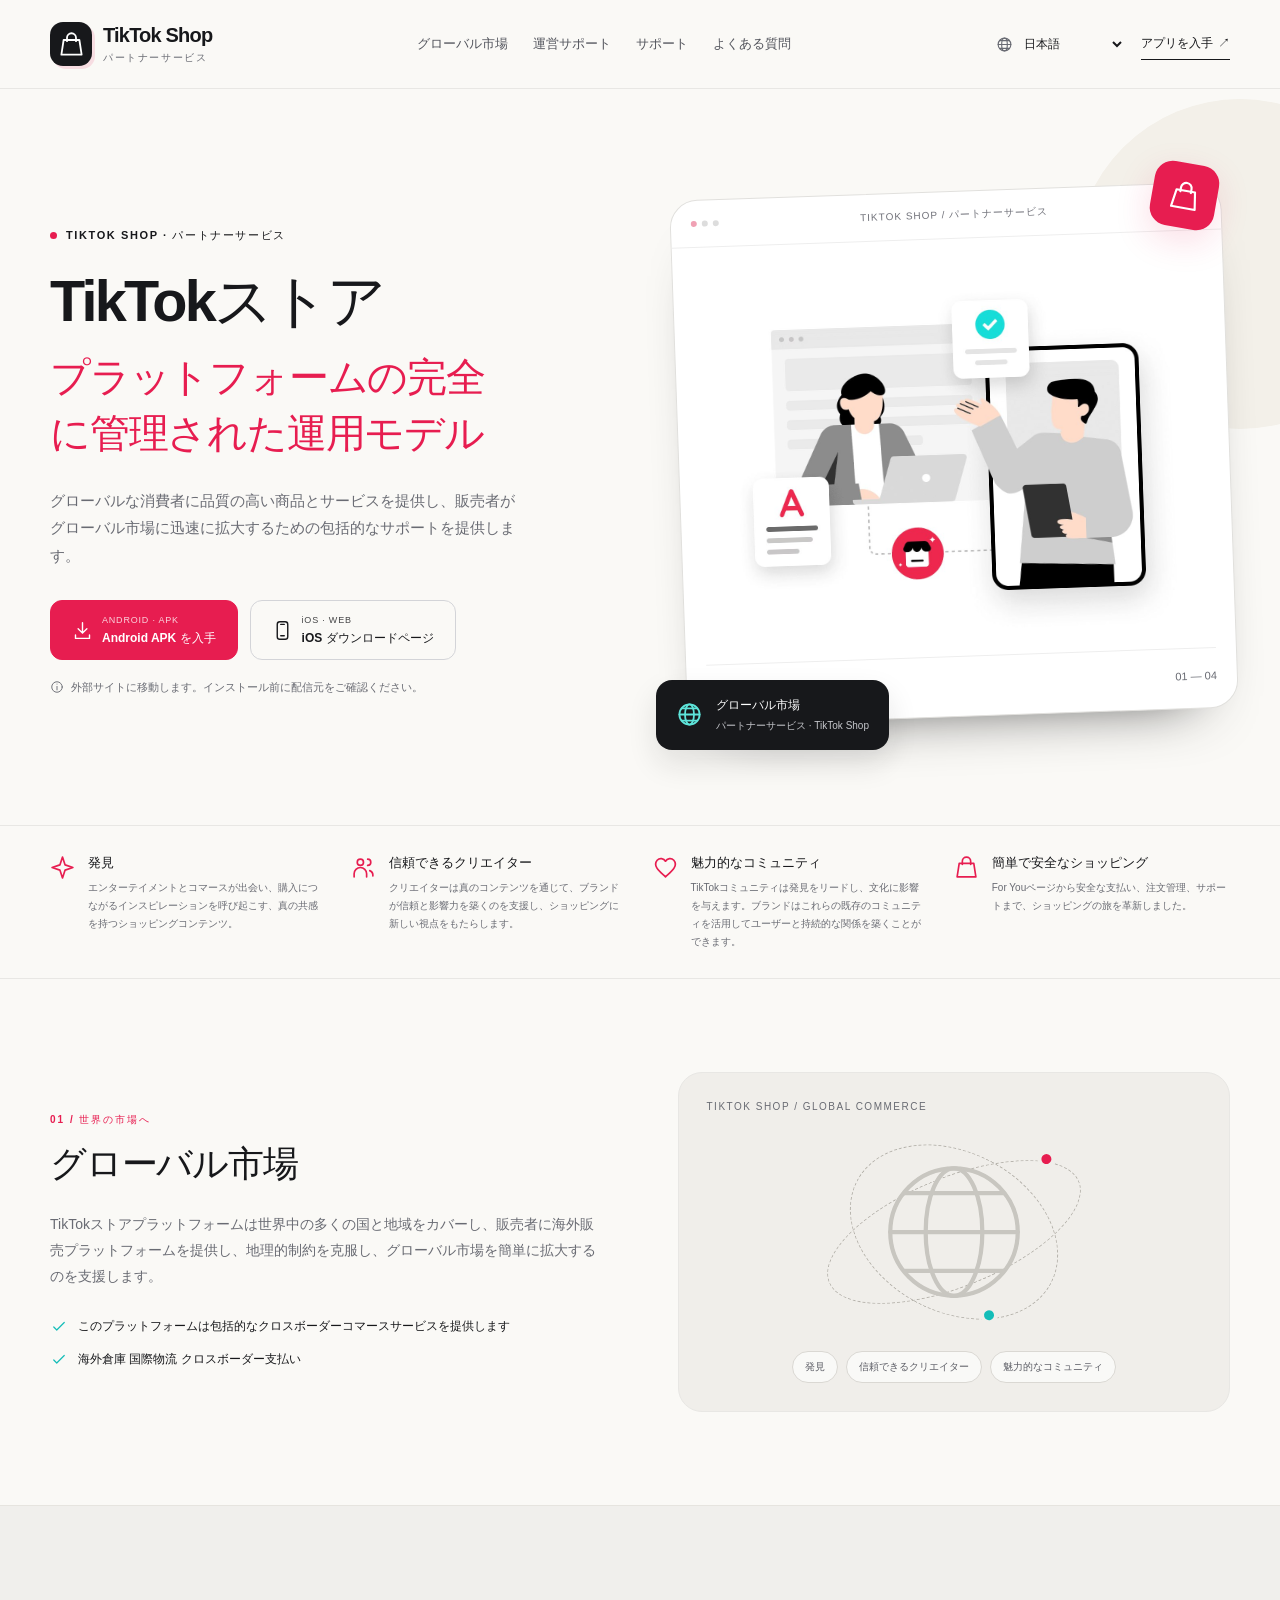
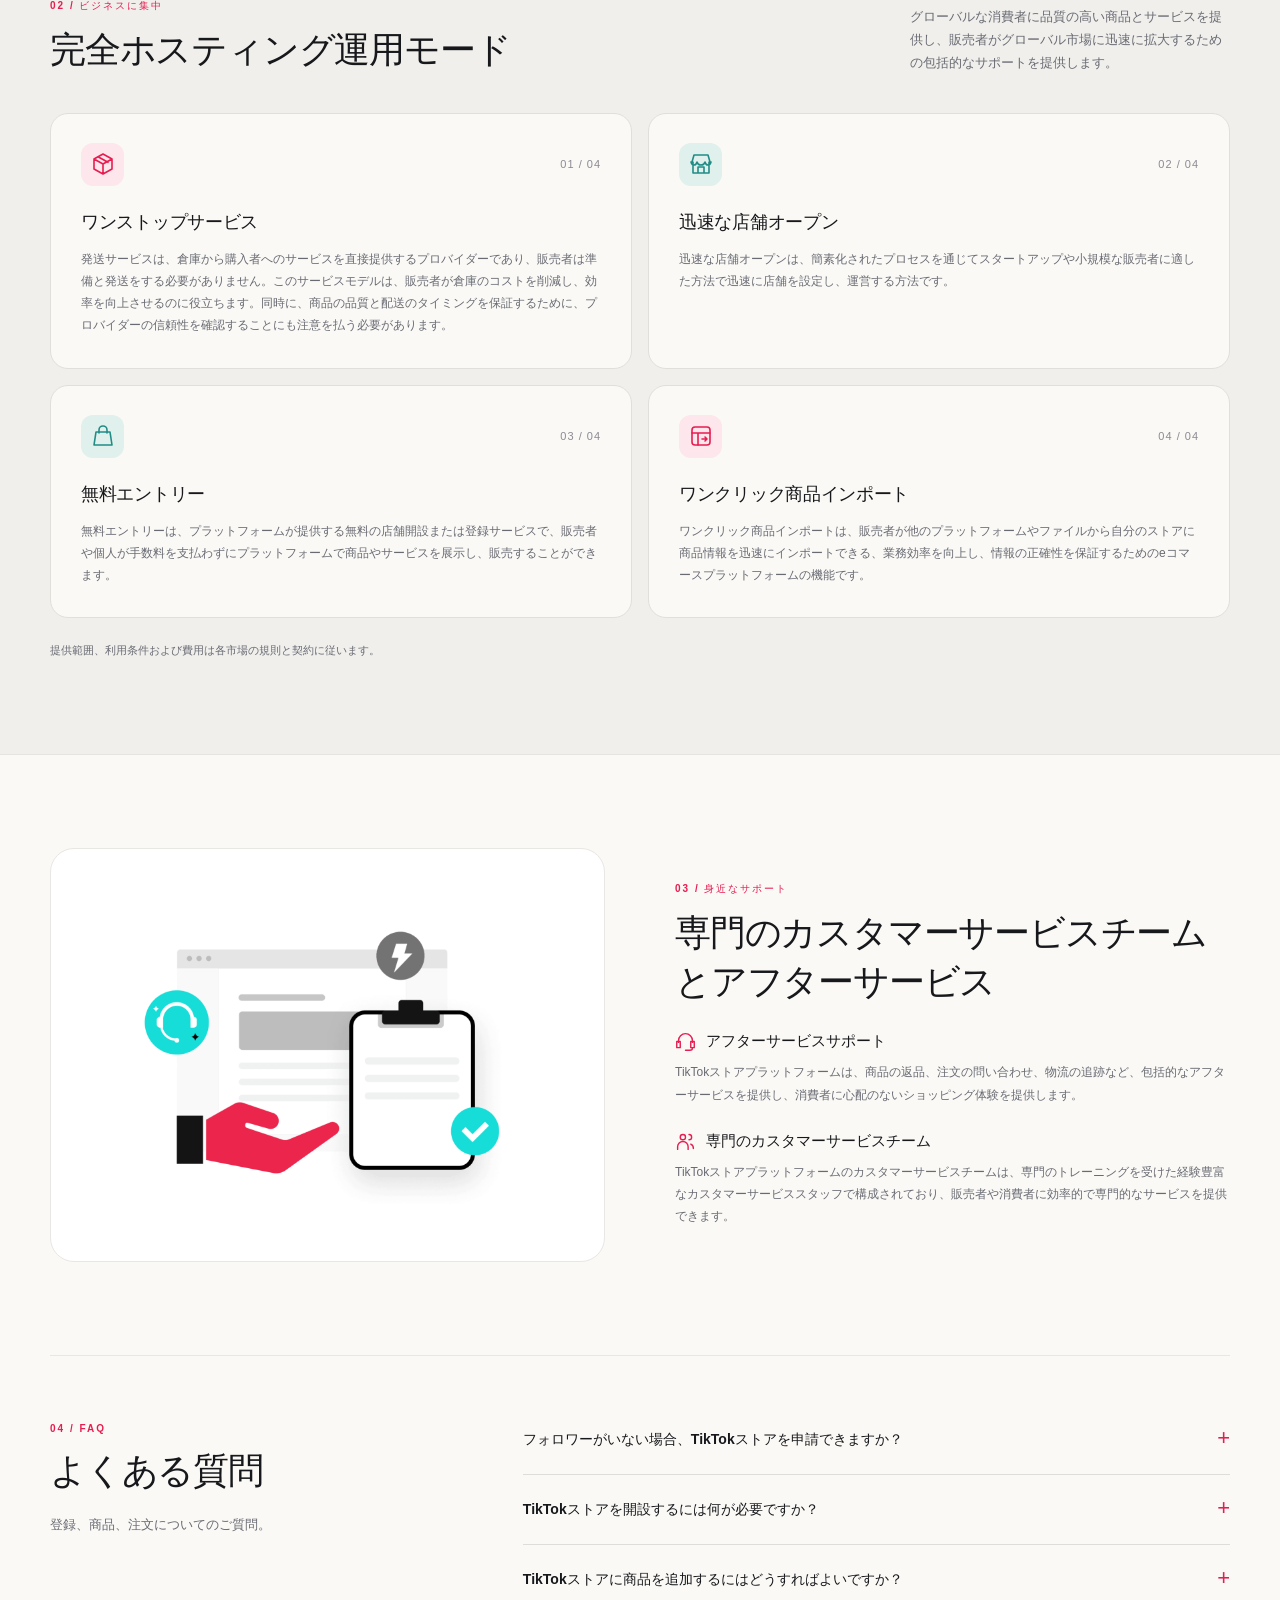
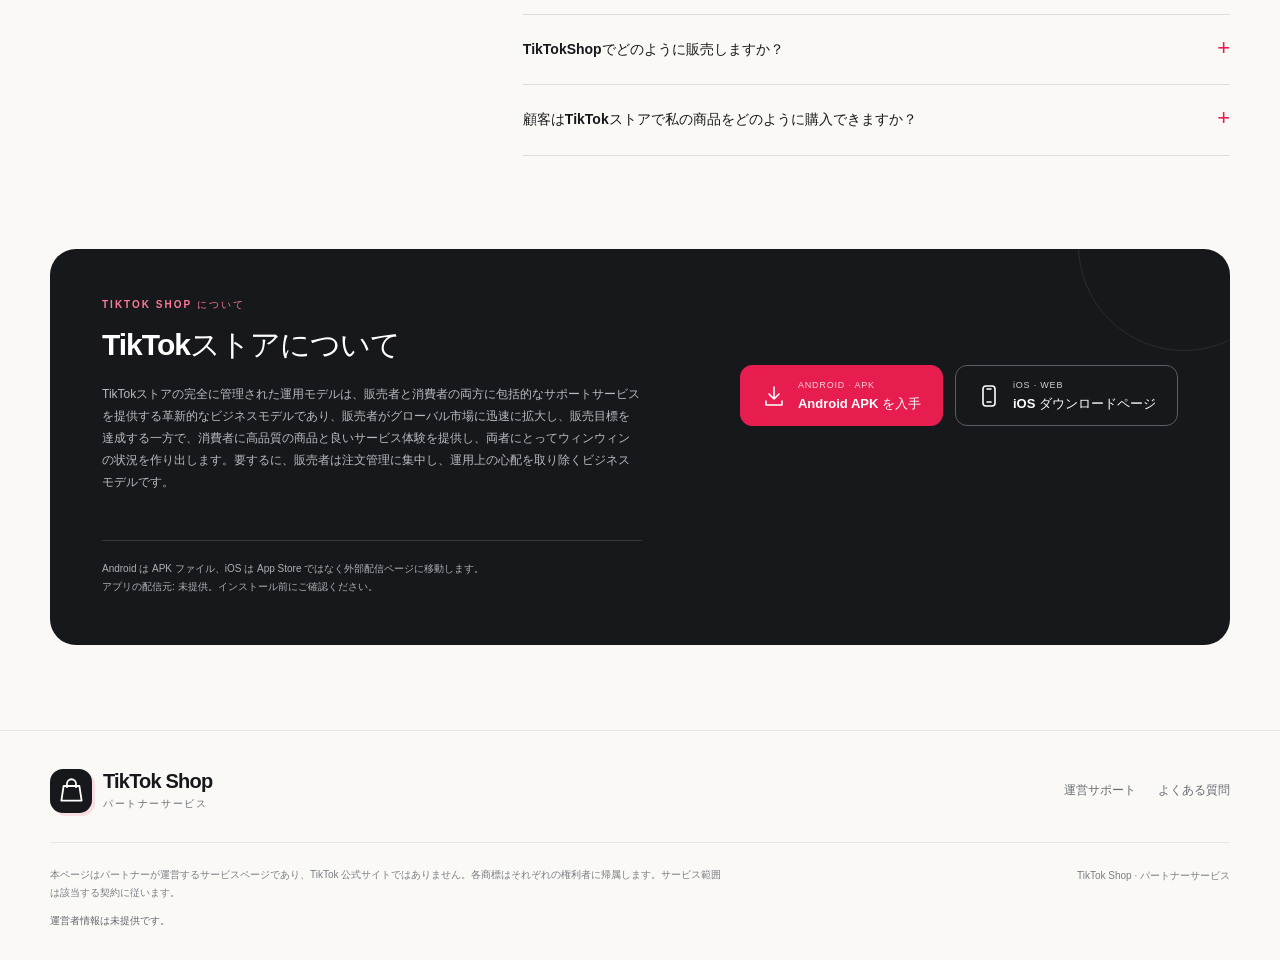
<file: jp.html>
<!doctype html>
<html lang="ja">
<head>
<meta charset="utf-8"><meta name="viewport" content="width=device-width, initial-scale=1">
<meta name="description" content="グローバルな消費者に品質の高い商品とサービスを提供し、販売者がグローバル市場に迅速に拡大するための包括的なサポートを提供します。">
<meta name="theme-color" content="#faf9f6"><title>TikTok Shop · パートナーサービス</title>
<link rel="icon" href="assets/favicon.svg" type="image/svg+xml"><link rel="stylesheet" href="assets/site.css">
<script src="assets/config.js" defer></script><script src="assets/site.js" defer></script>
</head>
<body id="top">
<a class="skip" href="#main">本文に移動</a>
<header class="site-header"><div class="wrap header-inner"><a href="#top" class="brand"><span class="brand-icon"><svg aria-hidden="true" viewBox="0 0 24 24"><path d="M5 8h14l2 13H3L5 8Z"/><path d="M8 9V6a4 4 0 0 1 8 0v3"/></svg></span><span class="brand-name">TikTok Shop<span class="brand-caption">パートナーサービス</span></span></a><nav class="nav" aria-label="グローバル市場"><a href="#global">グローバル市場</a><a href="#services">運営サポート</a><a href="#support">サポート</a><a href="#faq">よくある質問</a></nav><div class="header-tools"><label class="language"><svg aria-hidden="true" viewBox="0 0 24 24"><circle cx="12" cy="12" r="9"/><ellipse cx="12" cy="12" rx="4" ry="9"/><path d="M3 12h18M5 6.5h14M5 17.5h14"/></svg><select id="language-select" aria-label="言語を選択"><option value="index.html" >English</option><option value="cn.html" >简体中文</option><option value="fr.html" >Français</option><option value="de.html" >Deutsch</option><option value="it.html" >Italiano</option><option value="es.html" >Español</option><option value="ko.html" >한국어</option><option value="jp.html" selected>日本語</option><option value="ms.html" >Bahasa Melayu</option><option value="th.html" >ภาษาไทย</option></select></label><a class="small-link" href="#download">アプリを入手<span aria-hidden="true">↗</span></a></div></div></header>
<main id="main">
<section class="hero"><div class="hero-decoration" aria-hidden="true"></div><div class="wrap hero-grid"><div class="hero-copy reveal"><div class="eyebrow">TikTok Shop · パートナーサービス</div><h1>TikTokストア<span>プラットフォームの完全に管理された運用モデル</span></h1><p>グローバルな消費者に品質の高い商品とサービスを提供し、販売者がグローバル市場に迅速に拡大するための包括的なサポートを提供します。</p><div class="download-actions"><button type="button" class="button primary" data-download="android"><svg aria-hidden="true" viewBox="0 0 24 24"><path d="M12 3v12m-5-5 5 5 5-5M4 17v4h16v-4"/></svg><span class="button-text"><small>ANDROID · APK</small>Android APK を入手</span></button><button type="button" class="button light" data-download="ios"><svg aria-hidden="true" viewBox="0 0 24 24"><rect x="6" y="2" width="12" height="20" rx="3"/><path d="M10 18h4M10 5h4"/></svg><span class="button-text"><small>iOS · WEB</small>iOS ダウンロードページ</span></button></div><div class="hero-note"><svg aria-hidden="true" viewBox="0 0 24 24"><circle cx="12" cy="12" r="9"/><path d="M12 11v6m0-10v.01"/></svg><span>外部サイトに移動します。インストール前に配信元をご確認ください。</span></div></div><div class="hero-art reveal"><div class="art-frame"><div class="frame-toolbar"><span class="frame-dots" aria-hidden="true"><i></i><i></i><i></i></span><span>TIKTOK SHOP / パートナーサービス</span><span aria-hidden="true">↗</span></div><img src="assets/commerce.png" alt="運営サポート" width="1280" height="920" fetchpriority="high"><div class="art-foot"><svg aria-hidden="true" viewBox="0 0 24 24"><path d="M4 10v11h16V10M3 10l2-7h14l2 7M2 10c1 4 5 4 6 0 1 4 7 4 8 0 1 4 5 4 6 0M9 21v-6h6v6"/></svg><b>運営サポート</b><span>01 — 04</span></div></div><div class="art-symbol" aria-hidden="true"><svg aria-hidden="true" viewBox="0 0 24 24"><path d="M5 8h14l2 13H3L5 8Z"/><path d="M8 9V6a4 4 0 0 1 8 0v3"/></svg></div><div class="floating-note"><svg aria-hidden="true" viewBox="0 0 24 24"><circle cx="12" cy="12" r="9"/><ellipse cx="12" cy="12" rx="4" ry="9"/><path d="M3 12h18M5 6.5h14M5 17.5h14"/></svg><div><strong>グローバル市場</strong><small>パートナーサービス · TikTok Shop</small></div></div></div></div></section>
<div class="value-strip"><div class="wrap value-grid"><div class="value-item"><svg aria-hidden="true" viewBox="0 0 24 24"><path d="m12 2 2.5 7.5L22 12l-7.5 2.5L12 22l-2.5-7.5L2 12l7.5-2.5L12 2Z"/></svg><div><h3>発見</h3><p>エンターテイメントとコマースが出会い、購入につながるインスピレーションを呼び起こす、真の共感を持つショッピングコンテンツ。</p></div></div><div class="value-item"><svg aria-hidden="true" viewBox="0 0 24 24"><circle cx="9" cy="7" r="3"/><path d="M3 21v-3a6 6 0 0 1 12 0v3M16 4a3 3 0 0 1 0 6m2 5a5 5 0 0 1 3 5"/></svg><div><h3>信頼できるクリエイター</h3><p>クリエイターは真のコンテンツを通じて、ブランドが信頼と影響力を築くのを支援し、ショッピングに新しい視点をもたらします。</p></div></div><div class="value-item"><svg aria-hidden="true" viewBox="0 0 24 24"><path d="M20 5a5 5 0 0 0-8 1 5 5 0 0 0-8-1C-1 11 8 17 12 21c4-4 13-10 8-16Z"/></svg><div><h3>魅力的なコミュニティ</h3><p>TikTokコミュニティは発見をリードし、文化に影響を与えます。ブランドはこれらの既存のコミュニティを活用してユーザーと持続的な関係を築くことができます。</p></div></div><div class="value-item"><svg aria-hidden="true" viewBox="0 0 24 24"><path d="M5 8h14l2 13H3L5 8Z"/><path d="M8 9V6a4 4 0 0 1 8 0v3"/></svg><div><h3>簡単で安全なショッピング</h3><p>For Youページから安全な支払い、注文管理、サポートまで、ショッピングの旅を革新しました。</p></div></div></div></div>
<section class="section" id="global"><div class="wrap global-grid"><div class="global-copy"><div class="section-kicker">01 / 世界の市場へ</div><h2>グローバル市場</h2><p>TikTokストアプラットフォームは世界中の多くの国と地域をカバーし、販売者に海外販売プラットフォームを提供し、地理的制約を克服し、グローバル市場を簡単に拡大するのを支援します。</p><ul class="check-list"><li><svg aria-hidden="true" viewBox="0 0 24 24"><path d="m5 12 4 4L19 6"/></svg><span>このプラットフォームは包括的なクロスボーダーコマースサービスを提供します</span></li><li><svg aria-hidden="true" viewBox="0 0 24 24"><path d="m5 12 4 4L19 6"/></svg><span>海外倉庫 国際物流 クロスボーダー支払い</span></li></ul></div><div class="global-visual"><span class="label">TIKTOK SHOP / GLOBAL COMMERCE</span><div class="world" aria-hidden="true"><div class="orbit"></div><div class="orbit two"></div><svg aria-hidden="true" viewBox="0 0 24 24"><circle cx="12" cy="12" r="9"/><ellipse cx="12" cy="12" rx="4" ry="9"/><path d="M3 12h18M5 6.5h14M5 17.5h14"/></svg></div><div class="global-pills"><span>発見</span><span>信頼できるクリエイター</span><span>魅力的なコミュニティ</span></div></div></div></section>
<section class="section services" id="services"><div class="wrap"><div class="section-head"><div><div class="section-kicker">02 / ビジネスに集中</div><h2>完全ホスティング運用モード</h2></div><p>グローバルな消費者に品質の高い商品とサービスを提供し、販売者がグローバル市場に迅速に拡大するための包括的なサポートを提供します。</p></div><div class="service-grid"><article class="service-card"><div class="card-top"><span class="card-icon"><svg aria-hidden="true" viewBox="0 0 24 24"><path d="m3 7 9-5 9 5v10l-9 5-9-5V7Zm0 0 9 5 9-5M12 12v10M7 4.8l10 5.5"/></svg></span><span class="card-number">01 / 04</span></div><h3>ワンストップサービス</h3><p>発送サービスは、倉庫から購入者へのサービスを直接提供するプロバイダーであり、販売者は準備と発送をする必要がありません。このサービスモデルは、販売者が倉庫のコストを削減し、効率を向上させるのに役立ちます。同時に、商品の品質と配送のタイミングを保証するために、プロバイダーの信頼性を確認することにも注意を払う必要があります。</p></article><article class="service-card"><div class="card-top"><span class="card-icon"><svg aria-hidden="true" viewBox="0 0 24 24"><path d="M4 10v11h16V10M3 10l2-7h14l2 7M2 10c1 4 5 4 6 0 1 4 7 4 8 0 1 4 5 4 6 0M9 21v-6h6v6"/></svg></span><span class="card-number">02 / 04</span></div><h3>迅速な店舗オープン</h3><p>迅速な店舗オープンは、簡素化されたプロセスを通じてスタートアップや小規模な販売者に適した方法で迅速に店舗を設定し、運営する方法です。</p></article><article class="service-card"><div class="card-top"><span class="card-icon"><svg aria-hidden="true" viewBox="0 0 24 24"><path d="M5 8h14l2 13H3L5 8Z"/><path d="M8 9V6a4 4 0 0 1 8 0v3"/></svg></span><span class="card-number">03 / 04</span></div><h3>無料エントリー</h3><p>無料エントリーは、プラットフォームが提供する無料の店舗開設または登録サービスで、販売者や個人が手数料を支払わずにプラットフォームで商品やサービスを展示し、販売することができます。</p></article><article class="service-card"><div class="card-top"><span class="card-icon"><svg aria-hidden="true" viewBox="0 0 24 24"><rect x="3" y="3" width="18" height="18" rx="3"/><path d="M3 9h18M9 9v12m4-6h5m-2-2 2 2-2 2"/></svg></span><span class="card-number">04 / 04</span></div><h3>ワンクリック商品インポート</h3><p>ワンクリック商品インポートは、販売者が他のプラットフォームやファイルから自分のストアに商品情報を迅速にインポートできる、業務効率を向上し、情報の正確性を保証するためのeコマースプラットフォームの機能です。</p></article></div><p class="service-note">提供範囲、利用条件および費用は各市場の規則と契約に従います。</p></div></section>
<section class="section" id="support"><div class="wrap support-grid"><div class="support-art"><img src="assets/support.png" alt="サポート" width="1536" height="1075" loading="lazy"></div><div class="support-copy"><div class="section-kicker">03 / 身近なサポート</div><h2>専門のカスタマーサービスチームとアフターサービス</h2><div class="support-title"><svg aria-hidden="true" viewBox="0 0 24 24"><path d="M4 13v-2a8 8 0 0 1 16 0v2M4 12H2v7h4v-7H4Zm16 0h2v7h-4v-7h2Zm0 7a3 3 0 0 1-3 3h-5"/></svg><h3>アフターサービスサポート</h3></div><p class="support-detail">TikTokストアプラットフォームは、商品の返品、注文の問い合わせ、物流の追跡など、包括的なアフターサービスを提供し、消費者に心配のないショッピング体験を提供します。</p><div class="support-title"><svg aria-hidden="true" viewBox="0 0 24 24"><circle cx="9" cy="7" r="3"/><path d="M3 21v-3a6 6 0 0 1 12 0v3M16 4a3 3 0 0 1 0 6m2 5a5 5 0 0 1 3 5"/></svg><h3>専門のカスタマーサービスチーム</h3></div><p class="support-detail">TikTokストアプラットフォームのカスタマーサービスチームは、専門のトレーニングを受けた経験豊富なカスタマーサービススタッフで構成されており、販売者や消費者に効率的で専門的なサービスを提供できます。</p></div></div></section>
<section class="section faq-section" id="faq"><div class="wrap faq-layout"><div class="faq-intro"><div class="section-kicker">04 / FAQ</div><h2>よくある質問</h2><p>登録、商品、注文についてのご質問。</p></div><div class="faq-list"><details><summary>フォロワーがいない場合、TikTokストアを申請できますか？</summary><p>問題ありません。tiktok mallのカスタマーサービスに連絡し、詳細な指示を受け取ることができます。</p></details><details><summary>TikTokストアを開設するには何が必要ですか？</summary><p>TikTokアカウントまたは電話/メールが必要です 登録に移動して登録する 個人/ビジネス情報を入力し、ビジネスタイプを選択して送信する 承認されるまで申請を待ちます。</p></details><details><summary>TikTokストアに商品を追加するにはどうすればよいですか？</summary><p>TikTokストアでセラーとして登録した後、セラーセンターで商品情報をアップロードまたは選択できます。</p></details><details><summary>TikTokShopでどのように販売しますか？</summary><p>1、割引、クーポン、プロモーション/送料無料補助金、インセンティブプログラム 2、ライブ配信、買い物可能な動画の作成、商品ショーケース 3、セラーセンターで商品と販売実績に関するインサイトを得る：レビュー、分析ダッシュボード</p></details><details><summary>顧客はTikTokストアで私の商品をどのように購入できますか？</summary><p>ライブストリーム、ショートビデオ、ショーケースタブ 商品をクリックしてカートに追加 セラーセンターで注文管理、注文追跡、配送、返品、支払い方法をすべて管理できます。</p></details></div></div></section>
<section class="download-section" id="download"><div class="wrap"><div class="download-panel"><div><div class="section-kicker">TikTok Shop について</div><h2>TikTokストアについて</h2><p>TikTokストアの完全に管理された運用モデルは、販売者と消費者の両方に包括的なサポートサービスを提供する革新的なビジネスモデルであり、販売者がグローバル市場に迅速に拡大し、販売目標を達成する一方で、消費者に高品質の商品と良いサービス体験を提供し、両者にとってウィンウィンの状況を作り出します。要するに、販売者は注文管理に集中し、運用上の心配を取り除くビジネスモデルです。</p></div><div class="download-actions"><button type="button" class="button primary" data-download="android"><svg aria-hidden="true" viewBox="0 0 24 24"><path d="M12 3v12m-5-5 5 5 5-5M4 17v4h16v-4"/></svg><span class="button-text"><small>ANDROID · APK</small>Android APK を入手</span></button><button type="button" class="button light" data-download="ios"><svg aria-hidden="true" viewBox="0 0 24 24"><rect x="6" y="2" width="12" height="20" rx="3"/><path d="M10 18h4M10 5h4"/></svg><span class="button-text"><small>iOS · WEB</small>iOS ダウンロードページ</span></button></div><p class="download-context">Android は APK ファイル、iOS は App Store ではなく外部配信ページに移動します。<br><span id="publisher-text"></span></p></div></div></section>
</main>
<footer class="footer"><div class="wrap"><div class="footer-main"><a href="#top" class="brand"><span class="brand-icon"><svg aria-hidden="true" viewBox="0 0 24 24"><path d="M5 8h14l2 13H3L5 8Z"/><path d="M8 9V6a4 4 0 0 1 8 0v3"/></svg></span><span class="brand-name">TikTok Shop<span class="brand-caption">パートナーサービス</span></span></a><nav class="footer-links" aria-label="TikTok Shop について"><a href="#services">運営サポート</a><a href="#faq">よくある質問</a><a id="relationship-link" target="_blank" rel="noopener noreferrer" hidden>提携関係について</a><a id="privacy-link" target="_blank" rel="noopener noreferrer" hidden>プライバシー</a></nav></div><div class="footer-bottom"><div><p>本ページはパートナーが運営するサービスページであり、TikTok 公式サイトではありません。各商標はそれぞれの権利者に帰属します。サービス範囲は該当する契約に従います。</p><div class="operator"><span id="operator-name">運営者情報は未提供です。</span> <a id="operator-email" hidden></a></div></div><span class="copyright">TikTok Shop · パートナーサービス</span></div></div></footer>
<div class="mobile-bar"><div><strong>TikTok Shop</strong><small>パートナーサービス</small></div><a class="button primary" href="#download">アプリを入手<svg aria-hidden="true" viewBox="0 0 24 24"><path d="M5 12h14M13 6l6 6-6 6"/></svg></a></div>
<div id="site-messages" data-android-title="Android APK を入手" data-ios-title="iOS ダウンロードページ" data-publisher="アプリの配信元" data-publisher-unknown="未提供。インストール前にご確認ください。" data-operator-unknown="運営者情報は未提供です。" data-unavailable="ダウンロード先が利用できません。" hidden></div>
</body></html>
</file>
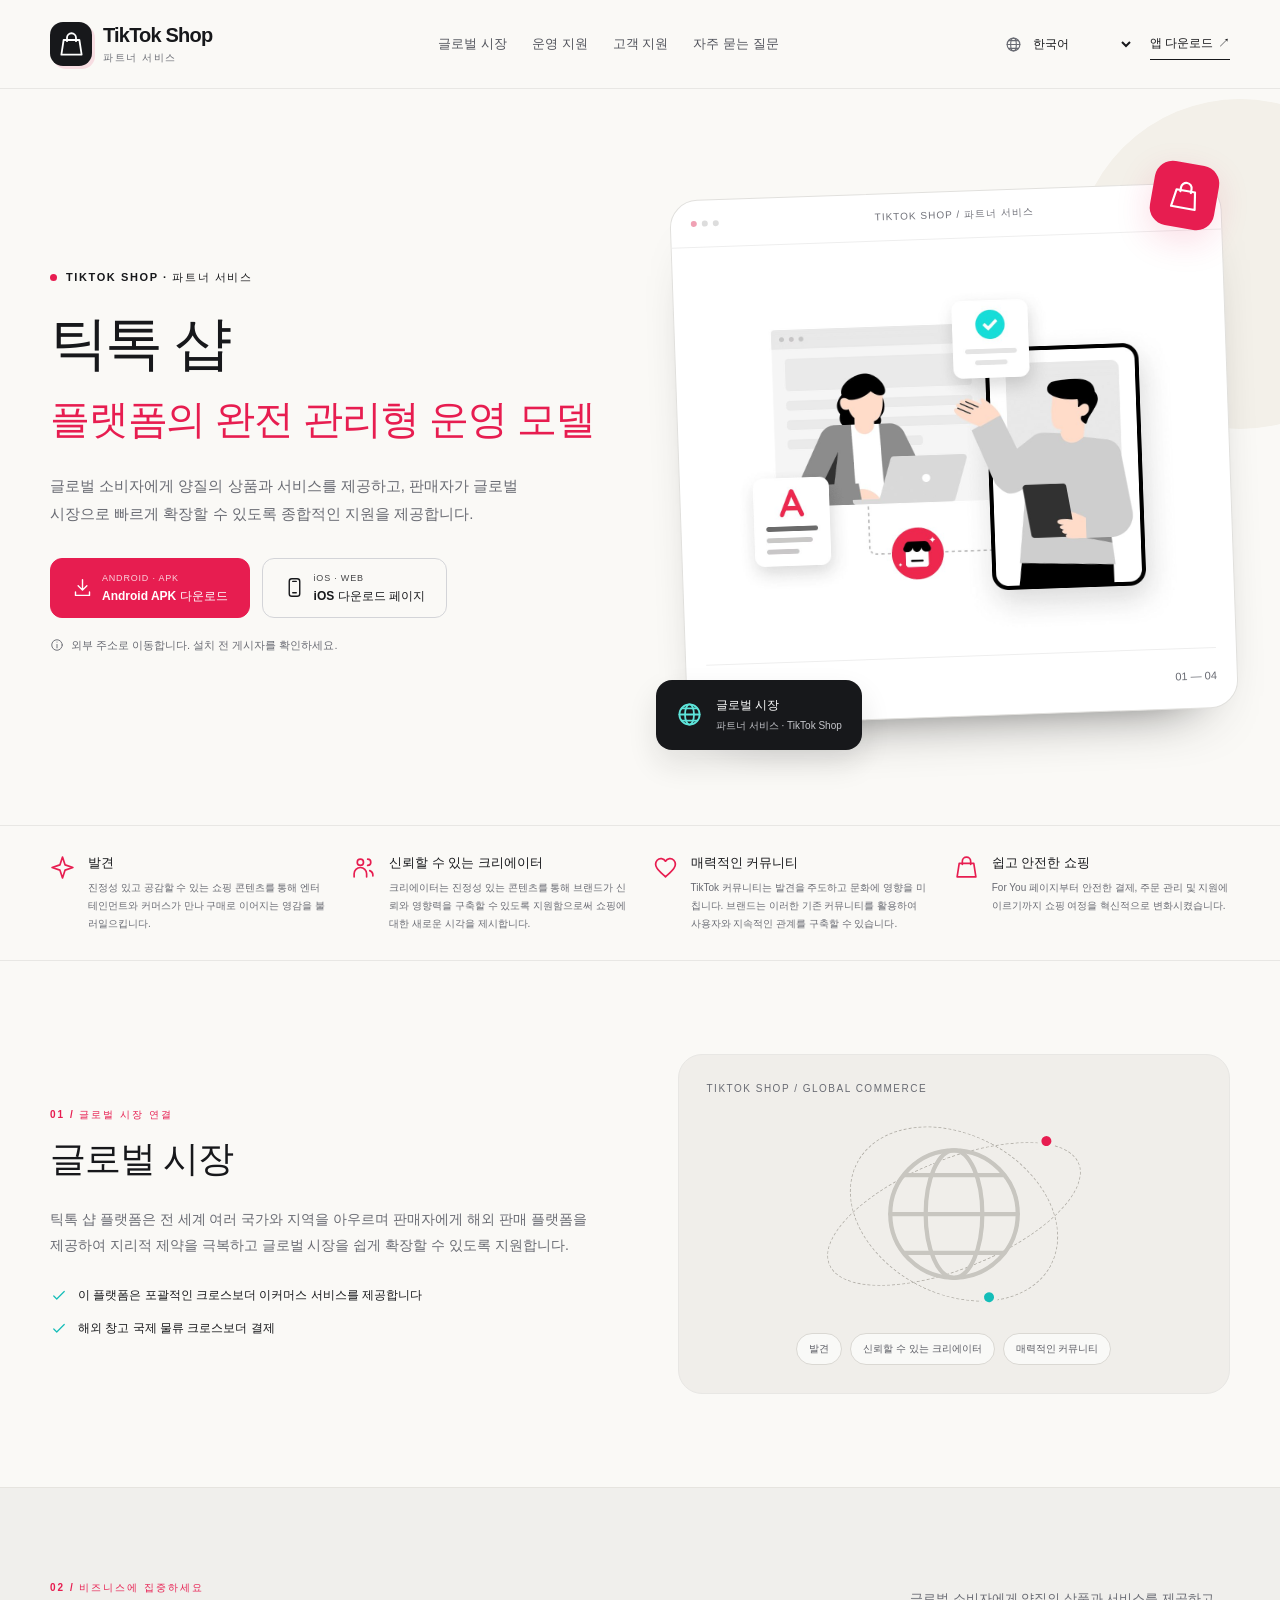
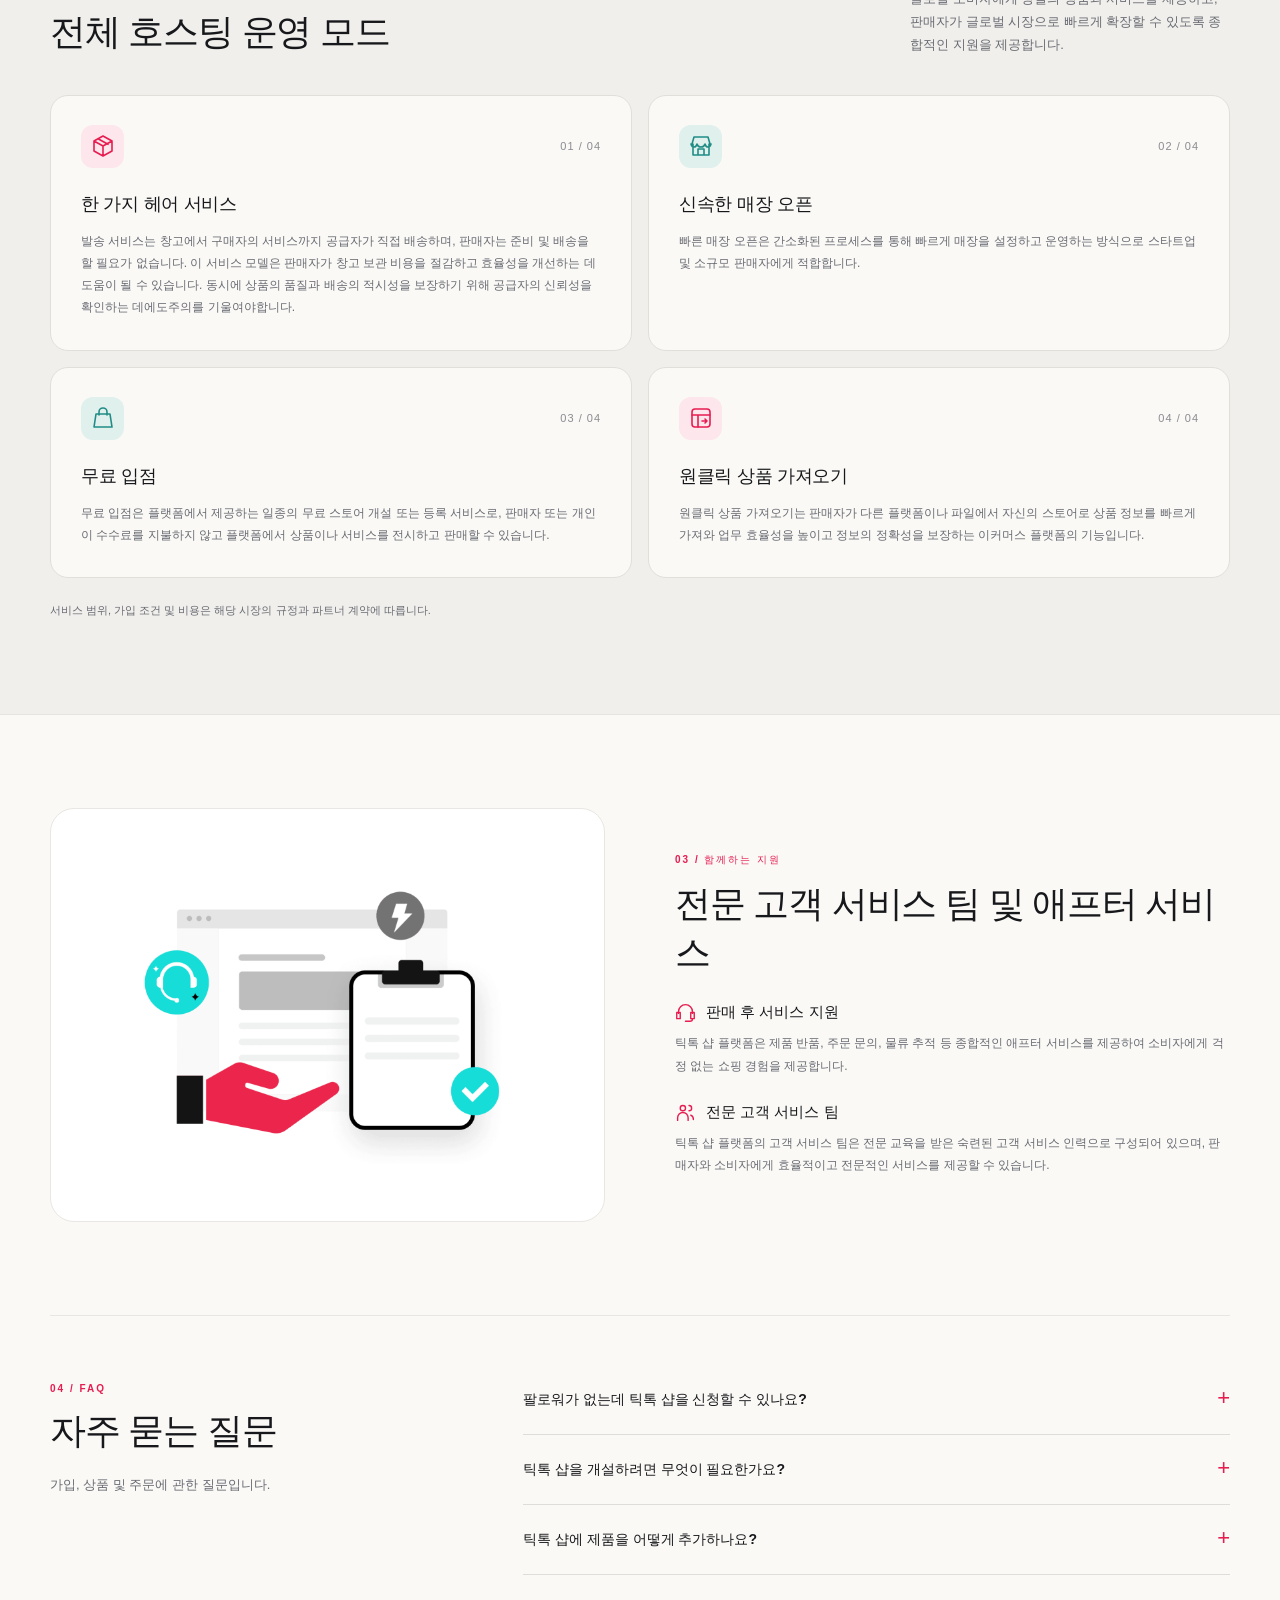
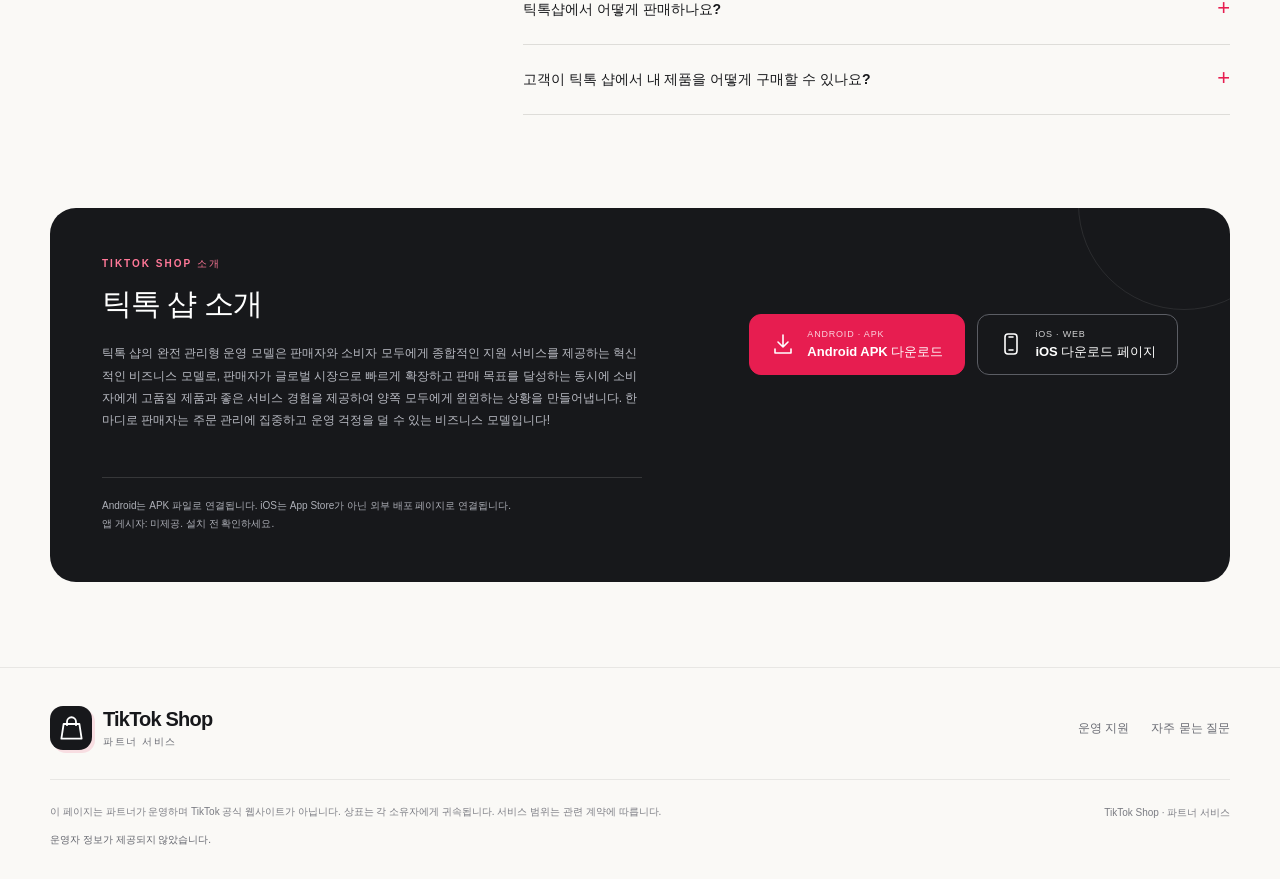
<file: ko.html>
<!doctype html>
<html lang="ko">
<head>
<meta charset="utf-8"><meta name="viewport" content="width=device-width, initial-scale=1">
<meta name="description" content="글로벌 소비자에게 양질의 상품과 서비스를 제공하고, 판매자가 글로벌 시장으로 빠르게 확장할 수 있도록 종합적인 지원을 제공합니다.">
<meta name="theme-color" content="#faf9f6"><title>TikTok Shop · 파트너 서비스</title>
<link rel="icon" href="assets/favicon.svg" type="image/svg+xml"><link rel="stylesheet" href="assets/site.css">
<script src="assets/config.js" defer></script><script src="assets/site.js" defer></script>
</head>
<body id="top">
<a class="skip" href="#main">본문으로 이동</a>
<header class="site-header"><div class="wrap header-inner"><a href="#top" class="brand"><span class="brand-icon"><svg aria-hidden="true" viewBox="0 0 24 24"><path d="M5 8h14l2 13H3L5 8Z"/><path d="M8 9V6a4 4 0 0 1 8 0v3"/></svg></span><span class="brand-name">TikTok Shop<span class="brand-caption">파트너 서비스</span></span></a><nav class="nav" aria-label="글로벌 시장"><a href="#global">글로벌 시장</a><a href="#services">운영 지원</a><a href="#support">고객 지원</a><a href="#faq">자주 묻는 질문</a></nav><div class="header-tools"><label class="language"><svg aria-hidden="true" viewBox="0 0 24 24"><circle cx="12" cy="12" r="9"/><ellipse cx="12" cy="12" rx="4" ry="9"/><path d="M3 12h18M5 6.5h14M5 17.5h14"/></svg><select id="language-select" aria-label="언어 선택"><option value="index.html" >English</option><option value="cn.html" >简体中文</option><option value="fr.html" >Français</option><option value="de.html" >Deutsch</option><option value="it.html" >Italiano</option><option value="es.html" >Español</option><option value="ko.html" selected>한국어</option><option value="jp.html" >日本語</option><option value="ms.html" >Bahasa Melayu</option><option value="th.html" >ภาษาไทย</option></select></label><a class="small-link" href="#download">앱 다운로드<span aria-hidden="true">↗</span></a></div></div></header>
<main id="main">
<section class="hero"><div class="hero-decoration" aria-hidden="true"></div><div class="wrap hero-grid"><div class="hero-copy reveal"><div class="eyebrow">TikTok Shop · 파트너 서비스</div><h1>틱톡 샵<span>플랫폼의 완전 관리형 운영 모델</span></h1><p>글로벌 소비자에게 양질의 상품과 서비스를 제공하고, 판매자가 글로벌 시장으로 빠르게 확장할 수 있도록 종합적인 지원을 제공합니다.</p><div class="download-actions"><button type="button" class="button primary" data-download="android"><svg aria-hidden="true" viewBox="0 0 24 24"><path d="M12 3v12m-5-5 5 5 5-5M4 17v4h16v-4"/></svg><span class="button-text"><small>ANDROID · APK</small>Android APK 다운로드</span></button><button type="button" class="button light" data-download="ios"><svg aria-hidden="true" viewBox="0 0 24 24"><rect x="6" y="2" width="12" height="20" rx="3"/><path d="M10 18h4M10 5h4"/></svg><span class="button-text"><small>iOS · WEB</small>iOS 다운로드 페이지</span></button></div><div class="hero-note"><svg aria-hidden="true" viewBox="0 0 24 24"><circle cx="12" cy="12" r="9"/><path d="M12 11v6m0-10v.01"/></svg><span>외부 주소로 이동합니다. 설치 전 게시자를 확인하세요.</span></div></div><div class="hero-art reveal"><div class="art-frame"><div class="frame-toolbar"><span class="frame-dots" aria-hidden="true"><i></i><i></i><i></i></span><span>TIKTOK SHOP / 파트너 서비스</span><span aria-hidden="true">↗</span></div><img src="assets/commerce.png" alt="운영 지원" width="1280" height="920" fetchpriority="high"><div class="art-foot"><svg aria-hidden="true" viewBox="0 0 24 24"><path d="M4 10v11h16V10M3 10l2-7h14l2 7M2 10c1 4 5 4 6 0 1 4 7 4 8 0 1 4 5 4 6 0M9 21v-6h6v6"/></svg><b>운영 지원</b><span>01 — 04</span></div></div><div class="art-symbol" aria-hidden="true"><svg aria-hidden="true" viewBox="0 0 24 24"><path d="M5 8h14l2 13H3L5 8Z"/><path d="M8 9V6a4 4 0 0 1 8 0v3"/></svg></div><div class="floating-note"><svg aria-hidden="true" viewBox="0 0 24 24"><circle cx="12" cy="12" r="9"/><ellipse cx="12" cy="12" rx="4" ry="9"/><path d="M3 12h18M5 6.5h14M5 17.5h14"/></svg><div><strong>글로벌 시장</strong><small>파트너 서비스 · TikTok Shop</small></div></div></div></div></section>
<div class="value-strip"><div class="wrap value-grid"><div class="value-item"><svg aria-hidden="true" viewBox="0 0 24 24"><path d="m12 2 2.5 7.5L22 12l-7.5 2.5L12 22l-2.5-7.5L2 12l7.5-2.5L12 2Z"/></svg><div><h3>발견</h3><p>진정성 있고 공감할 수 있는 쇼핑 콘텐츠를 통해 엔터테인먼트와 커머스가 만나 구매로 이어지는 영감을 불러일으킵니다.</p></div></div><div class="value-item"><svg aria-hidden="true" viewBox="0 0 24 24"><circle cx="9" cy="7" r="3"/><path d="M3 21v-3a6 6 0 0 1 12 0v3M16 4a3 3 0 0 1 0 6m2 5a5 5 0 0 1 3 5"/></svg><div><h3>신뢰할 수 있는 크리에이터</h3><p>크리에이터는 진정성 있는 콘텐츠를 통해 브랜드가 신뢰와 영향력을 구축할 수 있도록 지원함으로써 쇼핑에 대한 새로운 시각을 제시합니다.</p></div></div><div class="value-item"><svg aria-hidden="true" viewBox="0 0 24 24"><path d="M20 5a5 5 0 0 0-8 1 5 5 0 0 0-8-1C-1 11 8 17 12 21c4-4 13-10 8-16Z"/></svg><div><h3>매력적인 커뮤니티</h3><p>TikTok 커뮤니티는 발견을 주도하고 문화에 영향을 미칩니다. 브랜드는 이러한 기존 커뮤니티를 활용하여 사용자와 지속적인 관계를 구축할 수 있습니다.</p></div></div><div class="value-item"><svg aria-hidden="true" viewBox="0 0 24 24"><path d="M5 8h14l2 13H3L5 8Z"/><path d="M8 9V6a4 4 0 0 1 8 0v3"/></svg><div><h3>쉽고 안전한 쇼핑</h3><p>For You 페이지부터 안전한 결제, 주문 관리 및 지원에 이르기까지 쇼핑 여정을 혁신적으로 변화시켰습니다.</p></div></div></div></div>
<section class="section" id="global"><div class="wrap global-grid"><div class="global-copy"><div class="section-kicker">01 / 글로벌 시장 연결</div><h2>글로벌 시장</h2><p>틱톡 샵 플랫폼은 전 세계 여러 국가와 지역을 아우르며 판매자에게 해외 판매 플랫폼을 제공하여 지리적 제약을 극복하고 글로벌 시장을 쉽게 확장할 수 있도록 지원합니다.</p><ul class="check-list"><li><svg aria-hidden="true" viewBox="0 0 24 24"><path d="m5 12 4 4L19 6"/></svg><span>이 플랫폼은 포괄적인 크로스보더 이커머스 서비스를 제공합니다</span></li><li><svg aria-hidden="true" viewBox="0 0 24 24"><path d="m5 12 4 4L19 6"/></svg><span>해외 창고 국제 물류 크로스보더 결제</span></li></ul></div><div class="global-visual"><span class="label">TIKTOK SHOP / GLOBAL COMMERCE</span><div class="world" aria-hidden="true"><div class="orbit"></div><div class="orbit two"></div><svg aria-hidden="true" viewBox="0 0 24 24"><circle cx="12" cy="12" r="9"/><ellipse cx="12" cy="12" rx="4" ry="9"/><path d="M3 12h18M5 6.5h14M5 17.5h14"/></svg></div><div class="global-pills"><span>발견</span><span>신뢰할 수 있는 크리에이터</span><span>매력적인 커뮤니티</span></div></div></div></section>
<section class="section services" id="services"><div class="wrap"><div class="section-head"><div><div class="section-kicker">02 / 비즈니스에 집중하세요</div><h2>전체 호스팅 운영 모드</h2></div><p>글로벌 소비자에게 양질의 상품과 서비스를 제공하고, 판매자가 글로벌 시장으로 빠르게 확장할 수 있도록 종합적인 지원을 제공합니다.</p></div><div class="service-grid"><article class="service-card"><div class="card-top"><span class="card-icon"><svg aria-hidden="true" viewBox="0 0 24 24"><path d="m3 7 9-5 9 5v10l-9 5-9-5V7Zm0 0 9 5 9-5M12 12v10M7 4.8l10 5.5"/></svg></span><span class="card-number">01 / 04</span></div><h3>한 가지 헤어 서비스</h3><p>발송 서비스는 창고에서 구매자의 서비스까지 공급자가 직접 배송하며, 판매자는 준비 및 배송을 할 필요가 없습니다. 이 서비스 모델은 판매자가 창고 보관 비용을 절감하고 효율성을 개선하는 데 도움이 될 수 있습니다. 동시에 상품의 품질과 배송의 적시성을 보장하기 위해 공급자의 신뢰성을 확인하는 데에도주의를 기울여야합니다.</p></article><article class="service-card"><div class="card-top"><span class="card-icon"><svg aria-hidden="true" viewBox="0 0 24 24"><path d="M4 10v11h16V10M3 10l2-7h14l2 7M2 10c1 4 5 4 6 0 1 4 7 4 8 0 1 4 5 4 6 0M9 21v-6h6v6"/></svg></span><span class="card-number">02 / 04</span></div><h3>신속한 매장 오픈</h3><p>빠른 매장 오픈은 간소화된 프로세스를 통해 빠르게 매장을 설정하고 운영하는 방식으로 스타트업 및 소규모 판매자에게 적합합니다.</p></article><article class="service-card"><div class="card-top"><span class="card-icon"><svg aria-hidden="true" viewBox="0 0 24 24"><path d="M5 8h14l2 13H3L5 8Z"/><path d="M8 9V6a4 4 0 0 1 8 0v3"/></svg></span><span class="card-number">03 / 04</span></div><h3>무료 입점</h3><p>무료 입점은 플랫폼에서 제공하는 일종의 무료 스토어 개설 또는 등록 서비스로, 판매자 또는 개인이 수수료를 지불하지 않고 플랫폼에서 상품이나 서비스를 전시하고 판매할 수 있습니다.</p></article><article class="service-card"><div class="card-top"><span class="card-icon"><svg aria-hidden="true" viewBox="0 0 24 24"><rect x="3" y="3" width="18" height="18" rx="3"/><path d="M3 9h18M9 9v12m4-6h5m-2-2 2 2-2 2"/></svg></span><span class="card-number">04 / 04</span></div><h3>원클릭 상품 가져오기</h3><p>원클릭 상품 가져오기는 판매자가 다른 플랫폼이나 파일에서 자신의 스토어로 상품 정보를 빠르게 가져와 업무 효율성을 높이고 정보의 정확성을 보장하는 이커머스 플랫폼의 기능입니다.</p></article></div><p class="service-note">서비스 범위, 가입 조건 및 비용은 해당 시장의 규정과 파트너 계약에 따릅니다.</p></div></section>
<section class="section" id="support"><div class="wrap support-grid"><div class="support-art"><img src="assets/support.png" alt="고객 지원" width="1536" height="1075" loading="lazy"></div><div class="support-copy"><div class="section-kicker">03 / 함께하는 지원</div><h2>전문 고객 서비스 팀 및 애프터 서비스</h2><div class="support-title"><svg aria-hidden="true" viewBox="0 0 24 24"><path d="M4 13v-2a8 8 0 0 1 16 0v2M4 12H2v7h4v-7H4Zm16 0h2v7h-4v-7h2Zm0 7a3 3 0 0 1-3 3h-5"/></svg><h3>판매 후 서비스 지원</h3></div><p class="support-detail">틱톡 샵 플랫폼은 제품 반품, 주문 문의, 물류 추적 등 종합적인 애프터 서비스를 제공하여 소비자에게 걱정 없는 쇼핑 경험을 제공합니다.</p><div class="support-title"><svg aria-hidden="true" viewBox="0 0 24 24"><circle cx="9" cy="7" r="3"/><path d="M3 21v-3a6 6 0 0 1 12 0v3M16 4a3 3 0 0 1 0 6m2 5a5 5 0 0 1 3 5"/></svg><h3>전문 고객 서비스 팀</h3></div><p class="support-detail">틱톡 샵 플랫폼의 고객 서비스 팀은 전문 교육을 받은 숙련된 고객 서비스 인력으로 구성되어 있으며, 판매자와 소비자에게 효율적이고 전문적인 서비스를 제공할 수 있습니다.</p></div></div></section>
<section class="section faq-section" id="faq"><div class="wrap faq-layout"><div class="faq-intro"><div class="section-kicker">04 / FAQ</div><h2>자주 묻는 질문</h2><p>가입, 상품 및 주문에 관한 질문입니다.</p></div><div class="faq-list"><details><summary>팔로워가 없는데 틱톡 샵을 신청할 수 있나요?</summary><p>전혀 문제 없습니다. 틱톡몰 고객 서비스에 문의하시면 자세한 안내를 받으실 수 있습니다.</p></details><details><summary>틱톡 샵을 개설하려면 무엇이 필요한가요?</summary><p>틱톡 계정 또는 휴대폰/이메일이 필요합니다 등록으로 이동하여 가입하기 개인/비즈니스 정보를 입력하고 비즈니스 유형을 선택한 후 제출하기 신청서 검토가 완료될 때까지 기다립니다</p></details><details><summary>틱톡 샵에 제품을 어떻게 추가하나요?</summary><p>틱톡 샵에 셀러로 성공적으로 등록한 후 셀러 센터에서 제품 정보를 업로드하거나 선택할 수 있습니다.</p></details><details><summary>틱톡샵에서 어떻게 판매하나요?</summary><p>1, 할인, 바우처, 무료 배송 프로모션/보조금, 인센티브 프로그램 2、라이브 시작, 쇼핑 가능한 동영상 제작, 제품 쇼케이스 3, 셀러 센터에서 제품 및 판매 실적에 대한 인사이트 얻기: 리뷰, 분석 대시보드</p></details><details><summary>고객이 틱톡 샵에서 내 제품을 어떻게 구매할 수 있나요?</summary><p>라이브 스트림, 짧은 동영상, 쇼케이스 탭 제품을 클릭하고 장바구니에 추가 판매자 센터에서 주문, 주문 추적, 배송, 반품, 결제 방법을 모두 관리할 수 있습니다.</p></details></div></div></section>
<section class="download-section" id="download"><div class="wrap"><div class="download-panel"><div><div class="section-kicker">TikTok Shop 소개</div><h2>틱톡 샵 소개</h2><p>틱톡 샵의 완전 관리형 운영 모델은 판매자와 소비자 모두에게 종합적인 지원 서비스를 제공하는 혁신적인 비즈니스 모델로, 판매자가 글로벌 시장으로 빠르게 확장하고 판매 목표를 달성하는 동시에 소비자에게 고품질 제품과 좋은 서비스 경험을 제공하여 양쪽 모두에게 윈윈하는 상황을 만들어냅니다. 한마디로 판매자는 주문 관리에 집중하고 운영 걱정을 덜 수 있는 비즈니스 모델입니다!</p></div><div class="download-actions"><button type="button" class="button primary" data-download="android"><svg aria-hidden="true" viewBox="0 0 24 24"><path d="M12 3v12m-5-5 5 5 5-5M4 17v4h16v-4"/></svg><span class="button-text"><small>ANDROID · APK</small>Android APK 다운로드</span></button><button type="button" class="button light" data-download="ios"><svg aria-hidden="true" viewBox="0 0 24 24"><rect x="6" y="2" width="12" height="20" rx="3"/><path d="M10 18h4M10 5h4"/></svg><span class="button-text"><small>iOS · WEB</small>iOS 다운로드 페이지</span></button></div><p class="download-context">Android는 APK 파일로 연결됩니다. iOS는 App Store가 아닌 외부 배포 페이지로 연결됩니다.<br><span id="publisher-text"></span></p></div></div></section>
</main>
<footer class="footer"><div class="wrap"><div class="footer-main"><a href="#top" class="brand"><span class="brand-icon"><svg aria-hidden="true" viewBox="0 0 24 24"><path d="M5 8h14l2 13H3L5 8Z"/><path d="M8 9V6a4 4 0 0 1 8 0v3"/></svg></span><span class="brand-name">TikTok Shop<span class="brand-caption">파트너 서비스</span></span></a><nav class="footer-links" aria-label="TikTok Shop 소개"><a href="#services">운영 지원</a><a href="#faq">자주 묻는 질문</a><a id="relationship-link" target="_blank" rel="noopener noreferrer" hidden>파트너 관계 안내</a><a id="privacy-link" target="_blank" rel="noopener noreferrer" hidden>개인정보 처리방침</a></nav></div><div class="footer-bottom"><div><p>이 페이지는 파트너가 운영하며 TikTok 공식 웹사이트가 아닙니다. 상표는 각 소유자에게 귀속됩니다. 서비스 범위는 관련 계약에 따릅니다.</p><div class="operator"><span id="operator-name">운영자 정보가 제공되지 않았습니다.</span> <a id="operator-email" hidden></a></div></div><span class="copyright">TikTok Shop · 파트너 서비스</span></div></div></footer>
<div class="mobile-bar"><div><strong>TikTok Shop</strong><small>파트너 서비스</small></div><a class="button primary" href="#download">앱 다운로드<svg aria-hidden="true" viewBox="0 0 24 24"><path d="M5 12h14M13 6l6 6-6 6"/></svg></a></div>
<div id="site-messages" data-android-title="Android APK 다운로드" data-ios-title="iOS 다운로드 페이지" data-publisher="앱 게시자" data-publisher-unknown="미제공. 설치 전 확인하세요." data-operator-unknown="운영자 정보가 제공되지 않았습니다." data-unavailable="다운로드 주소를 사용할 수 없습니다." hidden></div>
</body></html>
</file>
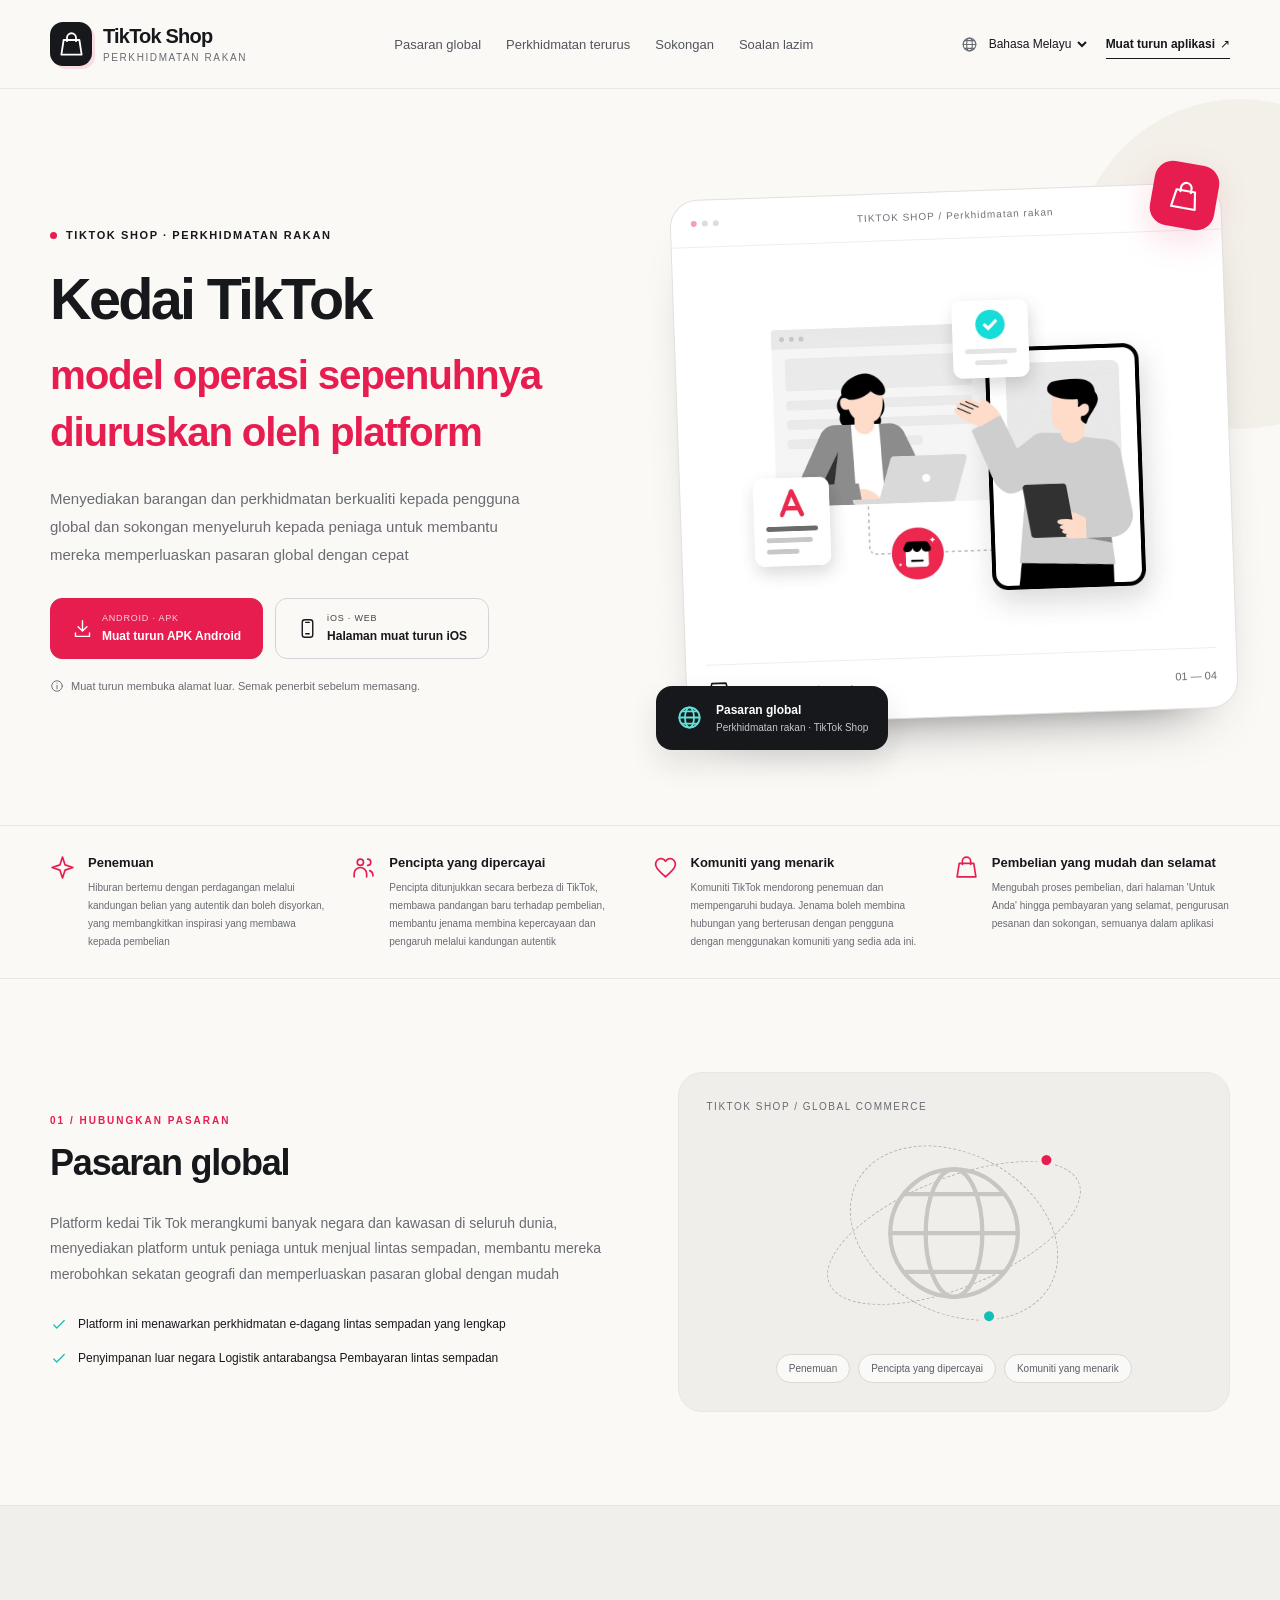
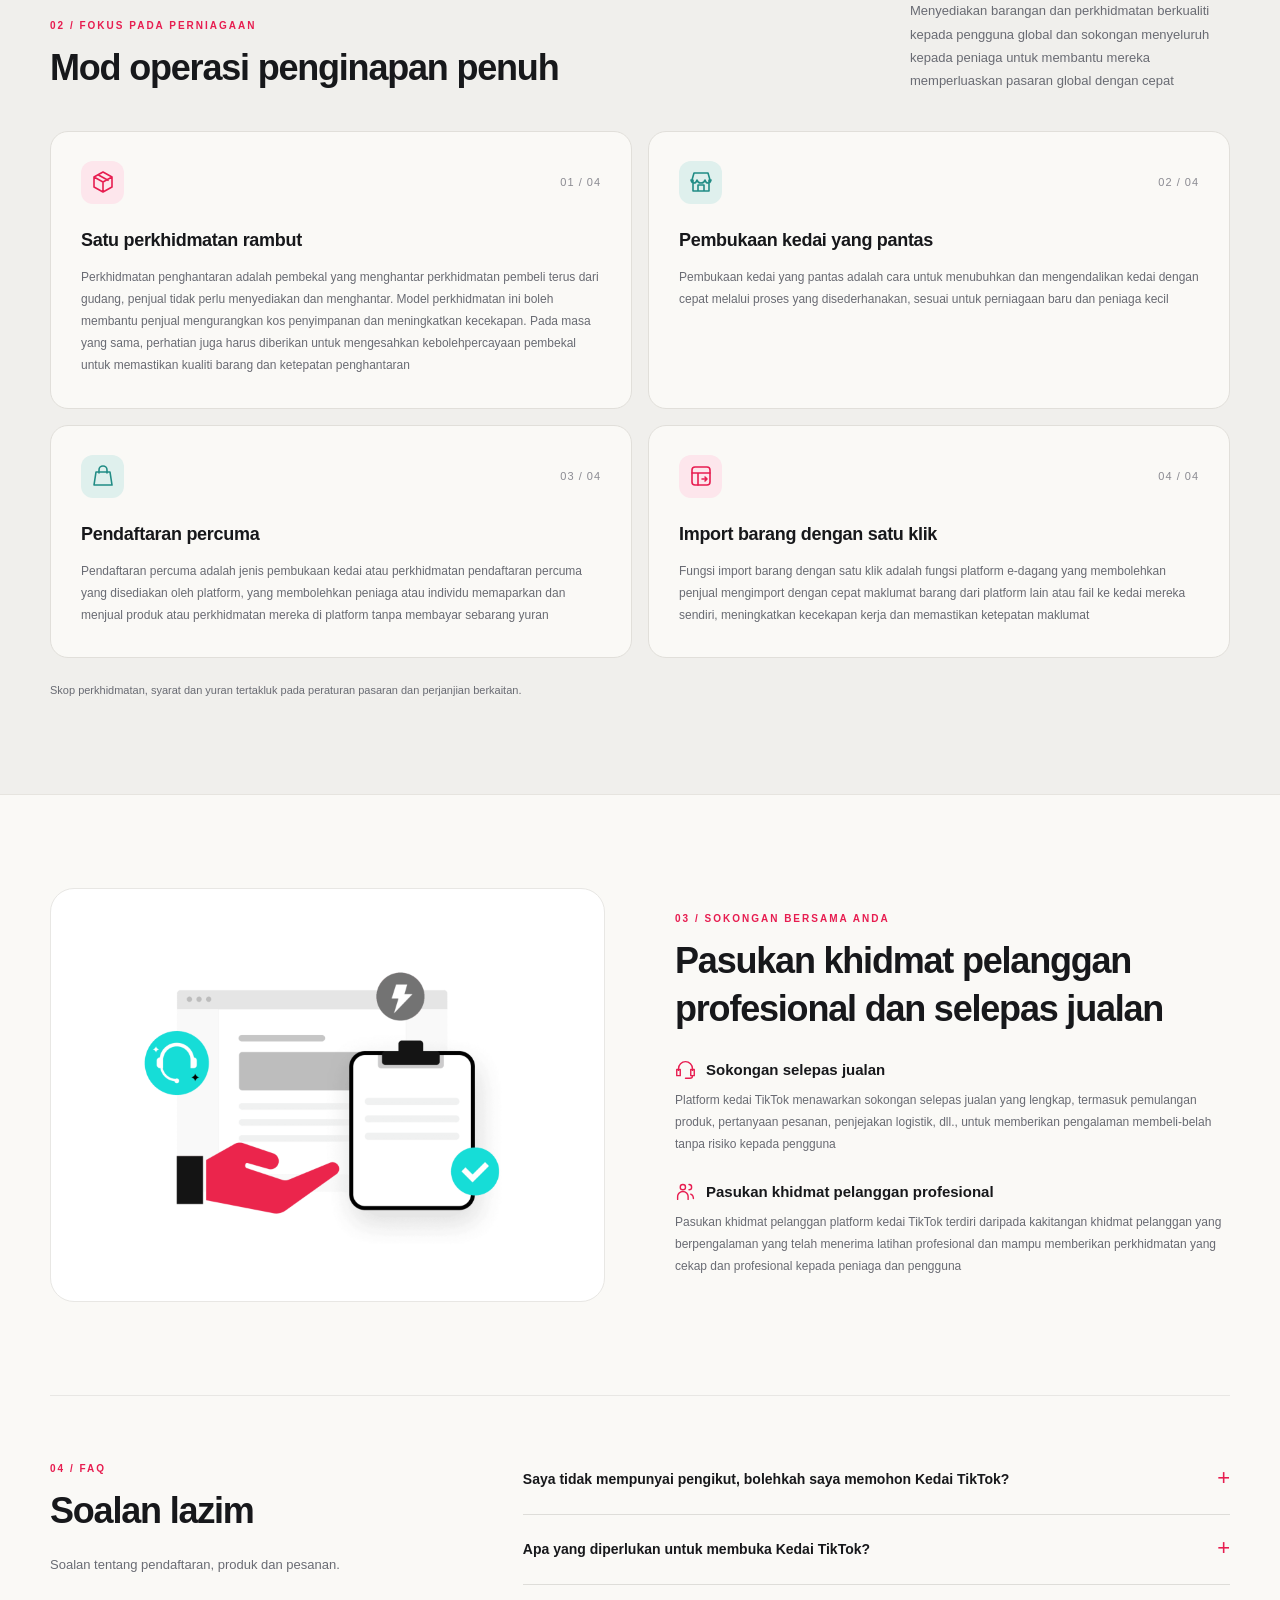
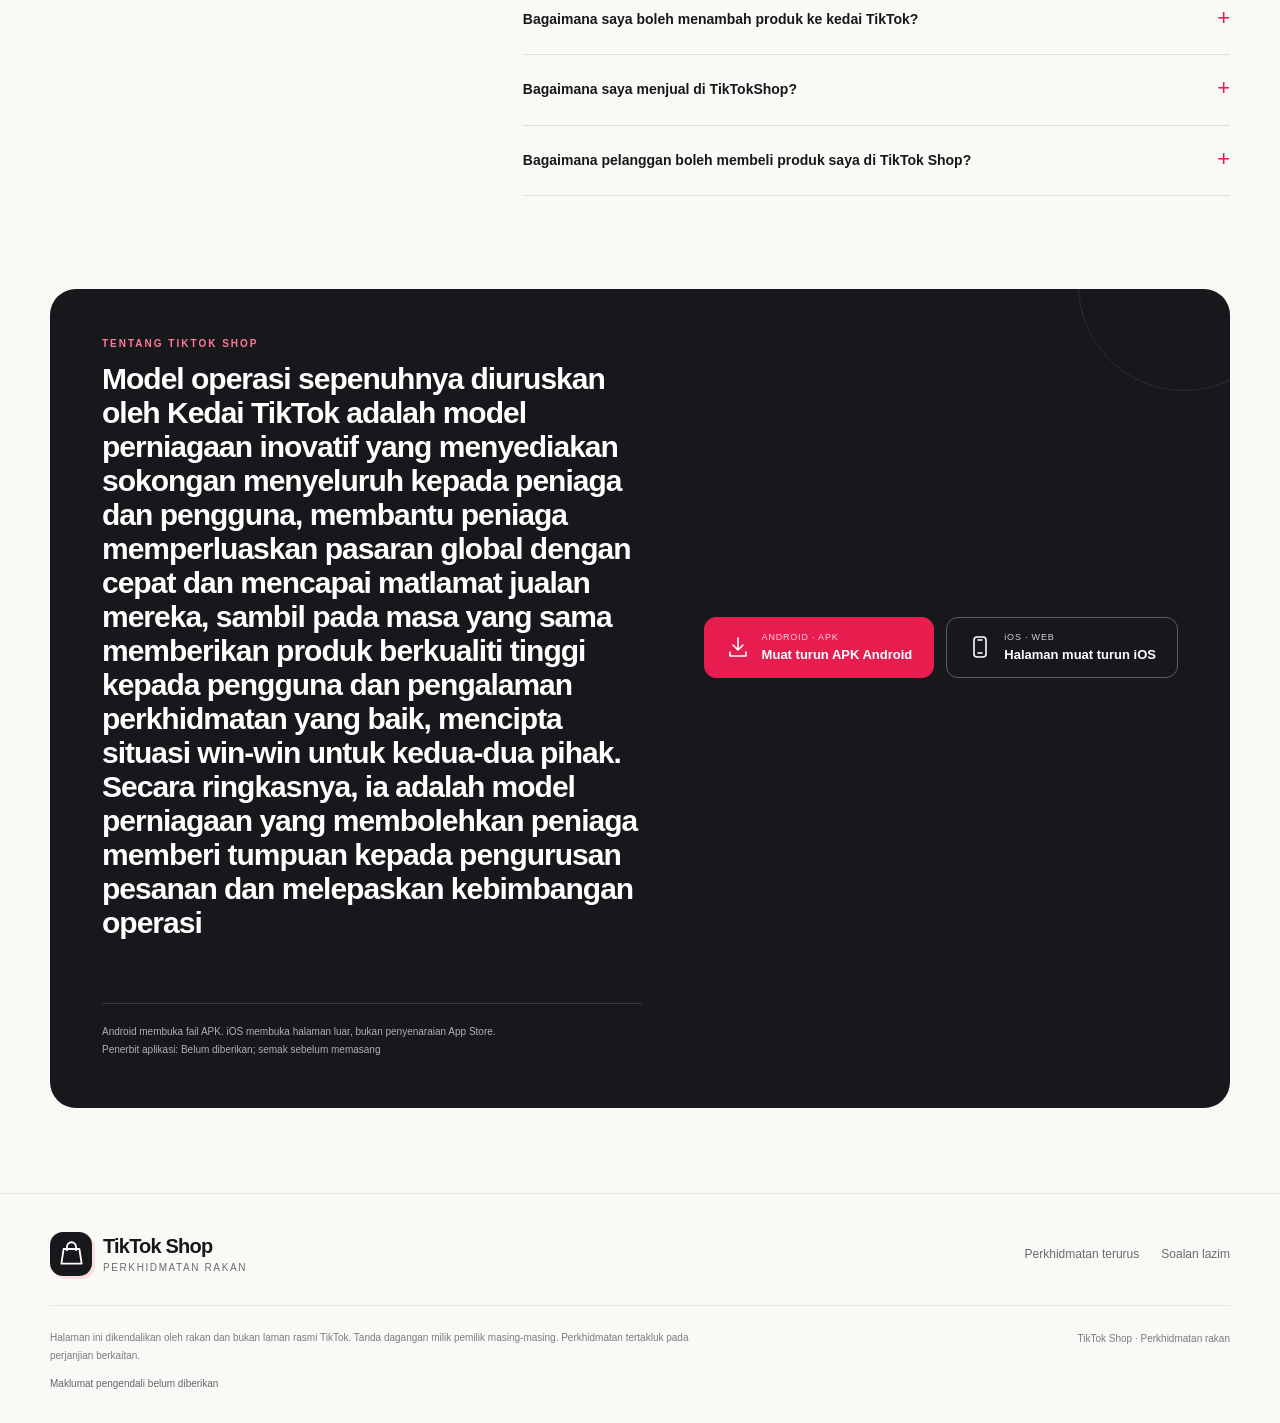
<file: ms.html>
<!doctype html>
<html lang="ms">
<head>
<meta charset="utf-8"><meta name="viewport" content="width=device-width, initial-scale=1">
<meta name="description" content="Menyediakan barangan dan perkhidmatan berkualiti kepada pengguna global dan sokongan menyeluruh kepada peniaga untuk membantu mereka memperluaskan pasaran global dengan cepat">
<meta name="theme-color" content="#faf9f6"><title>TikTok Shop · Perkhidmatan rakan</title>
<link rel="icon" href="assets/favicon.svg" type="image/svg+xml"><link rel="stylesheet" href="assets/site.css">
<script src="assets/config.js" defer></script><script src="assets/site.js" defer></script>
</head>
<body id="top">
<a class="skip" href="#main">Langkau ke kandungan</a>
<header class="site-header"><div class="wrap header-inner"><a href="#top" class="brand"><span class="brand-icon"><svg aria-hidden="true" viewBox="0 0 24 24"><path d="M5 8h14l2 13H3L5 8Z"/><path d="M8 9V6a4 4 0 0 1 8 0v3"/></svg></span><span class="brand-name">TikTok Shop<span class="brand-caption">Perkhidmatan rakan</span></span></a><nav class="nav" aria-label="Pasaran global"><a href="#global">Pasaran global</a><a href="#services">Perkhidmatan terurus</a><a href="#support">Sokongan</a><a href="#faq">Soalan lazim</a></nav><div class="header-tools"><label class="language"><svg aria-hidden="true" viewBox="0 0 24 24"><circle cx="12" cy="12" r="9"/><ellipse cx="12" cy="12" rx="4" ry="9"/><path d="M3 12h18M5 6.5h14M5 17.5h14"/></svg><select id="language-select" aria-label="Pilih bahasa"><option value="index.html" >English</option><option value="cn.html" >简体中文</option><option value="fr.html" >Français</option><option value="de.html" >Deutsch</option><option value="it.html" >Italiano</option><option value="es.html" >Español</option><option value="ko.html" >한국어</option><option value="jp.html" >日本語</option><option value="ms.html" selected>Bahasa Melayu</option><option value="th.html" >ภาษาไทย</option></select></label><a class="small-link" href="#download">Muat turun aplikasi<span aria-hidden="true">↗</span></a></div></div></header>
<main id="main">
<section class="hero"><div class="hero-decoration" aria-hidden="true"></div><div class="wrap hero-grid"><div class="hero-copy reveal"><div class="eyebrow">TikTok Shop · Perkhidmatan rakan</div><h1>Kedai TikTok<span>model operasi sepenuhnya diuruskan oleh platform</span></h1><p>Menyediakan barangan dan perkhidmatan berkualiti kepada pengguna global dan sokongan menyeluruh kepada peniaga untuk membantu mereka memperluaskan pasaran global dengan cepat</p><div class="download-actions"><button type="button" class="button primary" data-download="android"><svg aria-hidden="true" viewBox="0 0 24 24"><path d="M12 3v12m-5-5 5 5 5-5M4 17v4h16v-4"/></svg><span class="button-text"><small>ANDROID · APK</small>Muat turun APK Android</span></button><button type="button" class="button light" data-download="ios"><svg aria-hidden="true" viewBox="0 0 24 24"><rect x="6" y="2" width="12" height="20" rx="3"/><path d="M10 18h4M10 5h4"/></svg><span class="button-text"><small>iOS · WEB</small>Halaman muat turun iOS</span></button></div><div class="hero-note"><svg aria-hidden="true" viewBox="0 0 24 24"><circle cx="12" cy="12" r="9"/><path d="M12 11v6m0-10v.01"/></svg><span>Muat turun membuka alamat luar. Semak penerbit sebelum memasang.</span></div></div><div class="hero-art reveal"><div class="art-frame"><div class="frame-toolbar"><span class="frame-dots" aria-hidden="true"><i></i><i></i><i></i></span><span>TIKTOK SHOP / Perkhidmatan rakan</span><span aria-hidden="true">↗</span></div><img src="assets/commerce.png" alt="Perkhidmatan terurus" width="1280" height="920" fetchpriority="high"><div class="art-foot"><svg aria-hidden="true" viewBox="0 0 24 24"><path d="M4 10v11h16V10M3 10l2-7h14l2 7M2 10c1 4 5 4 6 0 1 4 7 4 8 0 1 4 5 4 6 0M9 21v-6h6v6"/></svg><b>Perkhidmatan terurus</b><span>01 — 04</span></div></div><div class="art-symbol" aria-hidden="true"><svg aria-hidden="true" viewBox="0 0 24 24"><path d="M5 8h14l2 13H3L5 8Z"/><path d="M8 9V6a4 4 0 0 1 8 0v3"/></svg></div><div class="floating-note"><svg aria-hidden="true" viewBox="0 0 24 24"><circle cx="12" cy="12" r="9"/><ellipse cx="12" cy="12" rx="4" ry="9"/><path d="M3 12h18M5 6.5h14M5 17.5h14"/></svg><div><strong>Pasaran global</strong><small>Perkhidmatan rakan · TikTok Shop</small></div></div></div></div></section>
<div class="value-strip"><div class="wrap value-grid"><div class="value-item"><svg aria-hidden="true" viewBox="0 0 24 24"><path d="m12 2 2.5 7.5L22 12l-7.5 2.5L12 22l-2.5-7.5L2 12l7.5-2.5L12 2Z"/></svg><div><h3>Penemuan</h3><p>Hiburan bertemu dengan perdagangan melalui kandungan belian yang autentik dan boleh disyorkan, yang membangkitkan inspirasi yang membawa kepada pembelian</p></div></div><div class="value-item"><svg aria-hidden="true" viewBox="0 0 24 24"><circle cx="9" cy="7" r="3"/><path d="M3 21v-3a6 6 0 0 1 12 0v3M16 4a3 3 0 0 1 0 6m2 5a5 5 0 0 1 3 5"/></svg><div><h3>Pencipta yang dipercayai</h3><p>Pencipta ditunjukkan secara berbeza di TikTok, membawa pandangan baru terhadap pembelian, membantu jenama membina kepercayaan dan pengaruh melalui kandungan autentik</p></div></div><div class="value-item"><svg aria-hidden="true" viewBox="0 0 24 24"><path d="M20 5a5 5 0 0 0-8 1 5 5 0 0 0-8-1C-1 11 8 17 12 21c4-4 13-10 8-16Z"/></svg><div><h3>Komuniti yang menarik</h3><p>Komuniti TikTok mendorong penemuan dan mempengaruhi budaya. Jenama boleh membina hubungan yang berterusan dengan pengguna dengan menggunakan komuniti yang sedia ada ini.</p></div></div><div class="value-item"><svg aria-hidden="true" viewBox="0 0 24 24"><path d="M5 8h14l2 13H3L5 8Z"/><path d="M8 9V6a4 4 0 0 1 8 0v3"/></svg><div><h3>Pembelian yang mudah dan selamat</h3><p>Mengubah proses pembelian, dari halaman &#x27;Untuk Anda&#x27; hingga pembayaran yang selamat, pengurusan pesanan dan sokongan, semuanya dalam aplikasi</p></div></div></div></div>
<section class="section" id="global"><div class="wrap global-grid"><div class="global-copy"><div class="section-kicker">01 / Hubungkan pasaran</div><h2>Pasaran global</h2><p>Platform kedai Tik Tok merangkumi banyak negara dan kawasan di seluruh dunia, menyediakan platform untuk peniaga untuk menjual lintas sempadan, membantu mereka merobohkan sekatan geografi dan memperluaskan pasaran global dengan mudah</p><ul class="check-list"><li><svg aria-hidden="true" viewBox="0 0 24 24"><path d="m5 12 4 4L19 6"/></svg><span>Platform ini menawarkan perkhidmatan e-dagang lintas sempadan yang lengkap</span></li><li><svg aria-hidden="true" viewBox="0 0 24 24"><path d="m5 12 4 4L19 6"/></svg><span>Penyimpanan luar negara Logistik antarabangsa Pembayaran lintas sempadan</span></li></ul></div><div class="global-visual"><span class="label">TIKTOK SHOP / GLOBAL COMMERCE</span><div class="world" aria-hidden="true"><div class="orbit"></div><div class="orbit two"></div><svg aria-hidden="true" viewBox="0 0 24 24"><circle cx="12" cy="12" r="9"/><ellipse cx="12" cy="12" rx="4" ry="9"/><path d="M3 12h18M5 6.5h14M5 17.5h14"/></svg></div><div class="global-pills"><span>Penemuan</span><span>Pencipta yang dipercayai</span><span>Komuniti yang menarik</span></div></div></div></section>
<section class="section services" id="services"><div class="wrap"><div class="section-head"><div><div class="section-kicker">02 / Fokus pada perniagaan</div><h2>Mod operasi penginapan penuh</h2></div><p>Menyediakan barangan dan perkhidmatan berkualiti kepada pengguna global dan sokongan menyeluruh kepada peniaga untuk membantu mereka memperluaskan pasaran global dengan cepat</p></div><div class="service-grid"><article class="service-card"><div class="card-top"><span class="card-icon"><svg aria-hidden="true" viewBox="0 0 24 24"><path d="m3 7 9-5 9 5v10l-9 5-9-5V7Zm0 0 9 5 9-5M12 12v10M7 4.8l10 5.5"/></svg></span><span class="card-number">01 / 04</span></div><h3>Satu perkhidmatan rambut</h3><p>Perkhidmatan penghantaran adalah pembekal yang menghantar perkhidmatan pembeli terus dari gudang, penjual tidak perlu menyediakan dan menghantar. Model perkhidmatan ini boleh membantu penjual mengurangkan kos penyimpanan dan meningkatkan kecekapan. Pada masa yang sama, perhatian juga harus diberikan untuk mengesahkan kebolehpercayaan pembekal untuk memastikan kualiti barang dan ketepatan penghantaran</p></article><article class="service-card"><div class="card-top"><span class="card-icon"><svg aria-hidden="true" viewBox="0 0 24 24"><path d="M4 10v11h16V10M3 10l2-7h14l2 7M2 10c1 4 5 4 6 0 1 4 7 4 8 0 1 4 5 4 6 0M9 21v-6h6v6"/></svg></span><span class="card-number">02 / 04</span></div><h3>Pembukaan kedai yang pantas</h3><p>Pembukaan kedai yang pantas adalah cara untuk menubuhkan dan mengendalikan kedai dengan cepat melalui proses yang disederhanakan, sesuai untuk perniagaan baru dan peniaga kecil</p></article><article class="service-card"><div class="card-top"><span class="card-icon"><svg aria-hidden="true" viewBox="0 0 24 24"><path d="M5 8h14l2 13H3L5 8Z"/><path d="M8 9V6a4 4 0 0 1 8 0v3"/></svg></span><span class="card-number">03 / 04</span></div><h3>Pendaftaran percuma</h3><p>Pendaftaran percuma adalah jenis pembukaan kedai atau perkhidmatan pendaftaran percuma yang disediakan oleh platform, yang membolehkan peniaga atau individu memaparkan dan menjual produk atau perkhidmatan mereka di platform tanpa membayar sebarang yuran</p></article><article class="service-card"><div class="card-top"><span class="card-icon"><svg aria-hidden="true" viewBox="0 0 24 24"><rect x="3" y="3" width="18" height="18" rx="3"/><path d="M3 9h18M9 9v12m4-6h5m-2-2 2 2-2 2"/></svg></span><span class="card-number">04 / 04</span></div><h3>Import barang dengan satu klik</h3><p>Fungsi import barang dengan satu klik adalah fungsi platform e-dagang yang membolehkan penjual mengimport dengan cepat maklumat barang dari platform lain atau fail ke kedai mereka sendiri, meningkatkan kecekapan kerja dan memastikan ketepatan maklumat</p></article></div><p class="service-note">Skop perkhidmatan, syarat dan yuran tertakluk pada peraturan pasaran dan perjanjian berkaitan.</p></div></section>
<section class="section" id="support"><div class="wrap support-grid"><div class="support-art"><img src="assets/support.png" alt="Sokongan" width="1536" height="1075" loading="lazy"></div><div class="support-copy"><div class="section-kicker">03 / Sokongan bersama anda</div><h2>Pasukan khidmat pelanggan profesional dan selepas jualan</h2><div class="support-title"><svg aria-hidden="true" viewBox="0 0 24 24"><path d="M4 13v-2a8 8 0 0 1 16 0v2M4 12H2v7h4v-7H4Zm16 0h2v7h-4v-7h2Zm0 7a3 3 0 0 1-3 3h-5"/></svg><h3>Sokongan selepas jualan</h3></div><p class="support-detail">Platform kedai TikTok menawarkan sokongan selepas jualan yang lengkap, termasuk pemulangan produk, pertanyaan pesanan, penjejakan logistik, dll., untuk memberikan pengalaman membeli-belah tanpa risiko kepada pengguna</p><div class="support-title"><svg aria-hidden="true" viewBox="0 0 24 24"><circle cx="9" cy="7" r="3"/><path d="M3 21v-3a6 6 0 0 1 12 0v3M16 4a3 3 0 0 1 0 6m2 5a5 5 0 0 1 3 5"/></svg><h3>Pasukan khidmat pelanggan profesional</h3></div><p class="support-detail">Pasukan khidmat pelanggan platform kedai TikTok terdiri daripada kakitangan khidmat pelanggan yang berpengalaman yang telah menerima latihan profesional dan mampu memberikan perkhidmatan yang cekap dan profesional kepada peniaga dan pengguna</p></div></div></section>
<section class="section faq-section" id="faq"><div class="wrap faq-layout"><div class="faq-intro"><div class="section-kicker">04 / FAQ</div><h2>Soalan lazim</h2><p>Soalan tentang pendaftaran, produk dan pesanan.</p></div><div class="faq-list"><details><summary>Saya tidak mempunyai pengikut, bolehkah saya memohon Kedai TikTok?</summary><p>Tiada masalah, hubungi perkhidmatan pelanggan TikTok Mall dan mereka akan memberikan arahan terperinci</p></details><details><summary>Apa yang diperlukan untuk membuka Kedai TikTok?</summary><p>Anda akan memerlukan akaun TikTok atau telefon/emel Pergi ke Pendaftaran untuk mendaftar Masukkan maklumat peribadi/perniagaan Pilih jenis perniagaan anda dan hantarkan Tunggu permohonan anda untuk disemak untuk kelulusan</p></details><details><summary>Bagaimana saya boleh menambah produk ke kedai TikTok?</summary><p>Selepas berjaya mendaftar sebagai penjual di Kedai TikTok, anda boleh memuat naik atau memilih maklumat produk di Pusat Penjual</p></details><details><summary>Bagaimana saya menjual di TikTokShop?</summary><p>1、Diskaun, baucar, promosi/insentif penghantaran percuma 2、LIVE, Cipta Video yang Boleh Dibeli, Pameran Produk 3、Dapatkan pandangan terperinci mengenai produk dan prestasi jualan di pusat penjual: ulasan, papan pemukaan analitik</p></details><details><summary>Bagaimana pelanggan boleh membeli produk saya di TikTok Shop?</summary><p>Siaran langsung, video pendek, tab pameran Klik produk dan tambah ke troli Pengurusan pesanan, penjejakan pesanan, penghantaran, pemulangan dan kaedah pembayaran, semuanya dalam pusat penjual</p></details></div></div></section>
<section class="download-section" id="download"><div class="wrap"><div class="download-panel"><div><div class="section-kicker">Tentang TikTok Shop</div><h2>Model operasi sepenuhnya diuruskan oleh Kedai TikTok adalah model perniagaan inovatif yang menyediakan sokongan menyeluruh kepada peniaga dan pengguna, membantu peniaga memperluaskan pasaran global dengan cepat dan mencapai matlamat jualan mereka, sambil pada masa yang sama memberikan produk berkualiti tinggi kepada pengguna dan pengalaman perkhidmatan yang baik, mencipta situasi win-win untuk kedua-dua pihak. Secara ringkasnya, ia adalah model perniagaan yang membolehkan peniaga memberi tumpuan kepada pengurusan pesanan dan melepaskan kebimbangan operasi</h2><p></p></div><div class="download-actions"><button type="button" class="button primary" data-download="android"><svg aria-hidden="true" viewBox="0 0 24 24"><path d="M12 3v12m-5-5 5 5 5-5M4 17v4h16v-4"/></svg><span class="button-text"><small>ANDROID · APK</small>Muat turun APK Android</span></button><button type="button" class="button light" data-download="ios"><svg aria-hidden="true" viewBox="0 0 24 24"><rect x="6" y="2" width="12" height="20" rx="3"/><path d="M10 18h4M10 5h4"/></svg><span class="button-text"><small>iOS · WEB</small>Halaman muat turun iOS</span></button></div><p class="download-context">Android membuka fail APK. iOS membuka halaman luar, bukan penyenaraian App Store.<br><span id="publisher-text"></span></p></div></div></section>
</main>
<footer class="footer"><div class="wrap"><div class="footer-main"><a href="#top" class="brand"><span class="brand-icon"><svg aria-hidden="true" viewBox="0 0 24 24"><path d="M5 8h14l2 13H3L5 8Z"/><path d="M8 9V6a4 4 0 0 1 8 0v3"/></svg></span><span class="brand-name">TikTok Shop<span class="brand-caption">Perkhidmatan rakan</span></span></a><nav class="footer-links" aria-label="Tentang TikTok Shop"><a href="#services">Perkhidmatan terurus</a><a href="#faq">Soalan lazim</a><a id="relationship-link" target="_blank" rel="noopener noreferrer" hidden>Maklumat kerjasama</a><a id="privacy-link" target="_blank" rel="noopener noreferrer" hidden>Privasi</a></nav></div><div class="footer-bottom"><div><p>Halaman ini dikendalikan oleh rakan dan bukan laman rasmi TikTok. Tanda dagangan milik pemilik masing-masing. Perkhidmatan tertakluk pada perjanjian berkaitan.</p><div class="operator"><span id="operator-name">Maklumat pengendali belum diberikan</span> <a id="operator-email" hidden></a></div></div><span class="copyright">TikTok Shop · Perkhidmatan rakan</span></div></div></footer>
<div class="mobile-bar"><div><strong>TikTok Shop</strong><small>Perkhidmatan rakan</small></div><a class="button primary" href="#download">Muat turun aplikasi<svg aria-hidden="true" viewBox="0 0 24 24"><path d="M5 12h14M13 6l6 6-6 6"/></svg></a></div>
<div id="site-messages" data-android-title="Muat turun APK Android" data-ios-title="Halaman muat turun iOS" data-publisher="Penerbit aplikasi" data-publisher-unknown="Belum diberikan; semak sebelum memasang" data-operator-unknown="Maklumat pengendali belum diberikan" data-unavailable="Alamat tidak tersedia" hidden></div>
</body></html>
</file>
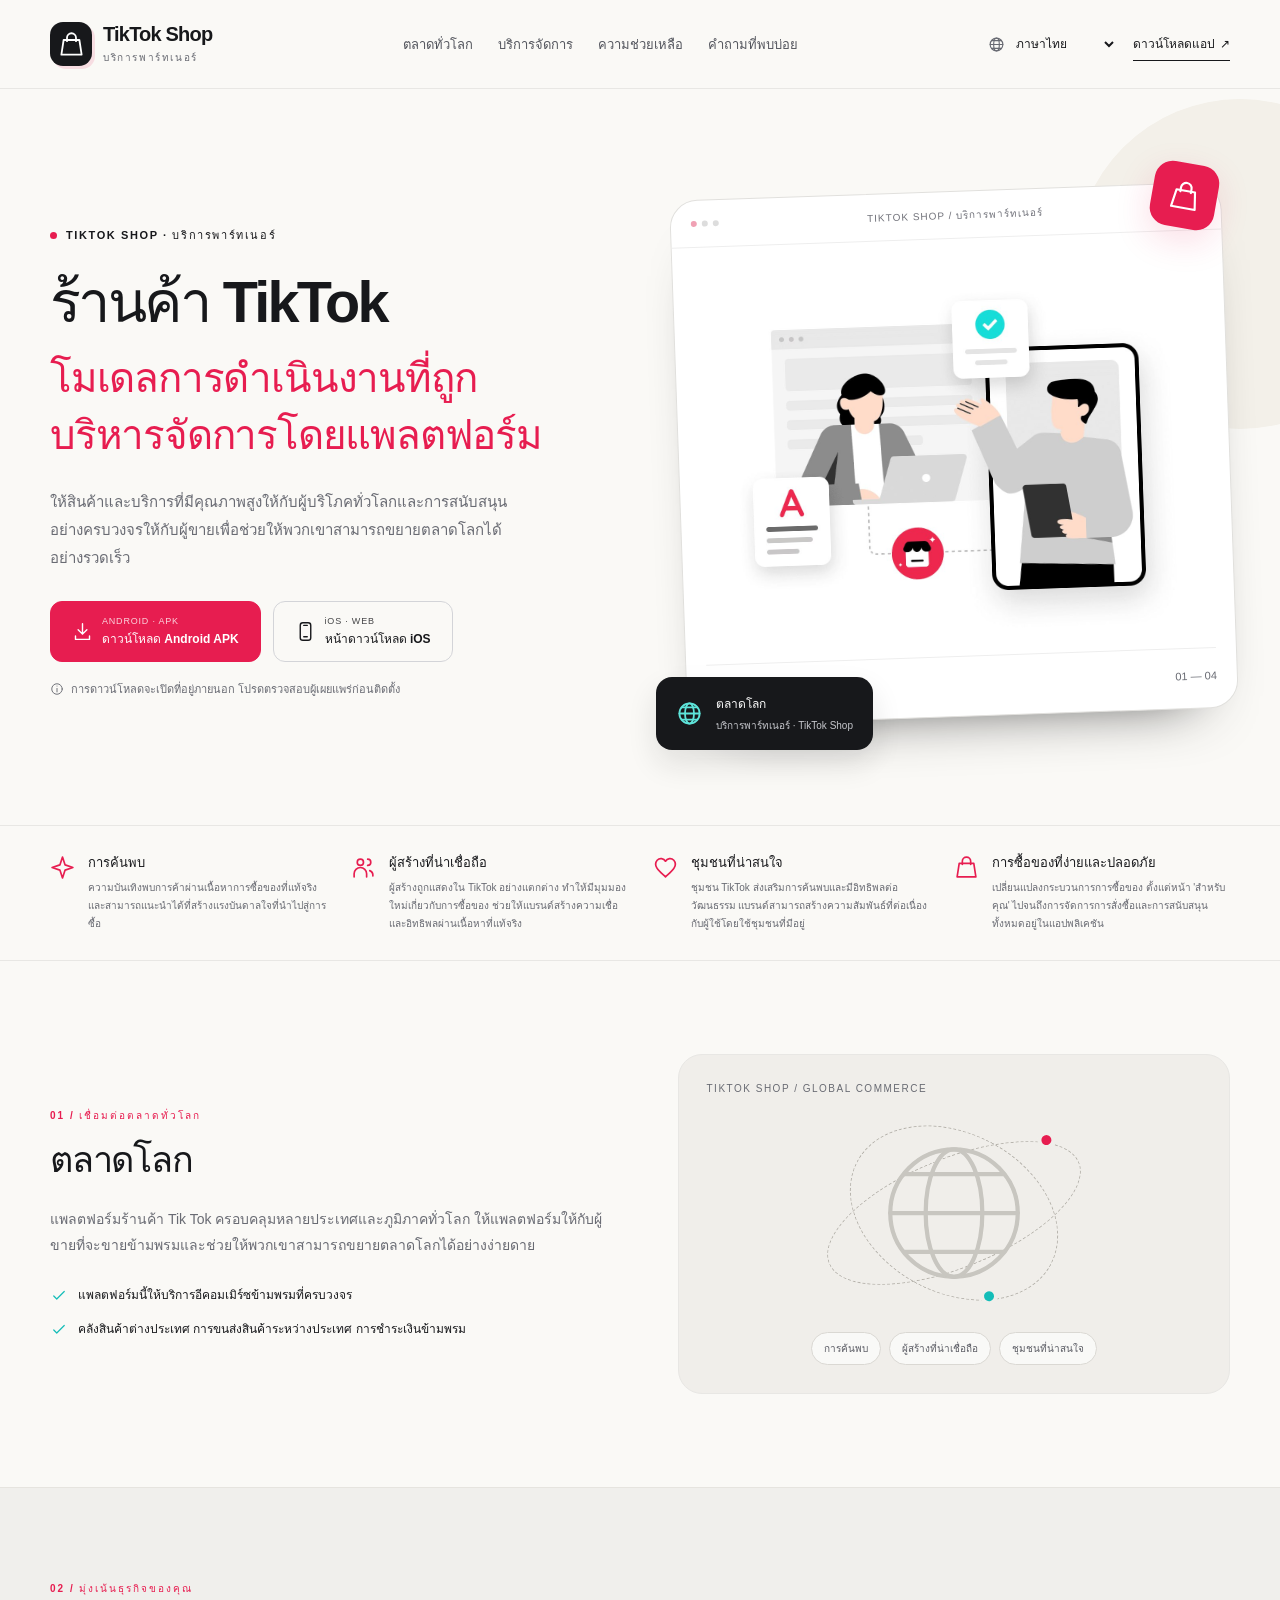
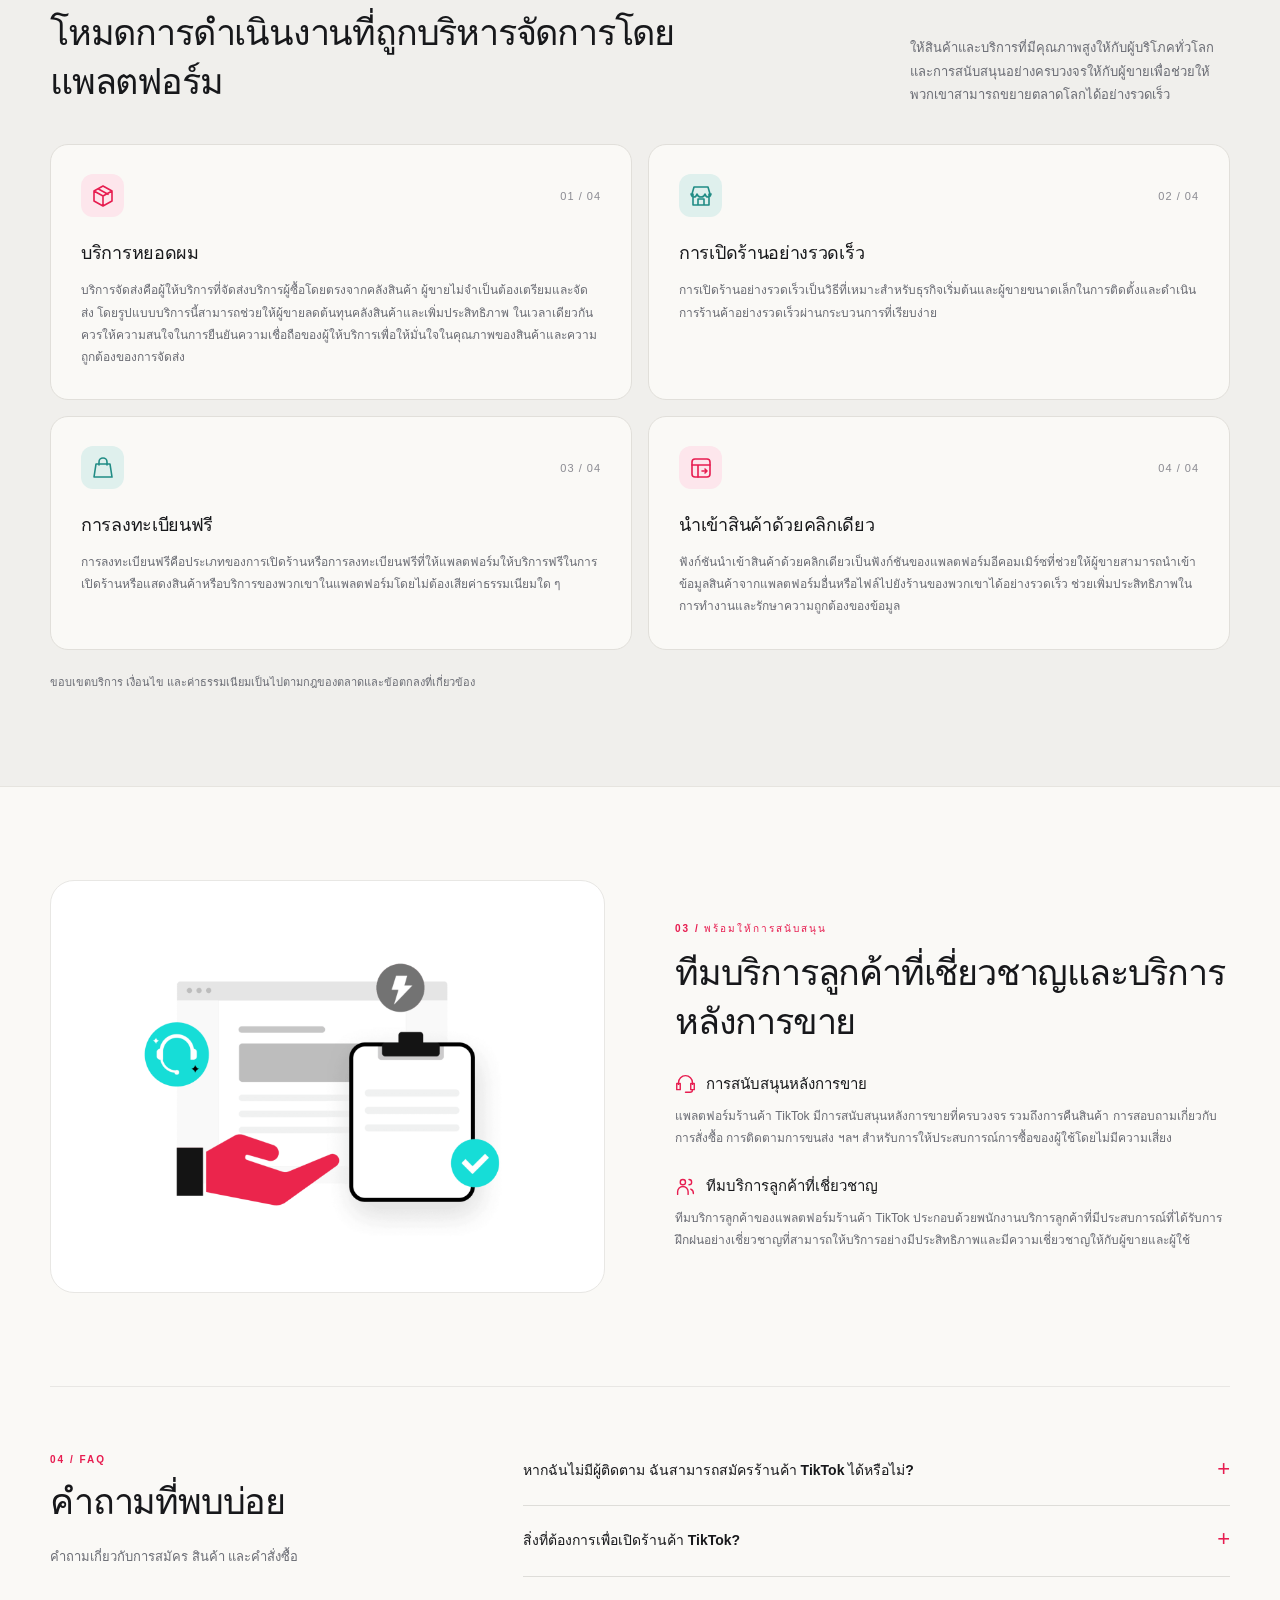
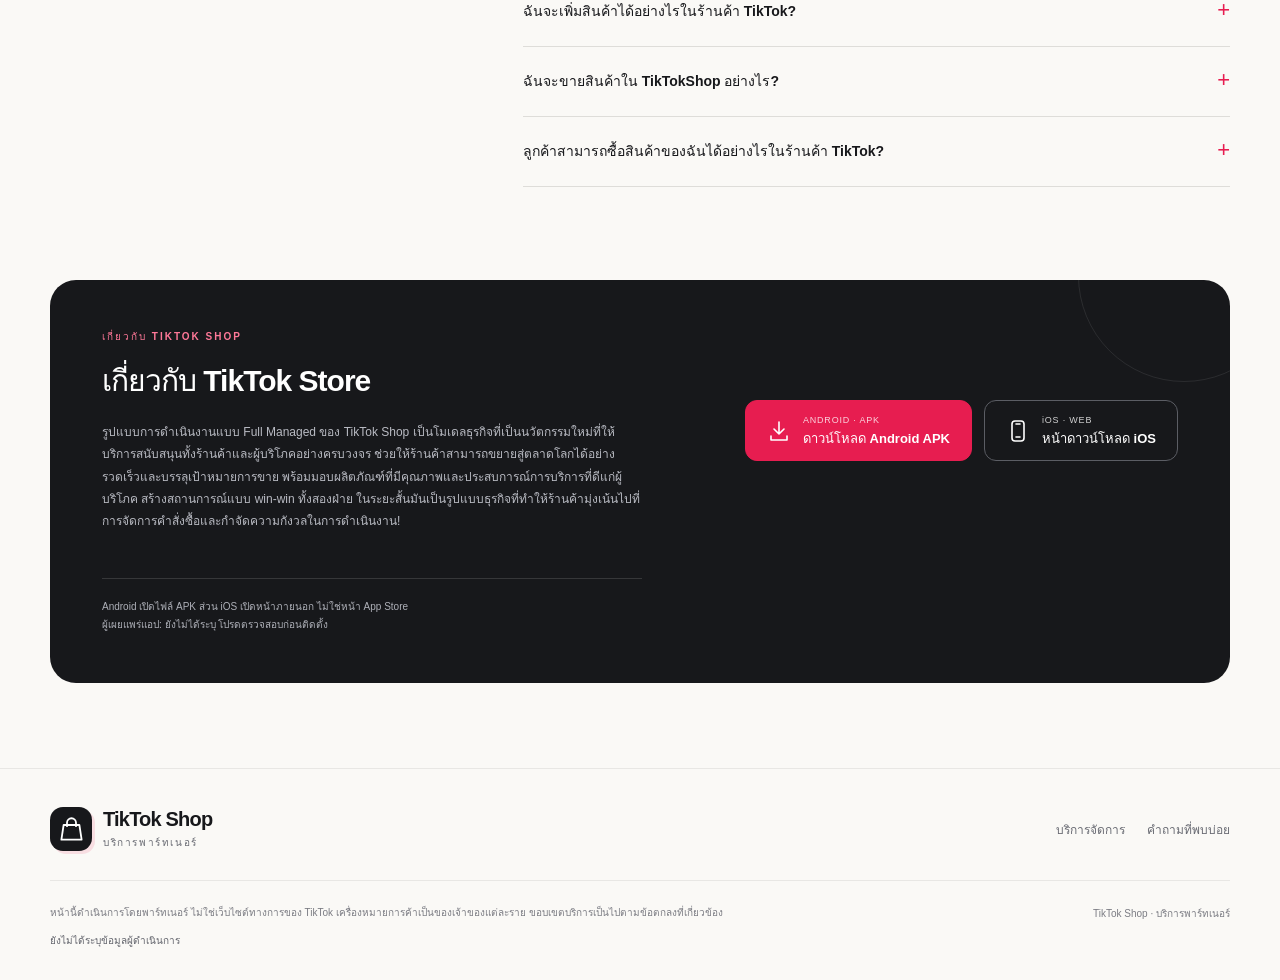
<file: th.html>
<!doctype html>
<html lang="th">
<head>
<meta charset="utf-8"><meta name="viewport" content="width=device-width, initial-scale=1">
<meta name="description" content="ให้สินค้าและบริการที่มีคุณภาพสูงให้กับผู้บริโภคทั่วโลกและการสนับสนุนอย่างครบวงจรให้กับผู้ขายเพื่อช่วยให้พวกเขาสามารถขยายตลาดโลกได้อย่างรวดเร็ว">
<meta name="theme-color" content="#faf9f6"><title>TikTok Shop · บริการพาร์ทเนอร์</title>
<link rel="icon" href="assets/favicon.svg" type="image/svg+xml"><link rel="stylesheet" href="assets/site.css">
<script src="assets/config.js" defer></script><script src="assets/site.js" defer></script>
</head>
<body id="top">
<a class="skip" href="#main">ข้ามไปยังเนื้อหา</a>
<header class="site-header"><div class="wrap header-inner"><a href="#top" class="brand"><span class="brand-icon"><svg aria-hidden="true" viewBox="0 0 24 24"><path d="M5 8h14l2 13H3L5 8Z"/><path d="M8 9V6a4 4 0 0 1 8 0v3"/></svg></span><span class="brand-name">TikTok Shop<span class="brand-caption">บริการพาร์ทเนอร์</span></span></a><nav class="nav" aria-label="ตลาดทั่วโลก"><a href="#global">ตลาดทั่วโลก</a><a href="#services">บริการจัดการ</a><a href="#support">ความช่วยเหลือ</a><a href="#faq">คำถามที่พบบ่อย</a></nav><div class="header-tools"><label class="language"><svg aria-hidden="true" viewBox="0 0 24 24"><circle cx="12" cy="12" r="9"/><ellipse cx="12" cy="12" rx="4" ry="9"/><path d="M3 12h18M5 6.5h14M5 17.5h14"/></svg><select id="language-select" aria-label="เลือกภาษา"><option value="index.html" >English</option><option value="cn.html" >简体中文</option><option value="fr.html" >Français</option><option value="de.html" >Deutsch</option><option value="it.html" >Italiano</option><option value="es.html" >Español</option><option value="ko.html" >한국어</option><option value="jp.html" >日本語</option><option value="ms.html" >Bahasa Melayu</option><option value="th.html" selected>ภาษาไทย</option></select></label><a class="small-link" href="#download">ดาวน์โหลดแอป<span aria-hidden="true">↗</span></a></div></div></header>
<main id="main">
<section class="hero"><div class="hero-decoration" aria-hidden="true"></div><div class="wrap hero-grid"><div class="hero-copy reveal"><div class="eyebrow">TikTok Shop · บริการพาร์ทเนอร์</div><h1>ร้านค้า TikTok<span>โมเดลการดำเนินงานที่ถูกบริหารจัดการโดยแพลตฟอร์ม</span></h1><p>ให้สินค้าและบริการที่มีคุณภาพสูงให้กับผู้บริโภคทั่วโลกและการสนับสนุนอย่างครบวงจรให้กับผู้ขายเพื่อช่วยให้พวกเขาสามารถขยายตลาดโลกได้อย่างรวดเร็ว</p><div class="download-actions"><button type="button" class="button primary" data-download="android"><svg aria-hidden="true" viewBox="0 0 24 24"><path d="M12 3v12m-5-5 5 5 5-5M4 17v4h16v-4"/></svg><span class="button-text"><small>ANDROID · APK</small>ดาวน์โหลด Android APK</span></button><button type="button" class="button light" data-download="ios"><svg aria-hidden="true" viewBox="0 0 24 24"><rect x="6" y="2" width="12" height="20" rx="3"/><path d="M10 18h4M10 5h4"/></svg><span class="button-text"><small>iOS · WEB</small>หน้าดาวน์โหลด iOS</span></button></div><div class="hero-note"><svg aria-hidden="true" viewBox="0 0 24 24"><circle cx="12" cy="12" r="9"/><path d="M12 11v6m0-10v.01"/></svg><span>การดาวน์โหลดจะเปิดที่อยู่ภายนอก โปรดตรวจสอบผู้เผยแพร่ก่อนติดตั้ง</span></div></div><div class="hero-art reveal"><div class="art-frame"><div class="frame-toolbar"><span class="frame-dots" aria-hidden="true"><i></i><i></i><i></i></span><span>TIKTOK SHOP / บริการพาร์ทเนอร์</span><span aria-hidden="true">↗</span></div><img src="assets/commerce.png" alt="บริการจัดการ" width="1280" height="920" fetchpriority="high"><div class="art-foot"><svg aria-hidden="true" viewBox="0 0 24 24"><path d="M4 10v11h16V10M3 10l2-7h14l2 7M2 10c1 4 5 4 6 0 1 4 7 4 8 0 1 4 5 4 6 0M9 21v-6h6v6"/></svg><b>บริการจัดการ</b><span>01 — 04</span></div></div><div class="art-symbol" aria-hidden="true"><svg aria-hidden="true" viewBox="0 0 24 24"><path d="M5 8h14l2 13H3L5 8Z"/><path d="M8 9V6a4 4 0 0 1 8 0v3"/></svg></div><div class="floating-note"><svg aria-hidden="true" viewBox="0 0 24 24"><circle cx="12" cy="12" r="9"/><ellipse cx="12" cy="12" rx="4" ry="9"/><path d="M3 12h18M5 6.5h14M5 17.5h14"/></svg><div><strong>ตลาดโลก</strong><small>บริการพาร์ทเนอร์ · TikTok Shop</small></div></div></div></div></section>
<div class="value-strip"><div class="wrap value-grid"><div class="value-item"><svg aria-hidden="true" viewBox="0 0 24 24"><path d="m12 2 2.5 7.5L22 12l-7.5 2.5L12 22l-2.5-7.5L2 12l7.5-2.5L12 2Z"/></svg><div><h3>การค้นพบ</h3><p>ความบันเทิงพบการค้าผ่านเนื้อหาการซื้อของที่แท้จริงและสามารถแนะนำได้ที่สร้างแรงบันดาลใจที่นำไปสู่การซื้อ</p></div></div><div class="value-item"><svg aria-hidden="true" viewBox="0 0 24 24"><circle cx="9" cy="7" r="3"/><path d="M3 21v-3a6 6 0 0 1 12 0v3M16 4a3 3 0 0 1 0 6m2 5a5 5 0 0 1 3 5"/></svg><div><h3>ผู้สร้างที่น่าเชื่อถือ</h3><p>ผู้สร้างถูกแสดงใน TikTok อย่างแตกต่าง ทำให้มีมุมมองใหม่เกี่ยวกับการซื้อของ ช่วยให้แบรนด์สร้างความเชื่อและอิทธิพลผ่านเนื้อหาที่แท้จริง</p></div></div><div class="value-item"><svg aria-hidden="true" viewBox="0 0 24 24"><path d="M20 5a5 5 0 0 0-8 1 5 5 0 0 0-8-1C-1 11 8 17 12 21c4-4 13-10 8-16Z"/></svg><div><h3>ชุมชนที่น่าสนใจ</h3><p>ชุมชน TikTok ส่งเสริมการค้นพบและมีอิทธิพลต่อวัฒนธรรม แบรนด์สามารถสร้างความสัมพันธ์ที่ต่อเนื่องกับผู้ใช้โดยใช้ชุมชนที่มีอยู่</p></div></div><div class="value-item"><svg aria-hidden="true" viewBox="0 0 24 24"><path d="M5 8h14l2 13H3L5 8Z"/><path d="M8 9V6a4 4 0 0 1 8 0v3"/></svg><div><h3>การซื้อของที่ง่ายและปลอดภัย</h3><p>เปลี่ยนแปลงกระบวนการการซื้อของ ตั้งแต่หน้า &#x27;สำหรับคุณ&#x27; ไปจนถึงการจัดการการสั่งซื้อและการสนับสนุน ทั้งหมดอยู่ในแอปพลิเคชัน</p></div></div></div></div>
<section class="section" id="global"><div class="wrap global-grid"><div class="global-copy"><div class="section-kicker">01 / เชื่อมต่อตลาดทั่วโลก</div><h2>ตลาดโลก</h2><p>แพลตฟอร์มร้านค้า Tik Tok ครอบคลุมหลายประเทศและภูมิภาคทั่วโลก ให้แพลตฟอร์มให้กับผู้ขายที่จะขายข้ามพรมและช่วยให้พวกเขาสามารถขยายตลาดโลกได้อย่างง่ายดาย</p><ul class="check-list"><li><svg aria-hidden="true" viewBox="0 0 24 24"><path d="m5 12 4 4L19 6"/></svg><span>แพลตฟอร์มนี้ให้บริการอีคอมเมิร์ซข้ามพรมที่ครบวงจร</span></li><li><svg aria-hidden="true" viewBox="0 0 24 24"><path d="m5 12 4 4L19 6"/></svg><span>คลังสินค้าต่างประเทศ การขนส่งสินค้าระหว่างประเทศ การชำระเงินข้ามพรม</span></li></ul></div><div class="global-visual"><span class="label">TIKTOK SHOP / GLOBAL COMMERCE</span><div class="world" aria-hidden="true"><div class="orbit"></div><div class="orbit two"></div><svg aria-hidden="true" viewBox="0 0 24 24"><circle cx="12" cy="12" r="9"/><ellipse cx="12" cy="12" rx="4" ry="9"/><path d="M3 12h18M5 6.5h14M5 17.5h14"/></svg></div><div class="global-pills"><span>การค้นพบ</span><span>ผู้สร้างที่น่าเชื่อถือ</span><span>ชุมชนที่น่าสนใจ</span></div></div></div></section>
<section class="section services" id="services"><div class="wrap"><div class="section-head"><div><div class="section-kicker">02 / มุ่งเน้นธุรกิจของคุณ</div><h2>โหมดการดำเนินงานที่ถูกบริหารจัดการโดยแพลตฟอร์ม</h2></div><p>ให้สินค้าและบริการที่มีคุณภาพสูงให้กับผู้บริโภคทั่วโลกและการสนับสนุนอย่างครบวงจรให้กับผู้ขายเพื่อช่วยให้พวกเขาสามารถขยายตลาดโลกได้อย่างรวดเร็ว</p></div><div class="service-grid"><article class="service-card"><div class="card-top"><span class="card-icon"><svg aria-hidden="true" viewBox="0 0 24 24"><path d="m3 7 9-5 9 5v10l-9 5-9-5V7Zm0 0 9 5 9-5M12 12v10M7 4.8l10 5.5"/></svg></span><span class="card-number">01 / 04</span></div><h3>บริการหยอดผม</h3><p>บริการจัดส่งคือผู้ให้บริการที่จัดส่งบริการผู้ซื้อโดยตรงจากคลังสินค้า ผู้ขายไม่จำเป็นต้องเตรียมและจัดส่ง โดยรูปแบบบริการนี้สามารถช่วยให้ผู้ขายลดต้นทุนคลังสินค้าและเพิ่มประสิทธิภาพ ในเวลาเดียวกัน ควรให้ความสนใจในการยืนยันความเชื่อถือของผู้ให้บริการเพื่อให้มั่นใจในคุณภาพของสินค้าและความถูกต้องของการจัดส่ง</p></article><article class="service-card"><div class="card-top"><span class="card-icon"><svg aria-hidden="true" viewBox="0 0 24 24"><path d="M4 10v11h16V10M3 10l2-7h14l2 7M2 10c1 4 5 4 6 0 1 4 7 4 8 0 1 4 5 4 6 0M9 21v-6h6v6"/></svg></span><span class="card-number">02 / 04</span></div><h3>การเปิดร้านอย่างรวดเร็ว</h3><p>การเปิดร้านอย่างรวดเร็วเป็นวิธีที่เหมาะสำหรับธุรกิจเริ่มต้นและผู้ขายขนาดเล็กในการติดตั้งและดำเนินการร้านค้าอย่างรวดเร็วผ่านกระบวนการที่เรียบง่าย</p></article><article class="service-card"><div class="card-top"><span class="card-icon"><svg aria-hidden="true" viewBox="0 0 24 24"><path d="M5 8h14l2 13H3L5 8Z"/><path d="M8 9V6a4 4 0 0 1 8 0v3"/></svg></span><span class="card-number">03 / 04</span></div><h3>การลงทะเบียนฟรี</h3><p>การลงทะเบียนฟรีคือประเภทของการเปิดร้านหรือการลงทะเบียนฟรีที่ให้แพลตฟอร์มให้บริการฟรีในการเปิดร้านหรือแสดงสินค้าหรือบริการของพวกเขาในแพลตฟอร์มโดยไม่ต้องเสียค่าธรรมเนียมใด ๆ</p></article><article class="service-card"><div class="card-top"><span class="card-icon"><svg aria-hidden="true" viewBox="0 0 24 24"><rect x="3" y="3" width="18" height="18" rx="3"/><path d="M3 9h18M9 9v12m4-6h5m-2-2 2 2-2 2"/></svg></span><span class="card-number">04 / 04</span></div><h3>นำเข้าสินค้าด้วยคลิกเดียว</h3><p>ฟังก์ชันนำเข้าสินค้าด้วยคลิกเดียวเป็นฟังก์ชันของแพลตฟอร์มอีคอมเมิร์ซที่ช่วยให้ผู้ขายสามารถนำเข้าข้อมูลสินค้าจากแพลตฟอร์มอื่นหรือไฟล์ไปยังร้านของพวกเขาได้อย่างรวดเร็ว ช่วยเพิ่มประสิทธิภาพในการทำงานและรักษาความถูกต้องของข้อมูล</p></article></div><p class="service-note">ขอบเขตบริการ เงื่อนไข และค่าธรรมเนียมเป็นไปตามกฎของตลาดและข้อตกลงที่เกี่ยวข้อง</p></div></section>
<section class="section" id="support"><div class="wrap support-grid"><div class="support-art"><img src="assets/support.png" alt="ความช่วยเหลือ" width="1536" height="1075" loading="lazy"></div><div class="support-copy"><div class="section-kicker">03 / พร้อมให้การสนับสนุน</div><h2>ทีมบริการลูกค้าที่เชี่ยวชาญและบริการหลังการขาย</h2><div class="support-title"><svg aria-hidden="true" viewBox="0 0 24 24"><path d="M4 13v-2a8 8 0 0 1 16 0v2M4 12H2v7h4v-7H4Zm16 0h2v7h-4v-7h2Zm0 7a3 3 0 0 1-3 3h-5"/></svg><h3>การสนับสนุนหลังการขาย</h3></div><p class="support-detail">แพลตฟอร์มร้านค้า TikTok มีการสนับสนุนหลังการขายที่ครบวงจร รวมถึงการคืนสินค้า การสอบถามเกี่ยวกับการสั่งซื้อ การติดตามการขนส่ง ฯลฯ สำหรับการให้ประสบการณ์การซื้อของผู้ใช้โดยไม่มีความเสี่ยง</p><div class="support-title"><svg aria-hidden="true" viewBox="0 0 24 24"><circle cx="9" cy="7" r="3"/><path d="M3 21v-3a6 6 0 0 1 12 0v3M16 4a3 3 0 0 1 0 6m2 5a5 5 0 0 1 3 5"/></svg><h3>ทีมบริการลูกค้าที่เชี่ยวชาญ</h3></div><p class="support-detail">ทีมบริการลูกค้าของแพลตฟอร์มร้านค้า TikTok ประกอบด้วยพนักงานบริการลูกค้าที่มีประสบการณ์ที่ได้รับการฝึกฝนอย่างเชี่ยวชาญที่สามารถให้บริการอย่างมีประสิทธิภาพและมีความเชี่ยวชาญให้กับผู้ขายและผู้ใช้</p></div></div></section>
<section class="section faq-section" id="faq"><div class="wrap faq-layout"><div class="faq-intro"><div class="section-kicker">04 / FAQ</div><h2>คำถามที่พบบ่อย</h2><p>คำถามเกี่ยวกับการสมัคร สินค้า และคำสั่งซื้อ</p></div><div class="faq-list"><details><summary>หากฉันไม่มีผู้ติดตาม ฉันสามารถสมัครร้านค้า TikTok ได้หรือไม่?</summary><p>ไม่มีปัญหา โปรดติดต่อศูนย์บริการลูกค้า TikTok Mall และพวกเขาจะให้คำแนะนำอย่างละเอียด</p></details><details><summary>สิ่งที่ต้องการเพื่อเปิดร้านค้า TikTok?</summary><p>คุณจะต้องมีบัญชี TikTok หรือโทรศัพท์/อีเมล ไปที่การลงทะเบียนเพื่อลงทะเบียน ป้อนข้อมูลส่วนตัว/ธุรกิจ และเลือกประเภทธุรกิจของคุณและส่ง รอการตรวจสอบของคุณจนกว่าจะได้รับการอนุมัติ</p></details><details><summary>ฉันจะเพิ่มสินค้าได้อย่างไรในร้านค้า TikTok?</summary><p>หลังจากที่ลงทะเบียนเป็นผู้ขายที่ประสบความสำเร็จในร้านค้า TikTok คุณสามารถอัปโหลดหรือเลือกข้อมูลสินค้าในศูนย์ขาย</p></details><details><summary>ฉันจะขายสินค้าใน TikTokShop อย่างไร?</summary><p>1、ส่วนลด คูปอง โปรโมชั่น/เงินช่วยเหลือค่าขนส่งฟรี 2、LIVE สร้างวิดีโอที่สามารถซื้อได้ การแสดงสินค้า 3、รับข้อมูลรายละเอียดเกี่ยวกับสินค้าและผลการขายในศูนย์ขาย: รีวิว แผงควบคุมการวิเคราะห์</p></details><details><summary>ลูกค้าสามารถซื้อสินค้าของฉันได้อย่างไรในร้านค้า TikTok?</summary><p>การถ่ายทอดสด วิดีโอสั้น แท็บแสดงสินค้า คลิกที่สินค้าและเพิ่มไปยังรถเข็น การจัดการการสั่งซื้อ การติดตามการสั่งซื้อ การจัดส่ง การคืนสินค้า และวิธีการชำระเงิน ทั้งหมดอยู่ในศูนย์ขาย</p></details></div></div></section>
<section class="download-section" id="download"><div class="wrap"><div class="download-panel"><div><div class="section-kicker">เกี่ยวกับ TikTok Shop</div><h2>เกี่ยวกับ TikTok Store</h2><p>รูปแบบการดำเนินงานแบบ Full Managed ของ TikTok Shop เป็นโมเดลธุรกิจที่เป็นนวัตกรรมใหม่ที่ให้บริการสนับสนุนทั้งร้านค้าและผู้บริโภคอย่างครบวงจร ช่วยให้ร้านค้าสามารถขยายสู่ตลาดโลกได้อย่างรวดเร็วและบรรลุเป้าหมายการขาย พร้อมมอบผลิตภัณฑ์ที่มีคุณภาพและประสบการณ์การบริการที่ดีแก่ผู้บริโภค สร้างสถานการณ์แบบ win-win ทั้งสองฝ่าย ในระยะสั้นมันเป็นรูปแบบธุรกิจที่ทำให้ร้านค้ามุ่งเน้นไปที่การจัดการคำสั่งซื้อและกำจัดความกังวลในการดำเนินงาน!</p></div><div class="download-actions"><button type="button" class="button primary" data-download="android"><svg aria-hidden="true" viewBox="0 0 24 24"><path d="M12 3v12m-5-5 5 5 5-5M4 17v4h16v-4"/></svg><span class="button-text"><small>ANDROID · APK</small>ดาวน์โหลด Android APK</span></button><button type="button" class="button light" data-download="ios"><svg aria-hidden="true" viewBox="0 0 24 24"><rect x="6" y="2" width="12" height="20" rx="3"/><path d="M10 18h4M10 5h4"/></svg><span class="button-text"><small>iOS · WEB</small>หน้าดาวน์โหลด iOS</span></button></div><p class="download-context">Android เปิดไฟล์ APK ส่วน iOS เปิดหน้าภายนอก ไม่ใช่หน้า App Store<br><span id="publisher-text"></span></p></div></div></section>
</main>
<footer class="footer"><div class="wrap"><div class="footer-main"><a href="#top" class="brand"><span class="brand-icon"><svg aria-hidden="true" viewBox="0 0 24 24"><path d="M5 8h14l2 13H3L5 8Z"/><path d="M8 9V6a4 4 0 0 1 8 0v3"/></svg></span><span class="brand-name">TikTok Shop<span class="brand-caption">บริการพาร์ทเนอร์</span></span></a><nav class="footer-links" aria-label="เกี่ยวกับ TikTok Shop"><a href="#services">บริการจัดการ</a><a href="#faq">คำถามที่พบบ่อย</a><a id="relationship-link" target="_blank" rel="noopener noreferrer" hidden>ข้อมูลความร่วมมือ</a><a id="privacy-link" target="_blank" rel="noopener noreferrer" hidden>ความเป็นส่วนตัว</a></nav></div><div class="footer-bottom"><div><p>หน้านี้ดำเนินการโดยพาร์ทเนอร์ ไม่ใช่เว็บไซต์ทางการของ TikTok เครื่องหมายการค้าเป็นของเจ้าของแต่ละราย ขอบเขตบริการเป็นไปตามข้อตกลงที่เกี่ยวข้อง</p><div class="operator"><span id="operator-name">ยังไม่ได้ระบุข้อมูลผู้ดำเนินการ</span> <a id="operator-email" hidden></a></div></div><span class="copyright">TikTok Shop · บริการพาร์ทเนอร์</span></div></div></footer>
<div class="mobile-bar"><div><strong>TikTok Shop</strong><small>บริการพาร์ทเนอร์</small></div><a class="button primary" href="#download">ดาวน์โหลดแอป<svg aria-hidden="true" viewBox="0 0 24 24"><path d="M5 12h14M13 6l6 6-6 6"/></svg></a></div>
<div id="site-messages" data-android-title="ดาวน์โหลด Android APK" data-ios-title="หน้าดาวน์โหลด iOS" data-publisher="ผู้เผยแพร่แอป" data-publisher-unknown="ยังไม่ได้ระบุ โปรดตรวจสอบก่อนติดตั้ง" data-operator-unknown="ยังไม่ได้ระบุข้อมูลผู้ดำเนินการ" data-unavailable="ไม่สามารถใช้ที่อยู่ดาวน์โหลดได้" hidden></div>
</body></html>
</file>
<file: assets/site.css>
:root{--ink:#17181b;--muted:#696b73;--pink:#e71d50;--pink-hover:#cb1543;--aqua:#14bdb8;--paper:#faf9f6;--line:#e8e7e4;--radius:24px;--max:1180px;font-family:Inter,"Segoe UI","PingFang SC","Microsoft YaHei",sans-serif;color:var(--ink);background:var(--paper);font-synthesis:none;scroll-behavior:smooth;scroll-padding-top:110px}*{box-sizing:border-box}body{margin:0}button,a,select,summary{-webkit-tap-highlight-color:transparent}button,select{font:inherit}button,a{touch-action:manipulation}a{color:inherit;text-decoration:none}button{cursor:pointer}button:disabled{cursor:not-allowed}button:focus-visible,a:focus-visible,select:focus-visible,summary:focus-visible{outline:3px solid var(--aqua);outline-offset:5px}img{display:block;max-width:100%}p{line-height:1.85}h1,h2,h3,p{margin:0}svg{width:24px;height:24px;fill:none;stroke:currentColor;stroke-width:1.6;stroke-linecap:round;stroke-linejoin:round;flex:none}button svg{pointer-events:none}.wrap{max-width:var(--max);width:calc(100% - 96px);margin-inline:auto}.skip{position:fixed;z-index:100;top:8px;left:8px;transform:translateY(-160%);padding:12px;background:white;border:2px solid var(--pink)}.skip:focus{transform:none}.site-header{position:sticky;top:0;z-index:20;background:rgba(250,249,246,.95);border-bottom:1px solid var(--line);backdrop-filter:blur(14px)}.header-inner{min-height:88px;display:flex;align-items:center;gap:28px}.brand{display:flex;gap:11px;align-items:center;flex:none}.brand-icon{background:var(--ink);color:white;border-radius:13px;width:42px;height:44px;display:grid;place-items:center;box-shadow:3px 3px 0 #e71d501f}.brand-icon svg{width:27px;height:27px}.brand-name{font-size:20px;font-weight:800;letter-spacing:-.8px}.brand-caption{display:block;font-size:10px;color:var(--muted);letter-spacing:1.6px;text-transform:uppercase;margin-top:4px;font-weight:500}.nav{display:flex;gap:25px;margin-inline:auto;font-size:13px;color:#53555d}.nav a{padding-block:12px;transition:color .18s}.nav a:hover,.footer a:hover{color:var(--pink)}.header-tools{display:flex;align-items:center;gap:16px}.language{display:flex;align-items:center;gap:5px;color:var(--muted)}.language svg{width:17px;height:17px}.language select{background:none;border:0;color:var(--ink);max-width:112px;font-size:12px;cursor:pointer;padding:8px 2px}.small-link{font-size:12px;font-weight:700;border-bottom:1px solid var(--ink);padding-block:7px;white-space:nowrap}.small-link span{margin-left:5px}.hero{padding:74px 0 63px;position:relative;overflow:hidden}.hero-grid{display:grid;grid-template-columns:1fr 1fr;gap:44px;align-items:center}.eyebrow{display:flex;align-items:center;gap:9px;font-size:11px;font-weight:700;letter-spacing:1.6px;text-transform:uppercase;margin-bottom:26px}.eyebrow:before{content:"";width:7px;height:7px;border-radius:50%;background:var(--pink)}.hero h1{font-size:clamp(44px,4.5vw,66px);line-height:1.13;letter-spacing:-2.7px;font-weight:780;overflow-wrap:anywhere}.hero h1 span{display:block;color:var(--pink);font-size:.7em;line-height:1.4;margin-top:15px;letter-spacing:-1.2px}.hero-copy>p{font-size:15px;color:var(--muted);max-width:470px;margin-top:25px}.download-actions{display:flex;gap:12px;flex-wrap:wrap;margin-top:30px}.button{min-height:54px;border:1px solid var(--ink);background:var(--ink);color:white;border-radius:12px;display:inline-flex;align-items:center;justify-content:center;gap:12px;padding:14px 21px;font-size:13px;font-weight:650;transition:background .18s,transform .18s}.button:hover{background:#34363b;transform:translateY(-2px)}.button.primary{background:var(--pink);border-color:var(--pink)}.button.primary:hover{background:var(--pink-hover)}.button.light{background:transparent;color:var(--ink);border-color:#d3d4d8}.button.light:hover{background:white}.button .button-text{text-align:left;line-height:1.2}.button .button-text small{display:block;font-size:9px;letter-spacing:.8px;margin-bottom:5px;font-weight:500;opacity:.8}.button .arrow{font-size:18px;font-weight:400;margin-left:6px}.hero-note{display:flex;gap:7px;align-items:flex-start;margin-top:18px;font-size:11px;color:var(--muted);line-height:1.7}.hero-note svg{width:14px;height:14px;margin-top:2px}.hero-art{position:relative;padding:28px 0 45px 16px}.art-frame{position:relative;border:1px solid #e1e0dd;border-radius:28px;background:white;box-shadow:0 32px 60px -45px #333;transform:rotate(-2deg);overflow:hidden}.frame-toolbar{height:47px;border-bottom:1px solid #eee;display:flex;align-items:center;justify-content:space-between;padding:0 20px;font-size:10px;color:#71727a;letter-spacing:1px}.frame-dots{display:flex;gap:5px}.frame-dots i{width:6px;height:6px;border-radius:50%;background:#ddd}.frame-dots i:first-child{background:#f0a1b4}.art-frame img{aspect-ratio:1.32;object-fit:contain;padding:16px;width:100%}.art-foot{margin:0 20px 20px;display:flex;align-items:center;gap:10px;border-top:1px solid #eee;padding-top:15px;font-size:11px}.art-foot b{font-weight:650}.art-foot span:last-child{color:var(--muted);margin-left:auto}.art-symbol{position:absolute;top:0;right:13px;width:65px;height:65px;display:grid;place-items:center;background:var(--pink);color:white;border-radius:18px;transform:rotate(10deg);box-shadow:0 12px 35px #e71d5026}.art-symbol svg{width:32px;height:32px}.floating-note{position:absolute;left:-6px;bottom:12px;background:var(--ink);border-radius:16px;color:white;padding:17px 20px;display:flex;gap:13px;align-items:center;box-shadow:0 14px 30px #17181b1c;max-width:86%}.floating-note svg{color:#5ee4da;width:27px;height:27px}.floating-note strong{display:block;font-size:12px;font-weight:600}.floating-note small{display:block;color:#c6c7cc;font-size:10px;margin-top:5px}.hero-decoration{position:absolute;width:330px;height:330px;border-radius:50%;background:#f3f0e9;right:-125px;top:10px;z-index:-1}.value-strip{border-top:1px solid var(--line);border-bottom:1px solid var(--line);padding:27px 0}.value-grid{display:grid;grid-template-columns:repeat(4,1fr);gap:25px}.value-item{display:flex;align-items:center;gap:13px;min-width:0}.value-item svg{color:var(--pink);width:25px;height:25px}.value-item h3{font-size:13px;font-weight:600;line-height:1.5}.section{padding:93px 0}.section-head{display:flex;align-items:flex-end;justify-content:space-between;gap:30px;margin-bottom:38px}.section-kicker{font-size:10px;letter-spacing:2px;text-transform:uppercase;color:var(--pink);font-weight:700;margin-bottom:13px}.section h2{font-size:36px;letter-spacing:-1.2px;line-height:1.35;font-weight:720;max-width:680px}.section-head>p{font-size:13px;line-height:1.8;color:var(--muted);max-width:320px}.global-grid{display:grid;grid-template-columns:1fr 1fr;gap:75px;align-items:center}.global-copy>p{font-size:14px;color:var(--muted);margin-top:23px}.check-list{display:grid;gap:12px;list-style:none;padding:0;margin:26px 0 0}.check-list li{display:flex;gap:10px;font-size:12px;line-height:1.8}.check-list svg{width:18px;height:18px;color:var(--aqua);margin-top:2px}.global-visual{min-height:340px;position:relative;background:#f0eeea;border:1px solid var(--line);border-radius:var(--radius);overflow:hidden;display:flex;flex-direction:column;justify-content:space-between;padding:28px}.global-visual .label{font-size:10px;color:var(--muted);letter-spacing:1.5px}.world{height:190px;position:relative;display:grid;place-items:center}.world svg{width:170px;height:170px;stroke:#c8c6c0;stroke-width:.6;position:relative;z-index:1}.orbit{position:absolute;left:50%;top:50%;width:270px;height:110px;border:1px dashed #b6b3ac;border-radius:50%;transform:translate(-50%,-50%) rotate(-22deg)}.orbit:after{content:"";position:absolute;right:12px;top:12px;width:10px;height:10px;background:var(--pink);border:4px solid #f0eeea;box-sizing:content-box;border-radius:50%}.world .orbit.two{width:220px;height:160px;transform:translate(-50%,-50%) rotate(28deg)}.world .orbit.two:after{background:var(--aqua);right:30px;top:127px}.global-pills{display:flex;gap:8px;flex-wrap:wrap;justify-content:center}.global-pills span{padding:8px 12px;border:1px solid #dad8d3;background:#ffffffa6;border-radius:30px;font-size:10px;color:#5c5d65}.services{background:#f0efec;border-block:1px solid #e6e4df}.service-grid{display:grid;grid-template-columns:repeat(2,1fr);gap:16px}.service-card{position:relative;padding:29px 30px 31px;background:var(--paper);border:1px solid #e1dfda;border-radius:18px;transition:border-color .18s,transform .18s}.service-card:hover{border-color:#e71d5070;transform:translateY(-3px)}.card-top{display:flex;align-items:center;justify-content:space-between;margin-bottom:23px}.card-icon{width:43px;height:43px;display:grid;place-items:center;background:#fde6ec;color:var(--pink);border-radius:12px}.service-card:nth-child(2) .card-icon,.service-card:nth-child(3) .card-icon{background:#dff0ed;color:#218c85}.card-number{font-size:11px;color:#8b8b92;letter-spacing:1px}.service-card h3{font-size:18px;line-height:1.5;letter-spacing:-.3px;margin-bottom:12px}.service-card p{font-size:12px;color:var(--muted)}.service-note{font-size:11px;color:var(--muted);margin-top:22px;line-height:1.9}.support-grid{display:grid;grid-template-columns:1fr 1fr;gap:70px;align-items:center}.support-art{background:#fff;border:1px solid var(--line);border-radius:var(--radius);padding:20px;position:relative}.support-art img{aspect-ratio:1.38;object-fit:contain;width:100%}.support-copy .support-text{font-size:14px;color:var(--muted);margin-top:25px}.support-title{font-size:15px;margin-top:25px;display:flex;align-items:center;gap:10px;font-weight:650}.support-title svg{color:var(--pink);width:21px;height:21px}.support-copy .support-detail{font-size:12px;color:var(--muted);margin-top:9px}.faq-section{padding-top:0}.faq-layout{display:grid;grid-template-columns:1fr 1.8fr;gap:80px;border-top:1px solid var(--line);padding-top:67px}.faq-intro p{font-size:13px;color:var(--muted);margin-top:18px}.faq-list details{border-bottom:1px solid #deddd9;padding:22px 0}.faq-list details:first-child{padding-top:4px}.faq-list summary{list-style:none;cursor:pointer;font-size:14px;font-weight:600;line-height:1.8;display:flex;gap:15px;justify-content:space-between}.faq-list summary::-webkit-details-marker{display:none}.faq-list summary:after{content:"+";font-size:22px;font-weight:400;color:var(--pink);flex:none;line-height:1}.faq-list details[open] summary:after{content:"−"}.faq-list details p{font-size:12px;color:var(--muted);padding:15px 30px 0 0;white-space:pre-line}.download-section{padding:0 0 85px}.download-panel{background:var(--ink);color:white;border-radius:26px;padding:49px 52px;display:grid;grid-template-columns:1.1fr 1fr;gap:46px;align-items:center;position:relative;overflow:hidden}.download-panel:after{content:"";position:absolute;width:210px;height:210px;border:1px solid #ffffff16;border-radius:50%;right:-60px;top:-110px;pointer-events:none}.download-panel .section-kicker{color:#ff7898}.download-panel h2{font-size:30px;letter-spacing:-1px}.download-panel p{font-size:12px;color:#b9bbc3;margin-top:17px;max-width:540px}.download-panel .download-actions{margin-top:0;justify-content:flex-end}.download-panel .button.light{color:white;border-color:#5b5d64}.download-panel .button.light:hover{background:#34363b}.download-panel .download-context{grid-column:1/-1;border-top:1px solid #ffffff22;padding-top:19px;font-size:10px;color:#aeb0b8;line-height:1.8;margin-top:0}.footer{border-top:1px solid var(--line);padding:38px 0 30px}.footer-main{display:flex;justify-content:space-between;align-items:center;gap:30px}.footer-links{display:flex;gap:22px;flex-wrap:wrap;font-size:12px;color:var(--muted)}.footer-bottom{display:flex;gap:30px;justify-content:space-between;align-items:flex-start;margin-top:29px;padding-top:23px;border-top:1px solid var(--line);font-size:10px;color:#7b7c83;line-height:1.9}.footer-bottom p{max-width:680px}.operator{margin-top:8px;color:#62646c;overflow-wrap:anywhere}.operator a{text-decoration:underline}.copyright{white-space:nowrap}.mobile-bar{display:none}.download-dialog{border:1px solid var(--line);border-radius:22px;padding:32px;max-width:490px;width:calc(100% - 32px);color:var(--ink);box-shadow:0 30px 100px #0003}.download-dialog::backdrop{background:#13151999;backdrop-filter:blur(4px)}.dialog-heading{display:flex;justify-content:space-between;gap:20px;align-items:center}.dialog-heading h2{font-size:22px;line-height:1.5}.dialog-close{width:32px;height:32px;display:grid;place-items:center;border:1px solid #ddd;background:#fff;border-radius:50%;flex:none;font-size:22px}.download-dialog>p{font-size:13px;color:var(--muted);margin-top:20px}.download-target{background:#f3f2ef;padding:17px;border-radius:12px;margin-top:20px}.download-target span{display:block;font-size:10px;color:var(--muted);margin-bottom:8px}.download-target a{font-size:12px;word-break:break-all;line-height:1.7;text-decoration:underline}.download-dialog .publisher{font-size:11px}.dialog-actions{display:flex;gap:10px;margin-top:25px}.dialog-actions .button{min-height:46px;padding:12px 17px}.dialog-error{color:#b71c1c!important}.reveal{animation:enter .6s ease-out both}@keyframes enter{from{opacity:0;transform:translateY(12px)}to{opacity:1;transform:none}}[hidden]{display:none!important}
@media(min-width:1500px){.hero{padding-block:95px 80px}.hero-grid{gap:70px}}
@media(max-width:1100px){.wrap{width:calc(100% - 64px)}.nav{gap:14px;font-size:12px}.header-inner{gap:20px}.header-tools{gap:10px}.small-link{display:none}.hero-grid{gap:30px}.hero h1{font-size:49px}.hero-copy>p{font-size:14px}.button{padding-inline:16px;font-size:12px}.global-grid,.support-grid{gap:40px}.download-panel{padding:38px 32px;gap:25px}.download-panel .download-actions{flex-direction:column}.download-panel .button{width:100%}}
@media(max-width:760px){:root{scroll-padding-top:88px}.wrap{width:calc(100% - 40px)}.header-inner{min-height:74px;justify-content:space-between;gap:12px}.brand-name{font-size:18px}.brand-icon{width:36px;height:39px;border-radius:11px}.brand-caption{font-size:8px;letter-spacing:1px}.nav{display:none}.language select{font-size:11px;max-width:94px}.hero{padding:42px 0 35px}.hero-grid{grid-template-columns:1fr;gap:27px}.eyebrow{font-size:10px;letter-spacing:1.3px;margin-bottom:21px}.hero h1{font-size:47px;letter-spacing:-1.8px;max-width:560px}.hero h1 span{font-size:.67em;margin-top:13px;letter-spacing:-.7px}.hero-copy>p{font-size:13px;margin-top:21px;max-width:100%}.download-actions{margin-top:23px;gap:10px}.hero .download-actions .button{flex:1;padding-inline:12px;min-width:0}.button{min-height:53px}.hero-note{font-size:10px;margin-top:14px}.hero-art{max-width:530px;width:100%;margin:auto;padding:22px 6px 32px}.art-frame{transform:rotate(-1.5deg);border-radius:23px}.art-frame img{aspect-ratio:1.55;padding:12px}.frame-toolbar{height:38px;font-size:9px}.art-symbol{height:53px;width:53px;border-radius:15px;right:0}.art-symbol svg{height:26px;width:26px}.floating-note{left:0;bottom:0;padding:14px 17px}.floating-note strong{font-size:11px}.floating-note small{font-size:9px}.hero-decoration{width:240px;height:240px;right:-150px;top:260px}.value-strip{padding:23px 0}.value-grid{grid-template-columns:repeat(2,1fr);gap:24px 14px}.value-item{gap:10px}.value-item h3{font-size:11px}.value-item svg{width:21px;height:21px}.section{padding:59px 0}.section h2{font-size:28px;letter-spacing:-.7px}.section-kicker{font-size:9px;margin-bottom:11px}.section-head{display:block;margin-bottom:25px}.section-head>p{font-size:12px;margin-top:15px;max-width:100%}.global-grid{grid-template-columns:1fr;gap:28px}.global-copy>p{font-size:13px;margin-top:18px}.global-visual{min-height:300px;padding:23px}.check-list{margin-top:19px;gap:10px}.check-list li{font-size:11px}.service-grid{gap:12px}.service-card{padding:21px 18px 23px;border-radius:16px}.service-card h3{font-size:15px;line-height:1.7}.service-card p{font-size:11px;line-height:1.9}.card-top{margin-bottom:18px}.card-icon{width:37px;height:37px;border-radius:10px}.card-icon svg{width:21px;height:21px}.card-number{font-size:9px}.service-note{font-size:10px;line-height:1.9}.support-grid{grid-template-columns:1fr;gap:30px}.support-art{order:2;padding:8px}.support-art img{aspect-ratio:1.65}.support-copy .support-text{font-size:13px;margin-top:18px}.support-title{font-size:14px}.faq-section{padding-top:0}.faq-layout{grid-template-columns:1fr;gap:25px;padding-top:45px}.faq-intro p{font-size:12px;margin-top:13px}.faq-list summary{font-size:12px}.faq-list details{padding-block:20px}.faq-list details p{font-size:11px;line-height:1.9}.download-section{padding:0 0 50px}.download-panel{grid-template-columns:1fr;padding:30px 24px;gap:24px;border-radius:21px}.download-panel h2{font-size:25px}.download-panel p{font-size:11px}.download-panel .download-actions{flex-direction:row;justify-content:flex-start;gap:9px}.download-panel .download-actions .button{flex:1;min-width:0;padding-inline:9px;font-size:11px;gap:8px}.download-panel .download-context{font-size:9px;padding-top:17px}.footer{padding:28px 0 101px}.footer-main{align-items:flex-start;gap:24px;flex-direction:column}.footer-links{font-size:11px;gap:20px}.footer-bottom{flex-direction:column;gap:16px;margin-top:24px;padding-top:19px;font-size:9px}.mobile-bar{position:fixed;bottom:0;left:0;right:0;display:flex;gap:16px;justify-content:space-between;align-items:center;padding:12px 20px calc(12px + env(safe-area-inset-bottom));background:#faf9f6f5;border-top:1px solid var(--line);z-index:15;backdrop-filter:blur(12px)}.mobile-bar strong{font-size:12px;display:block}.mobile-bar small{font-size:9px;color:var(--muted);display:block;margin-top:4px}.mobile-bar .button{min-height:40px;padding:10px 17px;border-radius:9px;font-size:11px}.mobile-bar svg{width:17px;height:17px}.download-dialog{padding:24px}.dialog-heading h2{font-size:19px}}
@media(max-width:370px){.wrap{width:calc(100% - 32px)}.hero h1{font-size:40px}.brand-name{font-size:16px}.service-grid{grid-template-columns:1fr}.button .arrow{display:none}.download-panel{padding:27px 20px}.language{gap:1px}}
img{height:auto}.value-item{align-items:flex-start}.value-item svg{margin-top:2px}.value-item p{font-size:10px;color:var(--muted);line-height:1.8;margin-top:7px}.hero h1 span{text-wrap:balance}.support-title h3{font:inherit}.hero .download-actions .button{gap:9px}.hero .download-actions .button svg{width:21px;height:21px}.hero .download-actions .button .button-text{font-size:12px}
@media(max-width:760px){.hero .download-actions .button .button-text{font-size:11px}.hero h1 span{max-width:14em}}
@media(max-width:540px){.service-grid{grid-template-columns:1fr}.service-card{padding:24px}.service-card h3{font-size:17px}.service-card p{font-size:12px}.card-top{margin-bottom:16px}}
@media(prefers-reduced-motion:reduce){:root{scroll-behavior:auto}*,*:before,*:after{animation:none!important;transition:none!important}}
</file>
